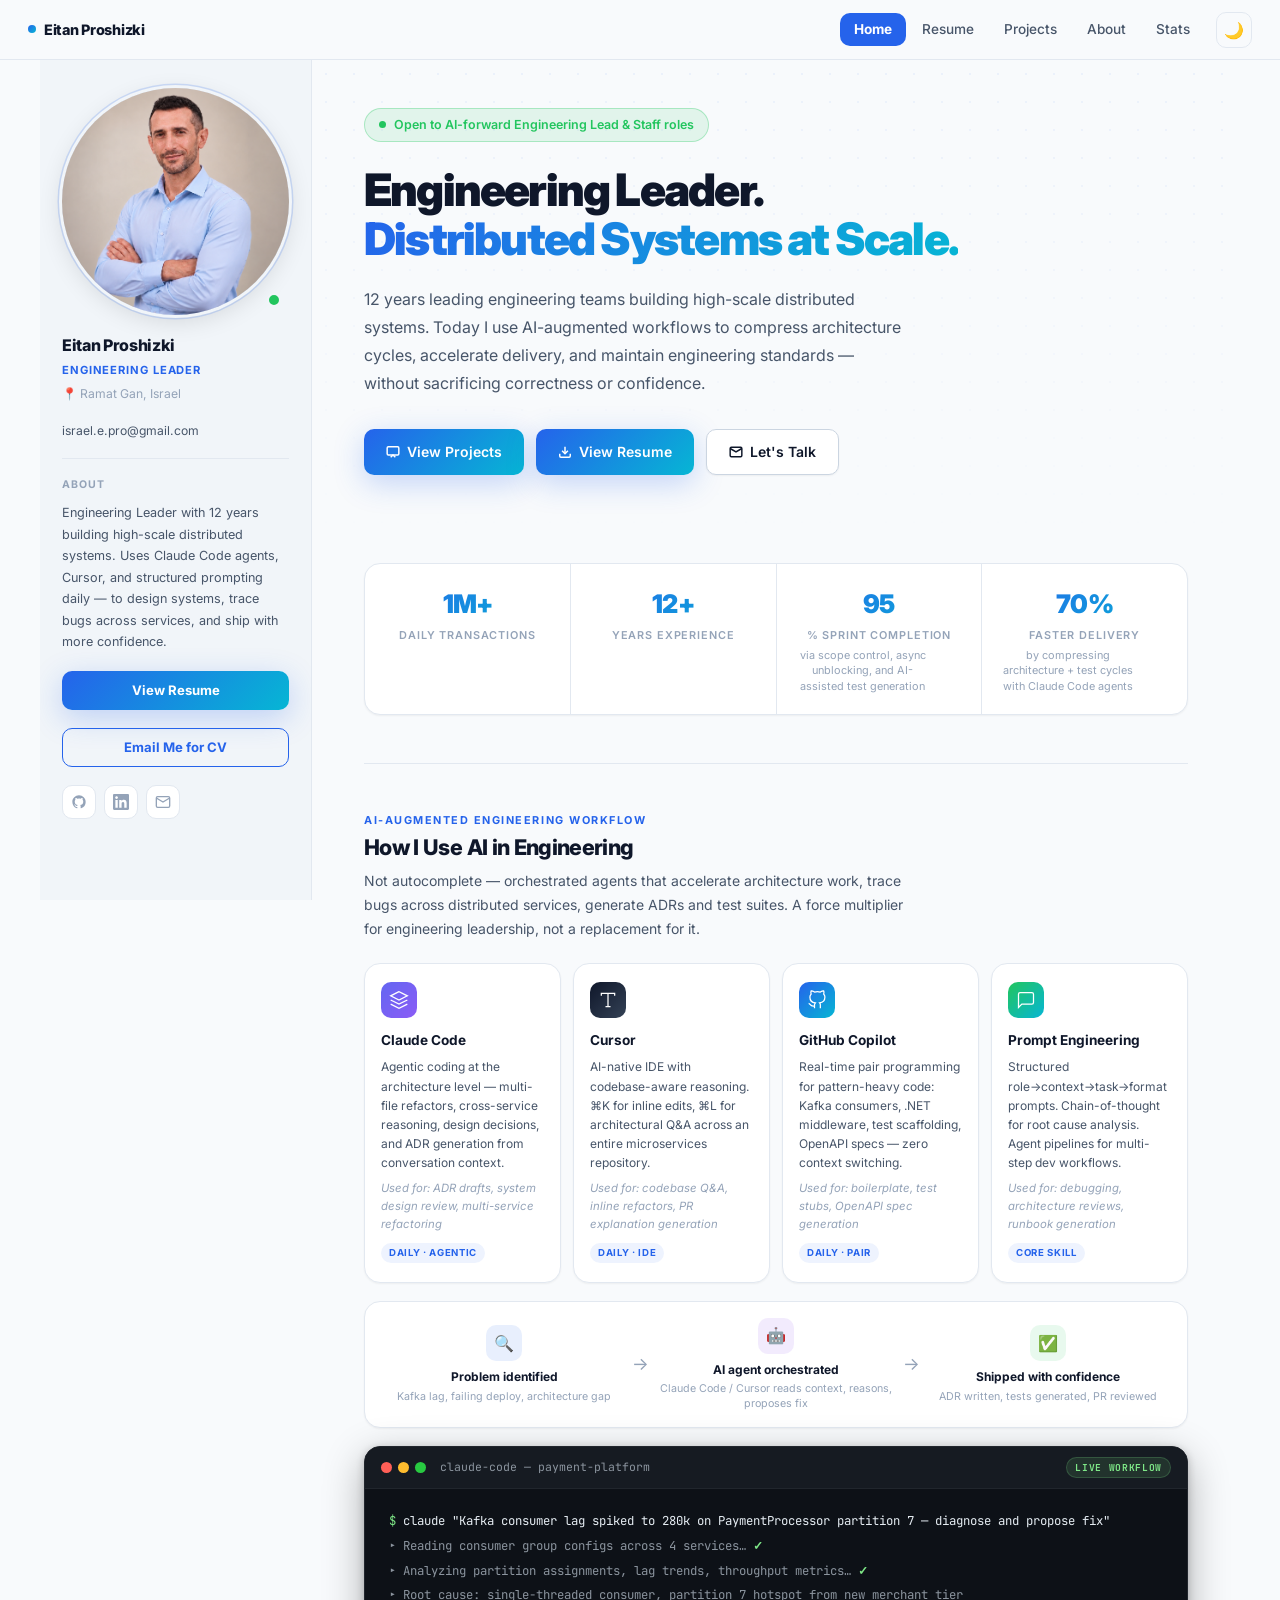
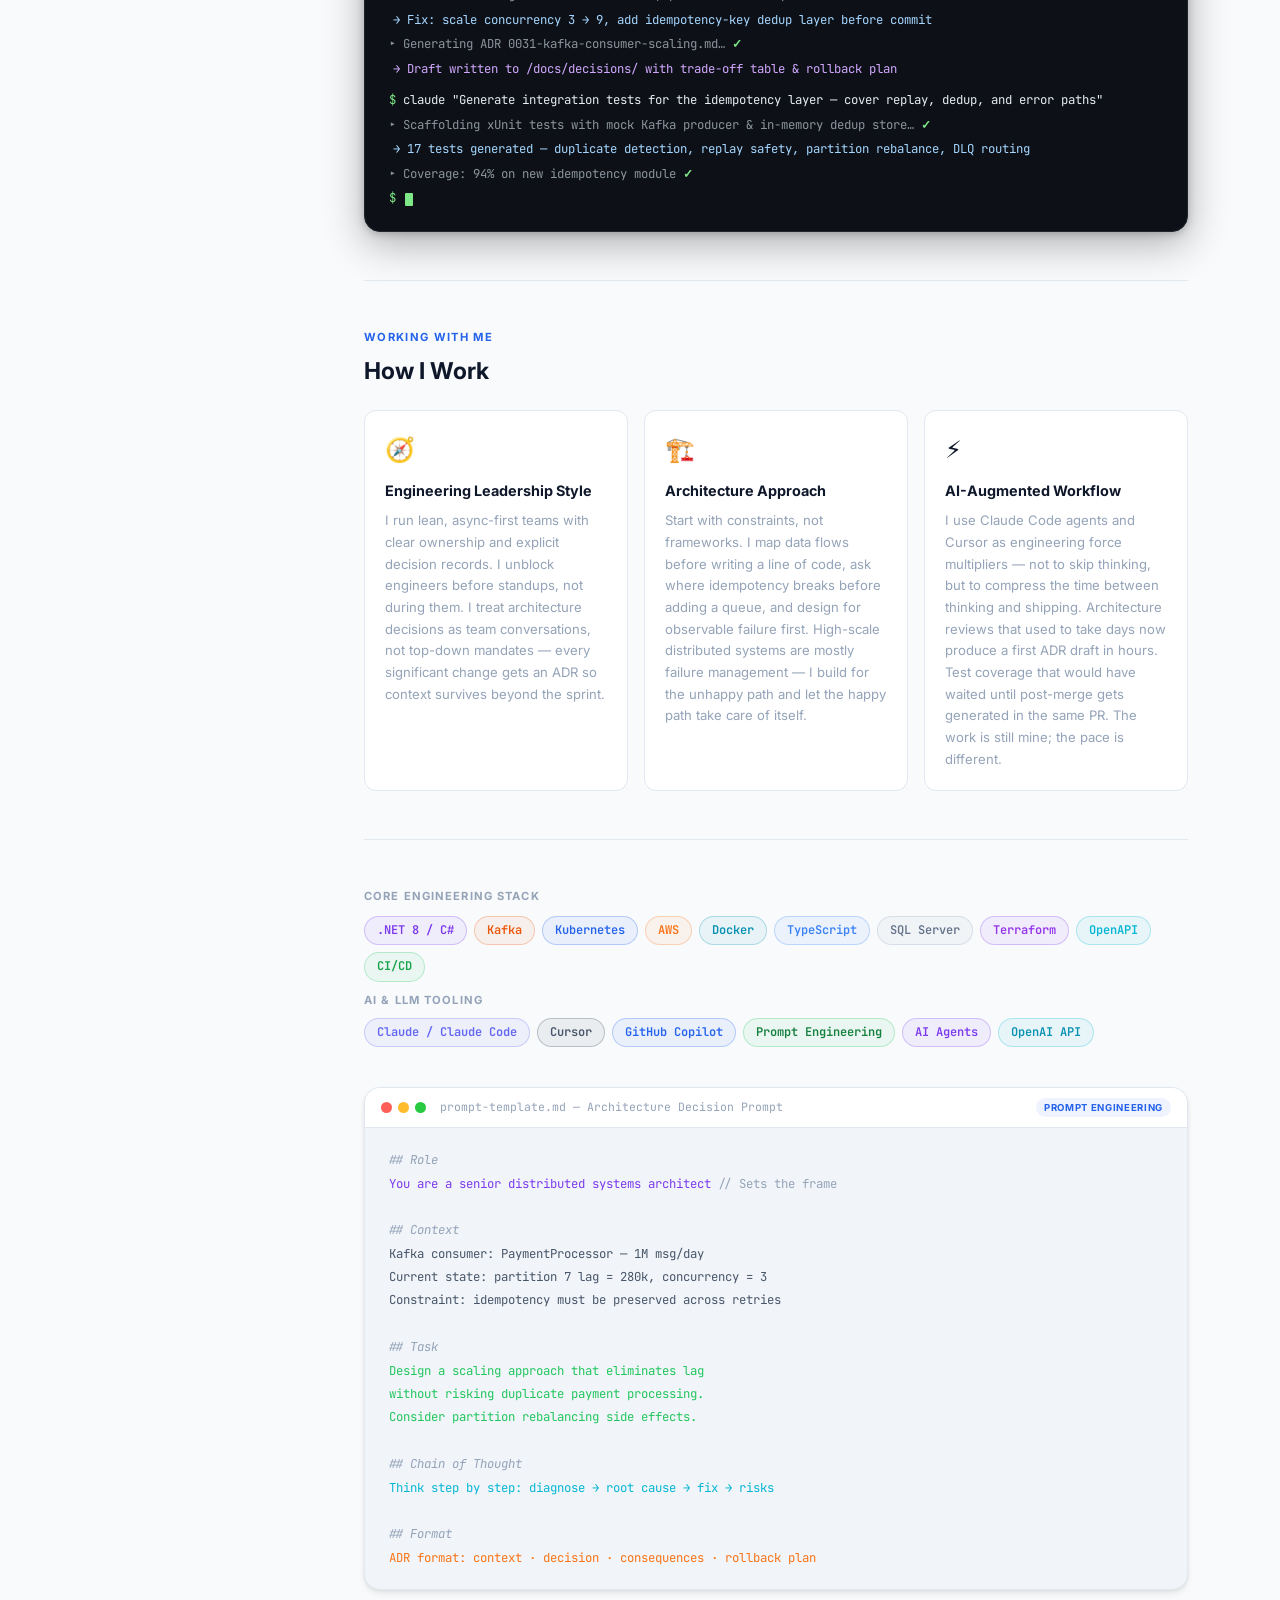
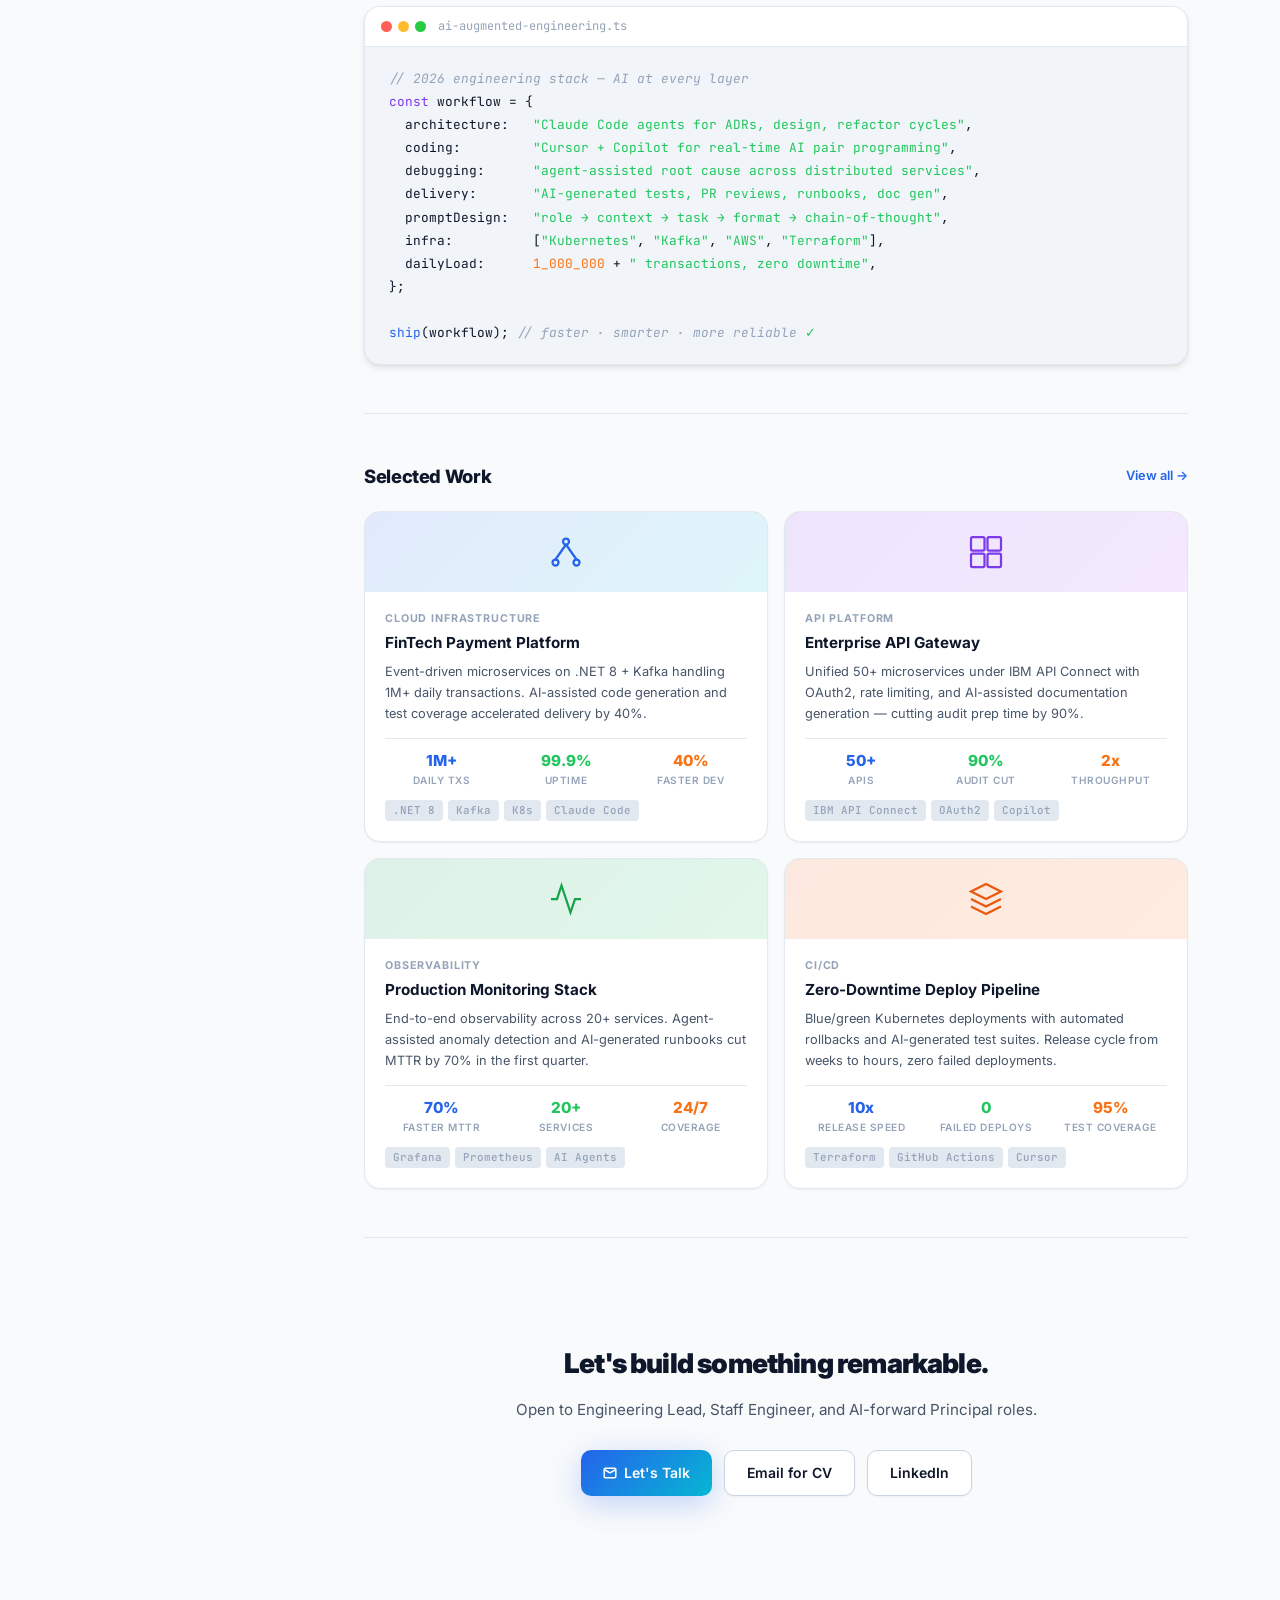
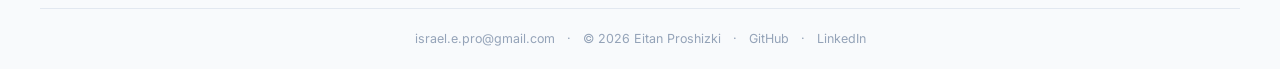
<file: index.html>
<!DOCTYPE html>
<html lang="en" data-theme="light">
<head>
  <meta charset="UTF-8" />
  <meta name="viewport" content="width=device-width, initial-scale=1.0" />
  <title>Eitan Proshizki – Engineering Leader</title>
  <meta name="description" content="Engineering Leader with 12 years building distributed systems at scale. AI-augmented engineering workflows using Claude Code, Cursor, and modern LLM tooling." />
  <meta property="og:title" content="Eitan Proshizki – Engineering Leader" />
  <meta property="og:description" content="12 years of distributed systems at scale. AI-augmented engineering. .NET · Kafka · AWS · Kubernetes." />
  <meta property="og:image" content="https://IsraelEitan.github.io/avatar.png" />
  <meta property="og:url" content="https://IsraelEitan.github.io" />
  <meta property="og:type" content="website" />
  <meta name="twitter:card" content="summary_large_image" />
  <link rel="icon" type="image/svg+xml" href="favicon.svg" />
  <link rel="stylesheet" href="style.css" />
  <script src="main.js" defer></script>
</head>
<body>

<div class="scroll-progress"></div>

<nav class="top-nav">
  <a href="index.html" class="nav-brand">
    <span class="nav-brand-dot"></span>
    Eitan Proshizki
  </a>
  <ul class="nav-links">
    <li><a href="index.html">Home</a></li>
    <li><a href="resume.html">Resume</a></li>
    <li><a href="projects.html">Projects</a></li>
    <li><a href="about.html">About</a></li>
    <li><a href="stats.html">Stats</a></li>
  </ul>
  <button class="theme-toggle" id="theme-toggle" aria-label="Toggle dark mode">🌙</button>
  <button class="mobile-menu-btn" id="mobile-menu-btn" aria-label="Open menu" aria-expanded="false">
    <span></span><span></span><span></span>
  </button>
</nav>
<nav class="mobile-nav" id="mobile-nav">
  <a href="index.html">Home</a>
  <a href="resume.html">Resume</a>
  <a href="projects.html">Projects</a>
  <a href="about.html">About</a>
  <a href="stats.html">Stats</a>
</nav>

<div class="layout">

  <aside class="sidebar">
    <div class="sidebar-avatar-wrap">
      <div class="sidebar-avatar">
        <img src="avatar.png" alt="Eitan Proshizki" />
      </div>
      <div class="sidebar-status" title="Open to opportunities"></div>
    </div>
    <div>
      <div class="sidebar-name">Eitan Proshizki</div>
      <div class="sidebar-role">Engineering Leader</div>
      <div class="sidebar-location">📍 Ramat Gan, Israel</div>
    </div>
    <a href="mailto:israel.e.pro@gmail.com" class="sidebar-email">israel.e.pro@gmail.com</a>
    <div class="sidebar-divider"></div>
    <div>
      <div class="sidebar-label">About</div>
      <p class="sidebar-bio">Engineering Leader with 12 years building high-scale distributed systems. Uses Claude Code agents, Cursor, and structured prompting daily — to design systems, trace bugs across services, and ship with more confidence.</p>
    </div>
    <a href="resume.html" class="sidebar-cta">View Resume</a>
    <a href="mailto:israel.e.pro@gmail.com?subject=CV%20Request" class="sidebar-cta-ghost">Email Me for CV</a>
    <div class="social-links">
      <a href="https://github.com/IsraelEitan" target="_blank" rel="noopener" class="social-link" title="GitHub">
        <svg viewBox="0 0 24 24" fill="currentColor"><path d="M12 2C6.477 2 2 6.484 2 12.017c0 4.425 2.865 8.18 6.839 9.504.5.092.682-.217.682-.483 0-.237-.008-.868-.013-1.703-2.782.605-3.369-1.343-3.369-1.343-.454-1.158-1.11-1.466-1.11-1.466-.908-.62.069-.608.069-.608 1.003.07 1.531 1.032 1.531 1.032.892 1.53 2.341 1.088 2.91.832.092-.647.35-1.088.636-1.338-2.22-.253-4.555-1.113-4.555-4.951 0-1.093.39-1.988 1.029-2.688-.103-.253-.446-1.272.098-2.65 0 0 .84-.27 2.75 1.026A9.564 9.564 0 0112 6.844c.85.004 1.705.115 2.504.337 1.909-1.296 2.747-1.027 2.747-1.027.546 1.379.202 2.398.1 2.651.64.7 1.028 1.595 1.028 2.688 0 3.848-2.339 4.695-4.566 4.943.359.309.678.92.678 1.855 0 1.338-.012 2.419-.012 2.747 0 .268.18.58.688.482A10.019 10.019 0 0022 12.017C22 6.484 17.522 2 12 2z"/></svg>
      </a>
      <a href="https://linkedin.com/in/eitan-pro" target="_blank" rel="noopener" class="social-link" title="LinkedIn">
        <svg viewBox="0 0 24 24" fill="currentColor"><path d="M20.447 20.452h-3.554v-5.569c0-1.328-.027-3.037-1.852-3.037-1.853 0-2.136 1.445-2.136 2.939v5.667H9.351V9h3.414v1.561h.046c.477-.9 1.637-1.85 3.37-1.85 3.601 0 4.267 2.37 4.267 5.455v6.286zM5.337 7.433c-1.144 0-2.063-.926-2.063-2.065 0-1.138.92-2.063 2.063-2.063 1.14 0 2.064.925 2.064 2.063 0 1.139-.925 2.065-2.064 2.065zm1.782 13.019H3.555V9h3.564v11.452zM22.225 0H1.771C.792 0 0 .774 0 1.729v20.542C0 23.227.792 24 1.771 24h20.451C23.2 24 24 23.227 24 22.271V1.729C24 .774 23.2 0 22.222 0h.003z"/></svg>
      </a>
      <a href="mailto:israel.e.pro@gmail.com" class="social-link" title="Email">
        <svg viewBox="0 0 24 24" fill="none" stroke="currentColor" stroke-width="2"><path d="M4 4h16c1.1 0 2 .9 2 2v12c0 1.1-.9 2-2 2H4c-1.1 0-2-.9-2-2V6c0-1.1.9-2 2-2z"/><polyline points="22,6 12,12 2,6"/></svg>
      </a>
    </div>
  </aside>

  <main class="content">

    <section class="hero">
      <div class="hero-bg"></div>
      <div class="hero-inner">

        <div class="available-badge">
          <span class="available-dot"></span>
          Open to AI-forward Engineering Lead &amp; Staff roles
        </div>

        <h1 class="hero-headline">
          Engineering Leader.<br/>
          <span class="gradient-text">Distributed Systems at Scale.</span>
        </h1>

        <p class="hero-sub">
          12 years leading engineering teams building high-scale distributed systems. Today I use
          AI-augmented workflows to compress architecture cycles, accelerate delivery, and maintain
          engineering standards — without sacrificing correctness or confidence.
        </p>

        <div class="hero-ctas">
          <a href="projects.html" class="btn btn-primary">
            <svg width="14" height="14" viewBox="0 0 24 24" fill="none" stroke="currentColor" stroke-width="2.5"><rect x="2" y="3" width="20" height="14" rx="2"/><polyline points="8,21 12,17 16,21"/></svg>
            View Projects
          </a>
          <a href="resume.html" class="btn btn-primary">
            <svg width="14" height="14" viewBox="0 0 24 24" fill="none" stroke="currentColor" stroke-width="2.5"><path d="M21 15v4a2 2 0 0 1-2 2H5a2 2 0 0 1-2-2v-4"/><polyline points="7 10 12 15 17 10"/><line x1="12" y1="15" x2="12" y2="3"/></svg>
            View Resume
          </a>
          <a href="mailto:israel.e.pro@gmail.com" class="btn btn-secondary">
            <svg width="14" height="14" viewBox="0 0 24 24" fill="none" stroke="currentColor" stroke-width="2.5"><path d="M4 4h16c1.1 0 2 .9 2 2v12c0 1.1-.9 2-2 2H4c-1.1 0-2-.9-2-2V6c0-1.1.9-2 2-2z"/><polyline points="22,6 12,12 2,6"/></svg>
            Let's Talk
          </a>
        </div>

      </div>
    </section>

    <div class="stats-row">
      <div class="stat-item">
        <span class="stat-value count-up" data-target="1M+">1M+</span>
        <span class="stat-label">Daily Transactions</span>
      </div>
      <div class="stat-item">
        <span class="stat-value count-up" data-target="12+">12+</span>
        <span class="stat-label">Years Experience</span>
      </div>
      <div class="stat-item">
        <span class="stat-value count-up" data-target="95">95</span>
        <span class="stat-label">% Sprint Completion</span>
        <span class="stat-detail">via scope control, async unblocking, and AI-assisted test generation</span>
      </div>
      <div class="stat-item">
        <span class="stat-value count-up" data-target="70%">70%</span>
        <span class="stat-label">Faster Delivery</span>
        <span class="stat-detail">by compressing architecture + test cycles with Claude Code agents</span>
      </div>
    </div>

    <div class="section-divider"></div>

    <!-- AI Tools Section — Enhanced -->
    <div class="ai-tools-section">
      <div class="ai-tools-eyebrow">AI-augmented engineering workflow</div>
      <div class="ai-tools-title">How I Use AI in Engineering</div>
      <div class="ai-tools-subtitle">Not autocomplete — orchestrated agents that accelerate architecture work, trace bugs across distributed services, generate ADRs and test suites. A force multiplier for engineering leadership, not a replacement for it.</div>

      <div class="ai-tools-grid">
        <div class="ai-tool-card">
          <div class="ai-tool-icon ai-icon-claude">
            <svg viewBox="0 0 24 24" fill="none" stroke="currentColor" stroke-width="1.5" width="20" height="20"><path d="M12 2L2 7l10 5 10-5-10-5z"/><path d="M2 17l10 5 10-5"/><path d="M2 12l10 5 10-5"/></svg>
          </div>
          <div class="ai-tool-name">Claude Code</div>
          <div class="ai-tool-desc">Agentic coding at the architecture level — multi-file refactors, cross-service reasoning, design decisions, and ADR generation from conversation context.</div>
          <div class="ai-tool-use">Used for: ADR drafts, system design review, multi-service refactoring</div>
          <span class="ai-tool-badge">Daily · Agentic</span>
        </div>
        <div class="ai-tool-card">
          <div class="ai-tool-icon ai-icon-cursor">
            <svg viewBox="0 0 24 24" fill="none" stroke="currentColor" stroke-width="1.5" width="20" height="20"><polyline points="4 7 4 4 20 4 20 7"/><line x1="9" y1="20" x2="15" y2="20"/><line x1="12" y1="4" x2="12" y2="20"/></svg>
          </div>
          <div class="ai-tool-name">Cursor</div>
          <div class="ai-tool-desc">AI-native IDE with codebase-aware reasoning. ⌘K for inline edits, ⌘L for architectural Q&amp;A across an entire microservices repository.</div>
          <div class="ai-tool-use">Used for: codebase Q&amp;A, inline refactors, PR explanation generation</div>
          <span class="ai-tool-badge">Daily · IDE</span>
        </div>
        <div class="ai-tool-card">
          <div class="ai-tool-icon ai-icon-copilot">
            <svg viewBox="0 0 24 24" fill="none" stroke="currentColor" stroke-width="1.5" width="20" height="20"><path d="M9 19c-5 1.5-5-2.5-7-3m14 6v-3.87a3.37 3.37 0 0 0-.94-2.61c3.14-.35 6.44-1.54 6.44-7A5.44 5.44 0 0 0 20 4.77 5.07 5.07 0 0 0 19.91 1S18.73.65 16 2.48a13.38 13.38 0 0 0-7 0C6.27.65 5.09 1 5.09 1A5.07 5.07 0 0 0 5 4.77a5.44 5.44 0 0 0-1.5 3.78c0 5.42 3.3 6.61 6.44 7A3.37 3.37 0 0 0 9 18.13V22"/></svg>
          </div>
          <div class="ai-tool-name">GitHub Copilot</div>
          <div class="ai-tool-desc">Real-time pair programming for pattern-heavy code: Kafka consumers, .NET middleware, test scaffolding, OpenAPI specs — zero context switching.</div>
          <div class="ai-tool-use">Used for: boilerplate, test stubs, OpenAPI spec generation</div>
          <span class="ai-tool-badge">Daily · Pair</span>
        </div>
        <div class="ai-tool-card">
          <div class="ai-tool-icon ai-icon-prompt">
            <svg viewBox="0 0 24 24" fill="none" stroke="currentColor" stroke-width="1.5" width="20" height="20"><path d="M21 15a2 2 0 0 1-2 2H7l-4 4V5a2 2 0 0 1 2-2h14a2 2 0 0 1 2 2z"/></svg>
          </div>
          <div class="ai-tool-name">Prompt Engineering</div>
          <div class="ai-tool-desc">Structured role→context→task→format prompts. Chain-of-thought for root cause analysis. Agent pipelines for multi-step dev workflows.</div>
          <div class="ai-tool-use">Used for: debugging, architecture reviews, runbook generation</div>
          <span class="ai-tool-badge">Core skill</span>
        </div>
      </div>

      <!-- AI Workflow: Problem → AI → Result -->
      <div class="ai-workflow-row">
        <div class="ai-workflow-step">
          <div class="ai-workflow-step-icon ai-workflow-step-icon-blue">🔍</div>
          <div class="ai-workflow-step-name">Problem identified</div>
          <div class="ai-workflow-step-desc">Kafka lag, failing deploy, architecture gap</div>
        </div>
        <div class="ai-workflow-arrow">→</div>
        <div class="ai-workflow-step">
          <div class="ai-workflow-step-icon ai-workflow-step-icon-purple">🤖</div>
          <div class="ai-workflow-step-name">AI agent orchestrated</div>
          <div class="ai-workflow-step-desc">Claude Code / Cursor reads context, reasons, proposes fix</div>
        </div>
        <div class="ai-workflow-arrow">→</div>
        <div class="ai-workflow-step">
          <div class="ai-workflow-step-icon ai-workflow-step-icon-green">✅</div>
          <div class="ai-workflow-step-name">Shipped with confidence</div>
          <div class="ai-workflow-step-desc">ADR written, tests generated, PR reviewed</div>
        </div>
      </div>

      <!-- Animated Claude Code Terminal -->
      <div class="ai-terminal">
        <div class="ai-terminal-bar">
          <span class="ai-terminal-dot ai-terminal-dot-r"></span>
          <span class="ai-terminal-dot ai-terminal-dot-y"></span>
          <span class="ai-terminal-dot ai-terminal-dot-g"></span>
          <span class="ai-terminal-title">claude-code — payment-platform</span>
          <span class="ai-terminal-badge">Live workflow</span>
        </div>
        <div class="ai-terminal-body">
          <div><span class="ai-t-prompt">$</span> <span class="ai-t-cmd">claude "Kafka consumer lag spiked to 280k on PaymentProcessor partition 7 — diagnose and propose fix"</span></div>
          <div><span class="ai-t-step">▸ Reading consumer group configs across 4 services…</span> <span class="ai-t-ok">✓</span></div>
          <div><span class="ai-t-step">▸ Analyzing partition assignments, lag trends, throughput metrics…</span> <span class="ai-t-ok">✓</span></div>
          <div><span class="ai-t-step">▸ Root cause: single-threaded consumer, partition 7 hotspot from new merchant tier</span></div>
          <div><span class="ai-t-result">→ Fix: scale concurrency 3 → 9, add idempotency-key dedup layer before commit</span></div>
          <div><span class="ai-t-step">▸ Generating ADR 0031-kafka-consumer-scaling.md…</span> <span class="ai-t-ok">✓</span></div>
          <div><span class="ai-t-accent">→ Draft written to /docs/decisions/ with trade-off table &amp; rollback plan</span></div>
          <div class="ai-t-blank"></div>
          <div><span class="ai-t-prompt">$</span> <span class="ai-t-cmd">claude "Generate integration tests for the idempotency layer — cover replay, dedup, and error paths"</span></div>
          <div><span class="ai-t-step">▸ Scaffolding xUnit tests with mock Kafka producer &amp; in-memory dedup store…</span> <span class="ai-t-ok">✓</span></div>
          <div><span class="ai-t-result">→ 17 tests generated — duplicate detection, replay safety, partition rebalance, DLQ routing</span></div>
          <div><span class="ai-t-step">▸ Coverage: 94% on new idempotency module</span> <span class="ai-t-ok">✓</span></div>
          <div><span class="ai-t-prompt">$</span> <span class="ai-t-cursor"></span></div>
        </div>
      </div>

    </div>

    <div class="section-divider"></div>

    <div class="how-i-work-section">
      <div class="how-i-work-eyebrow">Working with me</div>
      <div class="how-i-work-title">How I Work</div>
      <div class="how-i-work-grid">

        <div class="how-i-work-card">
          <div class="how-i-work-icon">🧭</div>
          <div class="how-i-work-card-title">Engineering Leadership Style</div>
          <div class="how-i-work-card-body">I run lean, async-first teams with clear ownership and explicit decision records. I unblock engineers before standups, not during them. I treat architecture decisions as team conversations, not top-down mandates — every significant change gets an ADR so context survives beyond the sprint.</div>
        </div>

        <div class="how-i-work-card">
          <div class="how-i-work-icon">🏗️</div>
          <div class="how-i-work-card-title">Architecture Approach</div>
          <div class="how-i-work-card-body">Start with constraints, not frameworks. I map data flows before writing a line of code, ask where idempotency breaks before adding a queue, and design for observable failure first. High-scale distributed systems are mostly failure management — I build for the unhappy path and let the happy path take care of itself.</div>
        </div>

        <div class="how-i-work-card">
          <div class="how-i-work-icon">⚡</div>
          <div class="how-i-work-card-title">AI-Augmented Workflow</div>
          <div class="how-i-work-card-body">I use Claude Code agents and Cursor as engineering force multipliers — not to skip thinking, but to compress the time between thinking and shipping. Architecture reviews that used to take days now produce a first ADR draft in hours. Test coverage that would have waited until post-merge gets generated in the same PR. The work is still mine; the pace is different.</div>
        </div>

      </div>
    </div>

    <div class="section-divider"></div>

    <div class="tech-section">
      <div class="tech-section-label">Core engineering stack</div>
      <div class="tech-pills">
        <span class="tech-pill pill-dotnet">.NET 8 / C#</span>
        <span class="tech-pill pill-kafka">Kafka</span>
        <span class="tech-pill pill-k8s">Kubernetes</span>
        <span class="tech-pill pill-aws">AWS</span>
        <span class="tech-pill pill-docker">Docker</span>
        <span class="tech-pill pill-ts">TypeScript</span>
        <span class="tech-pill pill-sql">SQL Server</span>
        <span class="tech-pill pill-tf">Terraform</span>
        <span class="tech-pill pill-api">OpenAPI</span>
        <span class="tech-pill pill-ci">CI/CD</span>
      </div>
      <div style="margin-top:10px;">
        <div class="tech-section-label" style="margin-bottom:8px;">AI &amp; LLM tooling</div>
        <div class="tech-pills">
          <span class="tech-pill pill-ai-claude">Claude / Claude Code</span>
          <span class="tech-pill pill-ai-cursor">Cursor</span>
          <span class="tech-pill pill-ai-copilot">GitHub Copilot</span>
          <span class="tech-pill pill-ai-prompt">Prompt Engineering</span>
          <span class="tech-pill pill-ai-agents">AI Agents</span>
          <span class="tech-pill pill-ai-openai">OpenAI API</span>
        </div>
      </div>
    </div>

    <!-- Prompt Engineering Showcase -->
    <div class="prompt-showcase">
      <div class="prompt-showcase-bar">
        <span class="code-dot code-dot-r"></span>
        <span class="code-dot code-dot-y"></span>
        <span class="code-dot code-dot-g"></span>
        <span class="prompt-showcase-title">prompt-template.md — Architecture Decision Prompt</span>
        <span class="prompt-showcase-tag">Prompt Engineering</span>
      </div>
      <div class="prompt-showcase-body">
        <div><span class="ps-label">## Role</span></div>
        <div><span class="ps-role">You are a senior distributed systems architect</span> <span class="ps-comment">// Sets the frame</span></div>
        <div>&nbsp;</div>
        <div><span class="ps-label">## Context</span></div>
        <div><span class="ps-ctx">Kafka consumer: PaymentProcessor — 1M msg/day</span></div>
        <div><span class="ps-ctx">Current state: partition 7 lag = 280k, concurrency = 3</span></div>
        <div><span class="ps-ctx">Constraint: idempotency must be preserved across retries</span></div>
        <div>&nbsp;</div>
        <div><span class="ps-label">## Task</span></div>
        <div><span class="ps-task">Design a scaling approach that eliminates lag</span></div>
        <div><span class="ps-task">without risking duplicate payment processing.</span></div>
        <div><span class="ps-task">Consider partition rebalancing side effects.</span></div>
        <div>&nbsp;</div>
        <div><span class="ps-label">## Chain of Thought</span></div>
        <div><span class="ps-cot">Think step by step: diagnose → root cause → fix → risks</span></div>
        <div>&nbsp;</div>
        <div><span class="ps-label">## Format</span></div>
        <div><span class="ps-format">ADR format: context · decision · consequences · rollback plan</span></div>
      </div>
    </div>

    <!-- AI-aware code card -->
    <div class="code-card" style="margin-top:16px;">
      <div class="code-card-header">
        <span class="code-dot code-dot-r"></span>
        <span class="code-dot code-dot-y"></span>
        <span class="code-dot code-dot-g"></span>
        <span class="code-filename">ai-augmented-engineering.ts</span>
      </div>
      <pre><span class="code-comment">// 2026 engineering stack — AI at every layer</span>
<span class="code-key">const</span> workflow = {
  architecture:   <span class="code-str">"Claude Code agents for ADRs, design, refactor cycles"</span>,
  coding:         <span class="code-str">"Cursor + Copilot for real-time AI pair programming"</span>,
  debugging:      <span class="code-str">"agent-assisted root cause across distributed services"</span>,
  delivery:       <span class="code-str">"AI-generated tests, PR reviews, runbooks, doc gen"</span>,
  promptDesign:   <span class="code-str">"role → context → task → format → chain-of-thought"</span>,
  infra:          [<span class="code-str">"Kubernetes"</span>, <span class="code-str">"Kafka"</span>, <span class="code-str">"AWS"</span>, <span class="code-str">"Terraform"</span>],
  dailyLoad:      <span class="code-num">1_000_000</span> + <span class="code-str">" transactions, zero downtime"</span>,
};

<span class="code-fn">ship</span>(workflow); <span class="code-comment">// faster · smarter · more reliable</span> <span class="code-ok">✓</span></pre>
    </div>

    <div class="section-divider"></div>

    <div>
      <div class="section-header">
        <h2 class="section-title">Selected Work</h2>
        <a href="projects.html" class="section-link">View all →</a>
      </div>
      <div class="projects-grid">

        <div class="project-card">
          <div class="project-card-top project-top-blue">
            <svg viewBox="0 0 24 24" fill="none" stroke="#2563EB" stroke-width="1.5" style="width:36px;height:36px"><circle cx="12" cy="5" r="2"/><circle cx="5" cy="19" r="2"/><circle cx="19" cy="19" r="2"/><line x1="12" y1="7" x2="5" y2="17"/><line x1="12" y1="7" x2="19" y2="17"/></svg>
          </div>
          <div class="project-card-body">
            <div class="project-tag">Cloud Infrastructure</div>
            <div class="project-name">FinTech Payment Platform</div>
            <div class="project-desc">Event-driven microservices on .NET 8 + Kafka handling 1M+ daily transactions. AI-assisted code generation and test coverage accelerated delivery by 40%.</div>
            <div class="project-metrics">
              <div class="metric metric-blue"><span class="metric-value">1M+</span><span class="metric-label">Daily TXs</span></div>
              <div class="metric metric-green"><span class="metric-value">99.9%</span><span class="metric-label">Uptime</span></div>
              <div class="metric metric-orange"><span class="metric-value">40%</span><span class="metric-label">Faster Dev</span></div>
            </div>
            <div class="project-tech-tags">
              <span class="project-tech-tag">.NET 8</span><span class="project-tech-tag">Kafka</span><span class="project-tech-tag">K8s</span><span class="project-tech-tag">Claude Code</span>
            </div>
          </div>
        </div>

        <div class="project-card">
          <div class="project-card-top project-top-purple">
            <svg viewBox="0 0 24 24" fill="none" stroke="#7C3AED" stroke-width="1.5" style="width:36px;height:36px"><rect x="2" y="2" width="9" height="9" rx="1"/><rect x="13" y="2" width="9" height="9" rx="1"/><rect x="2" y="13" width="9" height="9" rx="1"/><rect x="13" y="13" width="9" height="9" rx="1"/></svg>
          </div>
          <div class="project-card-body">
            <div class="project-tag">API Platform</div>
            <div class="project-name">Enterprise API Gateway</div>
            <div class="project-desc">Unified 50+ microservices under IBM API Connect with OAuth2, rate limiting, and AI-assisted documentation generation — cutting audit prep time by 90%.</div>
            <div class="project-metrics">
              <div class="metric metric-blue"><span class="metric-value">50+</span><span class="metric-label">APIs</span></div>
              <div class="metric metric-green"><span class="metric-value">90%</span><span class="metric-label">Audit Cut</span></div>
              <div class="metric metric-orange"><span class="metric-value">2x</span><span class="metric-label">Throughput</span></div>
            </div>
            <div class="project-tech-tags">
              <span class="project-tech-tag">IBM API Connect</span><span class="project-tech-tag">OAuth2</span><span class="project-tech-tag">Copilot</span>
            </div>
          </div>
        </div>

        <div class="project-card">
          <div class="project-card-top project-top-green">
            <svg viewBox="0 0 24 24" fill="none" stroke="#16A34A" stroke-width="1.5" style="width:36px;height:36px"><polyline points="22 12 18 12 15 21 9 3 6 12 2 12"/></svg>
          </div>
          <div class="project-card-body">
            <div class="project-tag">Observability</div>
            <div class="project-name">Production Monitoring Stack</div>
            <div class="project-desc">End-to-end observability across 20+ services. Agent-assisted anomaly detection and AI-generated runbooks cut MTTR by 70% in the first quarter.</div>
            <div class="project-metrics">
              <div class="metric metric-blue"><span class="metric-value">70%</span><span class="metric-label">Faster MTTR</span></div>
              <div class="metric metric-green"><span class="metric-value">20+</span><span class="metric-label">Services</span></div>
              <div class="metric metric-orange"><span class="metric-value">24/7</span><span class="metric-label">Coverage</span></div>
            </div>
            <div class="project-tech-tags">
              <span class="project-tech-tag">Grafana</span><span class="project-tech-tag">Prometheus</span><span class="project-tech-tag">AI Agents</span>
            </div>
          </div>
        </div>

        <div class="project-card">
          <div class="project-card-top project-top-orange">
            <svg viewBox="0 0 24 24" fill="none" stroke="#EA580C" stroke-width="1.5" style="width:36px;height:36px"><path d="M12 2L2 7l10 5 10-5-10-5z"/><path d="M2 17l10 5 10-5"/><path d="M2 12l10 5 10-5"/></svg>
          </div>
          <div class="project-card-body">
            <div class="project-tag">CI/CD</div>
            <div class="project-name">Zero-Downtime Deploy Pipeline</div>
            <div class="project-desc">Blue/green Kubernetes deployments with automated rollbacks and AI-generated test suites. Release cycle from weeks to hours, zero failed deployments.</div>
            <div class="project-metrics">
              <div class="metric metric-blue"><span class="metric-value">10x</span><span class="metric-label">Release Speed</span></div>
              <div class="metric metric-green"><span class="metric-value">0</span><span class="metric-label">Failed Deploys</span></div>
              <div class="metric metric-orange"><span class="metric-value">95%</span><span class="metric-label">Test Coverage</span></div>
            </div>
            <div class="project-tech-tags">
              <span class="project-tech-tag">Terraform</span><span class="project-tech-tag">GitHub Actions</span><span class="project-tech-tag">Cursor</span>
            </div>
          </div>
        </div>

      </div>
    </div>

    <div class="section-divider"></div>

    <div class="home-cta-block">
      <h2 class="home-cta-title">Let's build something remarkable.</h2>
      <p class="home-cta-sub">Open to Engineering Lead, Staff Engineer, and AI-forward Principal roles.</p>
      <div class="home-cta-btns">
        <a href="mailto:israel.e.pro@gmail.com" class="btn btn-primary">
          <svg width="14" height="14" viewBox="0 0 24 24" fill="none" stroke="currentColor" stroke-width="2.5"><path d="M4 4h16c1.1 0 2 .9 2 2v12c0 1.1-.9 2-2 2H4c-1.1 0-2-.9-2-2V6c0-1.1.9-2 2-2z"/><polyline points="22,6 12,12 2,6"/></svg>
          Let's Talk
        </a>
        <a href="mailto:israel.e.pro@gmail.com?subject=CV%20Request" class="btn btn-secondary">Email for CV</a>
        <a href="https://linkedin.com/in/eitan-pro" target="_blank" rel="noopener" class="btn btn-secondary">LinkedIn</a>
      </div>
    </div>

  </main>
</div>

<footer class="site-footer">
  <span>israel.e.pro@gmail.com</span>
  <span>·</span>
  <span>© <span class="current-year">2026</span> Eitan Proshizki</span>
  <span>·</span>
  <a href="https://github.com/IsraelEitan" target="_blank" rel="noopener">GitHub</a>
  <span>·</span>
  <a href="https://linkedin.com/in/eitan-pro" target="_blank" rel="noopener">LinkedIn</a>
</footer>

</body>
</html>
</file>
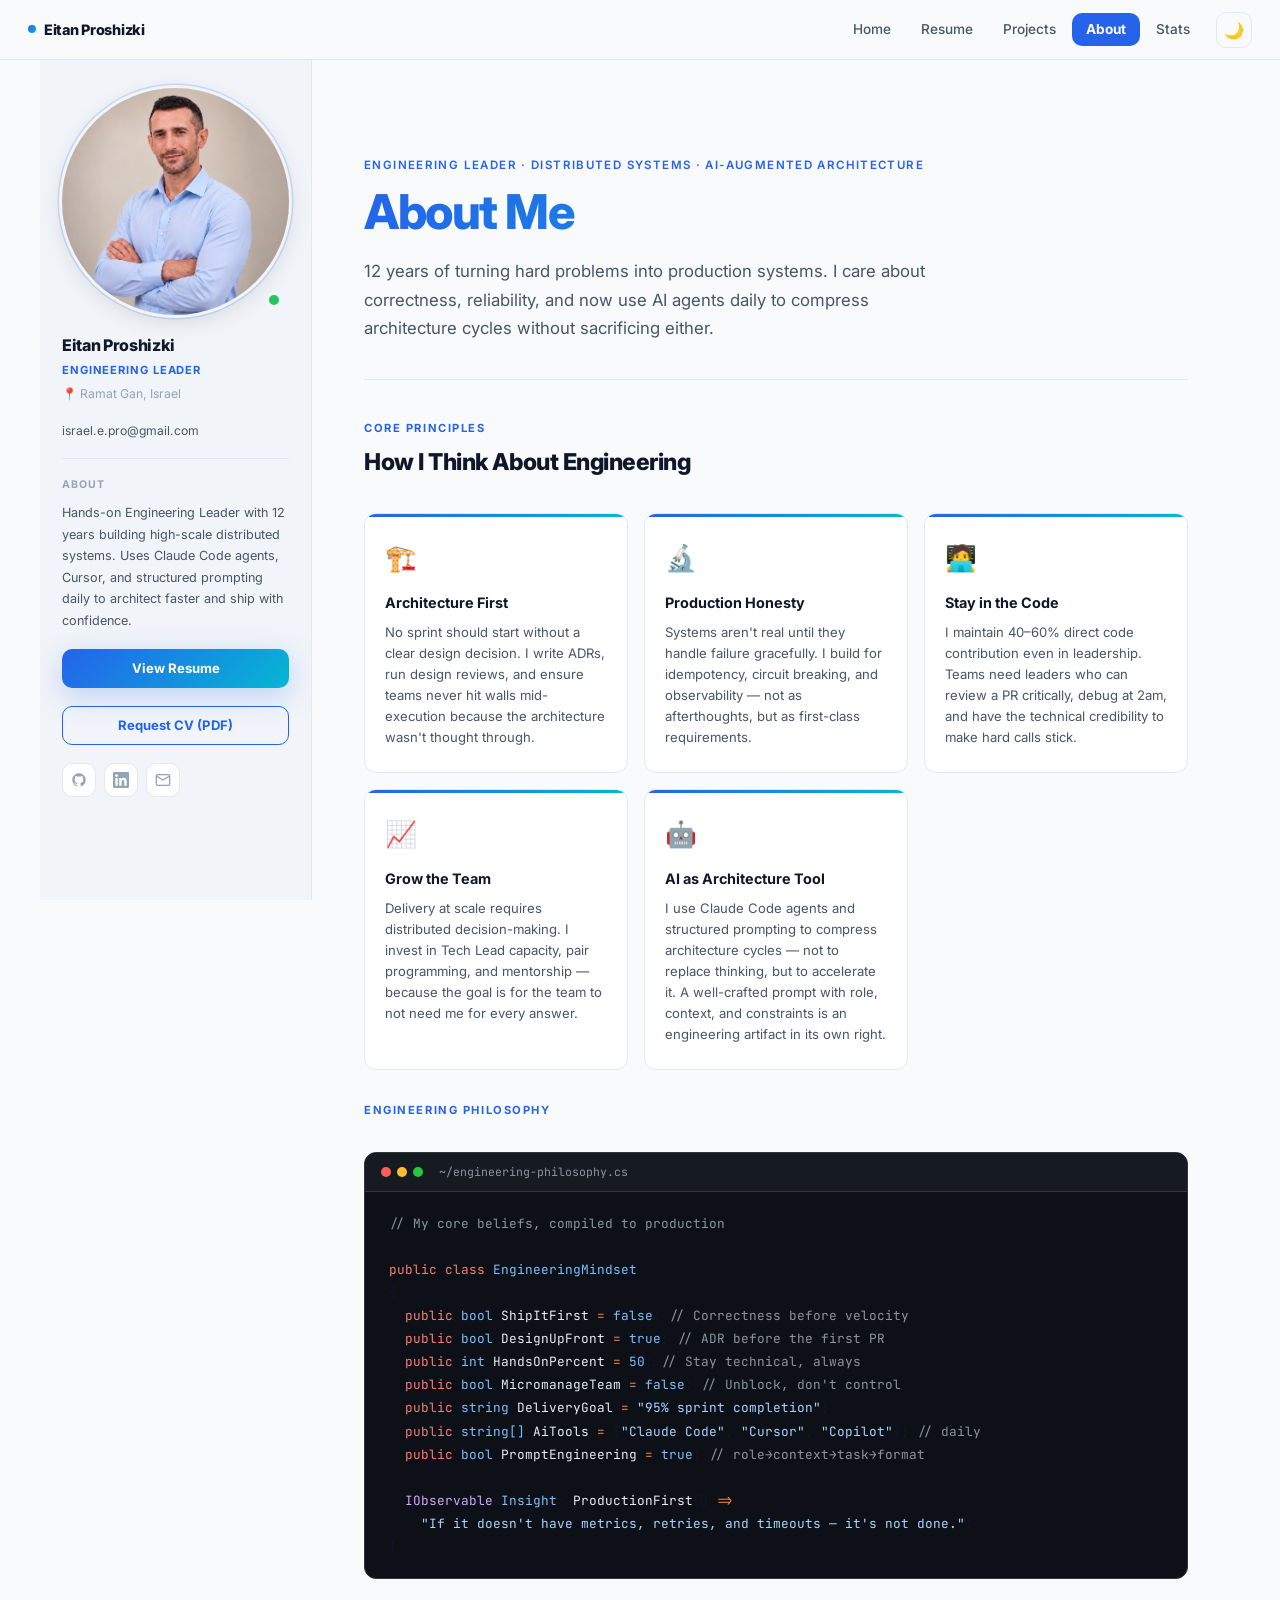
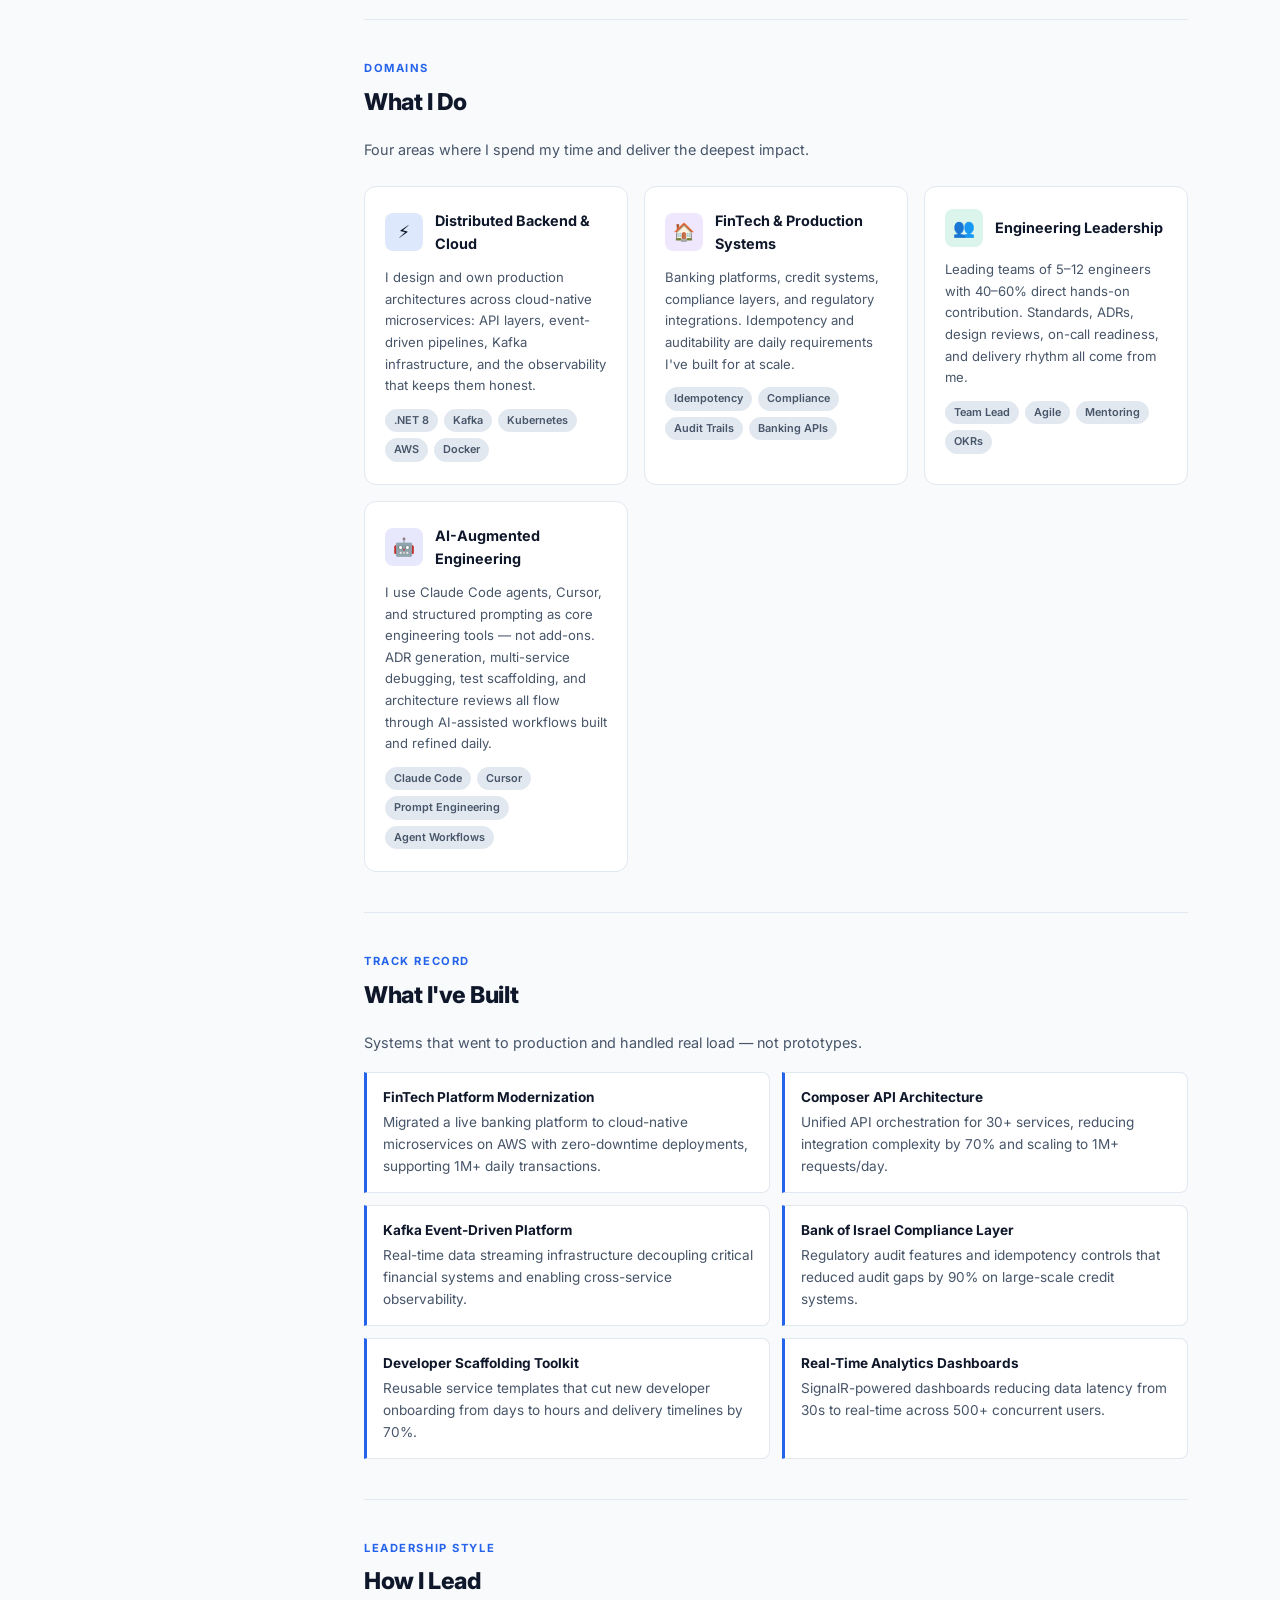
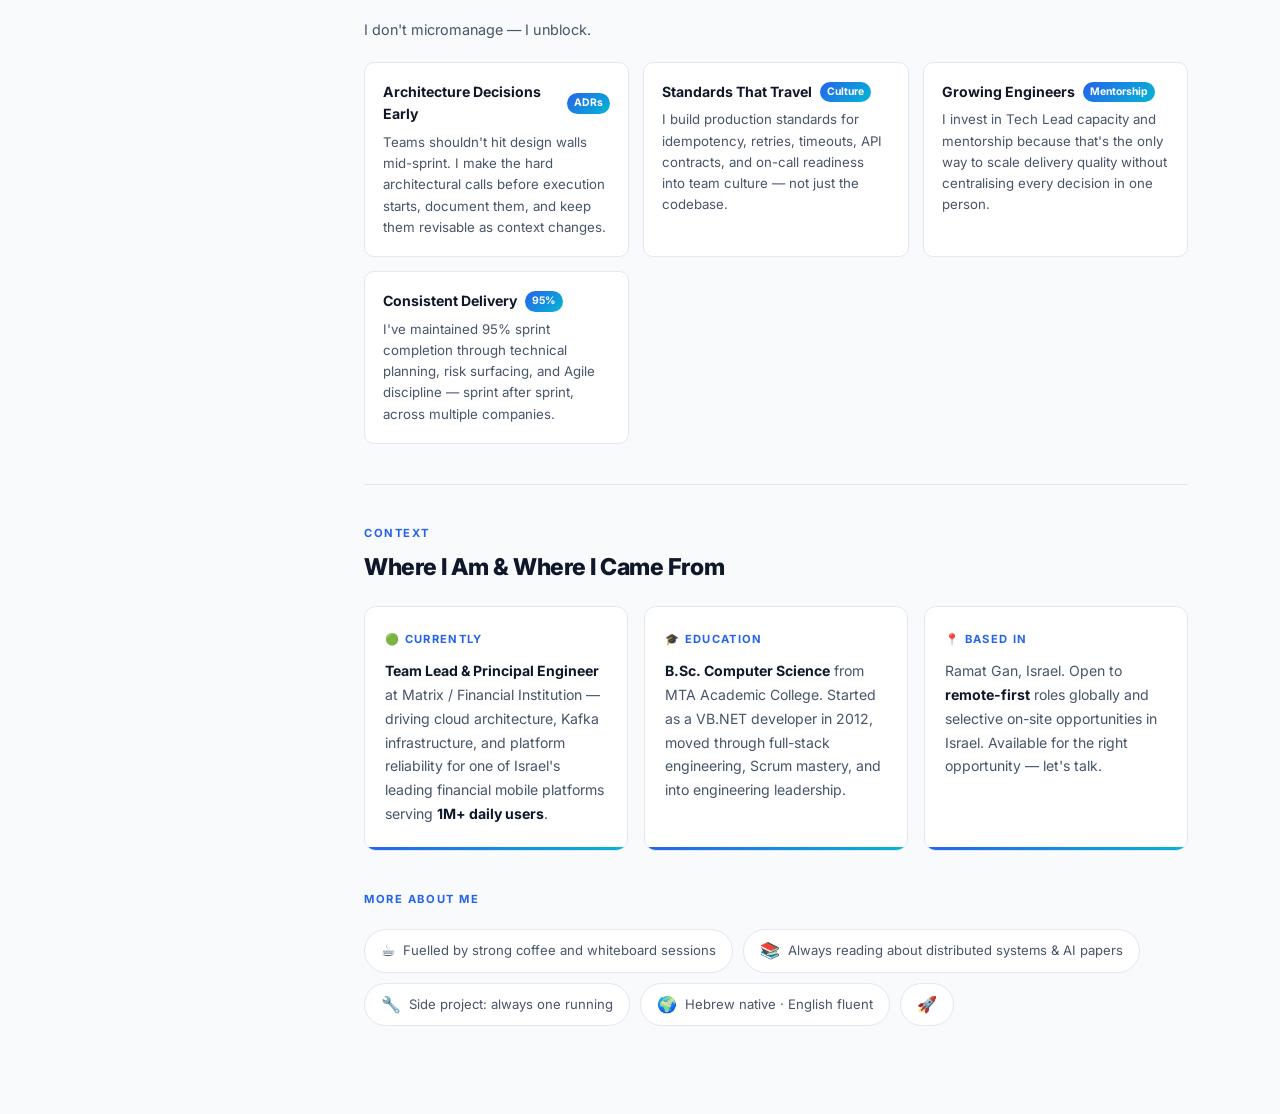
<file: about.html>
<!DOCTYPE html>
<html lang="en" data-theme="light">
<head>
  <meta charset="UTF-8" />
  <meta name="viewport" content="width=device-width, initial-scale=1.0" />
  <title>About – Eitan Proshizki</title>
  <meta name="description" content="About Eitan Proshizki — Engineering Leader, hands-on builder, AI-augmented architect." />
  <meta property="og:title" content="About – Eitan Proshizki" />
  <meta property="og:description" content="About Eitan Proshizki — Engineering Leader, hands-on builder, AI-augmented architect." />
  <meta property="og:image" content="https://IsraelEitan.github.io/avatar.png" />
  <meta property="og:url" content="https://IsraelEitan.github.io/about.html" />
  <meta property="og:type" content="website" />
  <meta name="twitter:card" content="summary_large_image" />
  <link rel="icon" type="image/svg+xml" href="favicon.svg" />
  <link rel="stylesheet" href="style.css" />
  <script src="main.js" defer></script>
  <style>
    .about-hero{padding:48px 0 36px;border-bottom:1px solid var(--border);margin-bottom:40px}
    .about-hero-label{font-size:.72rem;font-weight:600;letter-spacing:.12em;text-transform:uppercase;color:var(--accent);margin-bottom:12px}
    .about-hero-title{font-size:clamp(2rem,4vw,3rem);font-weight:800;line-height:1.1;margin-bottom:18px;letter-spacing:-.03em}
    .about-hero-subtitle{font-size:1.05rem;color:var(--text-secondary);max-width:580px;line-height:1.7}
    .principles-grid{display:grid;grid-template-columns:repeat(auto-fit,minmax(220px,1fr));gap:16px;margin:32px 0}
    .principle-card{background:var(--bg-card);border:1px solid var(--border);border-radius:12px;padding:24px 20px;position:relative;overflow:hidden;transition:transform .2s,box-shadow .2s}
    .principle-card::before{content:'';position:absolute;top:0;left:0;right:0;height:3px;background:var(--gradient)}
    .principle-card:hover{transform:translateY(-3px);box-shadow:0 12px 32px rgba(37,99,235,.12)}
    .principle-icon{font-size:1.6rem;margin-bottom:12px;display:block}
    .principle-title{font-size:.9rem;font-weight:700;color:var(--text-primary);margin-bottom:8px}
    .principle-text{font-size:.82rem;color:var(--text-secondary);line-height:1.6}
    .philosophy-card{background:#0D1117;border:1px solid #30363D;border-radius:12px;overflow:hidden;margin:32px 0;font-family:'JetBrains Mono','Fira Code',monospace;font-size:.8rem}
    .philosophy-card-bar{background:#161B22;border-bottom:1px solid #30363D;padding:10px 16px;display:flex;align-items:center;gap:8px}
    .philosophy-dots{display:flex;gap:6px}
    .philosophy-dots span{width:10px;height:10px;border-radius:50%}
    .philosophy-dots .d1{background:#FF5F57}
    .philosophy-dots .d2{background:#FFBD2E}
    .philosophy-dots .d3{background:#28C840}
    .philosophy-file{font-size:.72rem;color:#8B949E;margin-left:8px}
    .philosophy-body{padding:20px 24px;line-height:1.8}
    .syn-comment{color:#8B949E}.syn-keyword{color:#FF7B72}.syn-type{color:#79C0FF}
    .syn-string{color:#A5D6FF}.syn-fn{color:#D2A8FF}.syn-val{color:#79C0FF}
    .syn-op{color:#F0883E}.syn-plain{color:#E6EDF3}
    .about-section-label{font-size:.7rem;font-weight:700;letter-spacing:.14em;text-transform:uppercase;color:var(--accent);margin-bottom:6px}
    .about-section-h2{font-size:1.45rem;font-weight:800;color:var(--text-primary);margin-bottom:16px;letter-spacing:-.02em}
    .about-section-text{font-size:.9rem;color:var(--text-secondary);line-height:1.75;margin-bottom:12px}
    .domain-grid{display:grid;grid-template-columns:repeat(auto-fit,minmax(260px,1fr));gap:16px;margin:24px 0 40px}
    .domain-card{background:var(--bg-card);border:1px solid var(--border);border-radius:12px;padding:22px 20px;transition:transform .2s,box-shadow .2s}
    .domain-card:hover{transform:translateY(-3px);box-shadow:0 10px 28px rgba(37,99,235,.1)}
    .domain-card-head{display:flex;align-items:center;gap:12px;margin-bottom:12px}
    .domain-icon-wrap{width:38px;height:38px;border-radius:8px;display:flex;align-items:center;justify-content:center;font-size:1.1rem;flex-shrink:0}
    .domain-icon-blue{background:rgba(37,99,235,.15)}.domain-icon-purple{background:rgba(139,92,246,.15)}.domain-icon-green{background:rgba(16,185,129,.15)}
    .domain-card-title{font-size:.9rem;font-weight:700;color:var(--text-primary)}
    .domain-card-text{font-size:.82rem;color:var(--text-secondary);line-height:1.65}
    .domain-pills{display:flex;flex-wrap:wrap;gap:6px;margin-top:12px}
    .domain-pill{font-size:.68rem;font-weight:600;padding:2px 8px;border-radius:20px;background:var(--bg-hover);color:var(--text-secondary);border:1px solid var(--border)}
    .impact-list{list-style:none;margin:16px 0 40px;display:grid;grid-template-columns:repeat(auto-fit,minmax(280px,1fr));gap:12px}
    .impact-list li{background:var(--bg-card);border:1px solid var(--border);border-left:3px solid var(--accent);border-radius:0 8px 8px 0;padding:14px 16px;font-size:.85rem;color:var(--text-secondary);line-height:1.6}
    .impact-list li strong{display:block;color:var(--text-primary);font-weight:700;margin-bottom:4px}
    .lead-grid{display:grid;grid-template-columns:repeat(auto-fit,minmax(260px,1fr));gap:14px;margin:20px 0 40px}
    .lead-card{background:var(--bg-card);border:1px solid var(--border);border-radius:10px;padding:18px;font-size:.83rem;color:var(--text-secondary);line-height:1.6}
    .lead-card-head{font-size:.88rem;font-weight:700;color:var(--text-primary);margin-bottom:6px;display:flex;align-items:center;gap:8px}
    .lead-badge{font-size:.65rem;font-weight:700;padding:2px 7px;border-radius:20px;background:var(--gradient);color:#fff}
    .currently-grid{display:grid;grid-template-columns:repeat(auto-fit,minmax(240px,1fr));gap:16px;margin:20px 0 40px}
    .currently-block{background:var(--bg-card);border:1px solid var(--border);border-radius:12px;padding:24px 20px;position:relative;overflow:hidden}
    .currently-block::after{content:'';position:absolute;bottom:0;left:0;right:0;height:3px;background:var(--gradient)}
    .currently-block-label{font-size:.7rem;font-weight:700;letter-spacing:.12em;text-transform:uppercase;color:var(--accent);margin-bottom:10px}
    .currently-block-text{font-size:.88rem;color:var(--text-secondary);line-height:1.7}
    .currently-block-text strong{color:var(--text-primary)}
    .fun-facts{display:flex;flex-wrap:wrap;gap:10px;margin:20px 0 40px}
    .fun-fact-chip{display:flex;align-items:center;gap:8px;background:var(--bg-card);border:1px solid var(--border);border-radius:30px;padding:8px 16px;font-size:.82rem;color:var(--text-secondary)}
    .fun-fact-chip span:first-child{font-size:1rem}
    .section-divider{height:1px;background:var(--border);margin:40px 0}
  </style>
</head>
<body>

<div class="scroll-progress"></div>

<nav class="top-nav">
  <a href="index.html" class="nav-brand"><span class="nav-brand-dot"></span>Eitan Proshizki</a>
  <ul class="nav-links">
    <li><a href="index.html">Home</a></li>
    <li><a href="resume.html">Resume</a></li>
    <li><a href="projects.html">Projects</a></li>
    <li><a href="about.html">About</a></li>
    <li><a href="stats.html">Stats</a></li>
  </ul>
  <button class="theme-toggle" id="theme-toggle" aria-label="Toggle dark mode">🌙</button>
  <button class="mobile-menu-btn" id="mobile-menu-btn" aria-label="Open menu" aria-expanded="false">
    <span></span><span></span><span></span>
  </button>
</nav>
<nav class="mobile-nav" id="mobile-nav">
  <a href="index.html">Home</a>
  <a href="resume.html">Resume</a>
  <a href="projects.html">Projects</a>
  <a href="about.html">About</a>
  <a href="stats.html">Stats</a>
</nav>

<div class="layout">
  <aside class="sidebar">
    <div class="sidebar-avatar-wrap">
      <div class="sidebar-avatar">
        <img src="avatar.png" alt="Eitan Proshizki" />
      </div>
      <div class="sidebar-status" title="Available for opportunities"></div>
    </div>
    <div>
      <div class="sidebar-name">Eitan Proshizki</div>
      <div class="sidebar-role">Engineering Leader</div>
      <div class="sidebar-location">&#128205; Ramat Gan, Israel</div>
    </div>
    <a href="mailto:israel.e.pro@gmail.com" class="sidebar-email">israel.e.pro@gmail.com</a>
    <div class="sidebar-divider"></div>
    <div>
      <div class="sidebar-label">About</div>
      <p class="sidebar-bio">Hands-on Engineering Leader with 12 years building high-scale distributed systems. Uses Claude Code agents, Cursor, and structured prompting daily to architect faster and ship with confidence.</p>
    </div>
    <a href="resume.html" class="sidebar-cta">View Resume</a>
    <a href="mailto:israel.e.pro@gmail.com?subject=CV%20Request" class="sidebar-cta-ghost">Request CV (PDF)</a>
    <div class="social-links">
      <a href="https://github.com/IsraelEitan" target="_blank" rel="noopener" class="social-link" title="GitHub">
        <svg viewBox="0 0 24 24" fill="currentColor"><path d="M12 2C6.477 2 2 6.484 2 12.017c0 4.425 2.865 8.18 6.839 9.504.5.092.682-.217.682-.483 0-.237-.008-.868-.013-1.703-2.782.605-3.369-1.343-3.369-1.343-.454-1.158-1.11-1.466-1.11-1.466-.908-.62.069-.608.069-.608 1.003.07 1.531 1.032 1.531 1.032.892 1.53 2.341 1.088 2.91.832.092-.647.35-1.088.636-1.338-2.22-.253-4.555-1.113-4.555-4.951 0-1.093.39-1.988 1.029-2.688-.103-.253-.446-1.272.098-2.65 0 0 .84-.27 2.75 1.026A9.564 9.564 0 0112 6.844c.85.004 1.705.115 2.504.337 1.909-1.296 2.747-1.027 2.747-1.027.546 1.379.202 2.398.1 2.651.64.7 1.028 1.595 1.028 2.688 0 3.848-2.339 4.695-4.566 4.943.359.309.678.92.678 1.855 0 1.338-.012 2.419-.012 2.747 0 .268.18.58.688.482A10.019 10.019 0 0022 12.017C22 6.484 17.522 2 12 2z"/></svg>
      </a>
      <a href="https://linkedin.com/in/eitan-pro" target="_blank" rel="noopener" class="social-link" title="LinkedIn">
        <svg viewBox="0 0 24 24" fill="currentColor"><path d="M20.447 20.452h-3.554v-5.569c0-1.328-.027-3.037-1.852-3.037-1.853 0-2.136 1.445-2.136 2.939v5.667H9.351V9h3.414v1.561h.046c.477-.9 1.637-1.85 3.37-1.85 3.601 0 4.267 2.37 4.267 5.455v6.286zM5.337 7.433c-1.144 0-2.063-.926-2.063-2.065 0-1.138.92-2.063 2.063-2.063 1.14 0 2.064.925 2.064 2.063 0 1.139-.925 2.065-2.064 2.065zm1.782 13.019H3.555V9h3.564v11.452zM22.225 0H1.771C.792 0 0 .774 0 1.729v20.542C0 23.227.792 24 1.771 24h20.451C23.2 24 24 23.227 24 22.271V1.729C24 .774 23.2 0 22.222 0h.003z"/></svg>
      </a>
      <a href="mailto:israel.e.pro@gmail.com" class="social-link" title="Email">
        <svg viewBox="0 0 24 24" fill="none" stroke="currentColor" stroke-width="2"><path d="M4 4h16c1.1 0 2 .9 2 2v12c0 1.1-.9 2-2 2H4c-1.1 0-2-.9-2-2V6c0-1.1.9-2 2-2z"/><polyline points="22,6 12,12 2,6"/></svg>
      </a>
    </div>
  </aside>

  <main class="content">

    <div class="about-hero reveal">
      <div class="about-hero-label">Engineering Leader &middot; Distributed Systems &middot; AI-Augmented Architecture</div>
      <h1 class="about-hero-title gradient-text">About Me</h1>
      <p class="about-hero-subtitle">12 years of turning hard problems into production systems. I care about correctness, reliability, and now use AI agents daily to compress architecture cycles without sacrificing either.</p>
    </div>

    <div class="reveal">
      <div class="about-section-label">Core Principles</div>
      <div class="about-section-h2">How I Think About Engineering</div>
    </div>

    <div class="principles-grid reveal">
      <div class="principle-card">
        <span class="principle-icon">&#127959;&#65039;</span>
        <div class="principle-title">Architecture First</div>
        <div class="principle-text">No sprint should start without a clear design decision. I write ADRs, run design reviews, and ensure teams never hit walls mid-execution because the architecture wasn't thought through.</div>
      </div>
      <div class="principle-card">
        <span class="principle-icon">&#128300;</span>
        <div class="principle-title">Production Honesty</div>
        <div class="principle-text">Systems aren't real until they handle failure gracefully. I build for idempotency, circuit breaking, and observability — not as afterthoughts, but as first-class requirements.</div>
      </div>
      <div class="principle-card">
        <span class="principle-icon">&#129489;&#8205;&#128187;</span>
        <div class="principle-title">Stay in the Code</div>
        <div class="principle-text">I maintain 40&#8211;60% direct code contribution even in leadership. Teams need leaders who can review a PR critically, debug at 2am, and have the technical credibility to make hard calls stick.</div>
      </div>
      <div class="principle-card">
        <span class="principle-icon">&#128200;</span>
        <div class="principle-title">Grow the Team</div>
        <div class="principle-text">Delivery at scale requires distributed decision-making. I invest in Tech Lead capacity, pair programming, and mentorship — because the goal is for the team to not need me for every answer.</div>
      </div>
      <div class="principle-card">
        <span class="principle-icon">🤖</span>
        <div class="principle-title">AI as Architecture Tool</div>
        <div class="principle-text">I use Claude Code agents and structured prompting to compress architecture cycles — not to replace thinking, but to accelerate it. A well-crafted prompt with role, context, and constraints is an engineering artifact in its own right.</div>
      </div>
    </div>

    <div class="reveal">
      <div class="about-section-label">Engineering Philosophy</div>
      <div class="philosophy-card">
        <div class="philosophy-card-bar">
          <div class="philosophy-dots"><span class="d1"></span><span class="d2"></span><span class="d3"></span></div>
          <span class="philosophy-file">~/engineering-philosophy.cs</span>
        </div>
        <div class="philosophy-body">
          <div><span class="syn-comment">// My core beliefs, compiled to production</span></div>
          <div>&nbsp;</div>
          <div><span class="syn-keyword">public class</span> <span class="syn-type">EngineeringMindset</span></div>
          <div>{</div>
          <div>&nbsp;&nbsp;<span class="syn-keyword">public</span> <span class="syn-type">bool</span>  <span class="syn-plain">ShipItFirst</span>      <span class="syn-op">=</span> <span class="syn-val">false</span>;  <span class="syn-comment">// Correctness before velocity</span></div>
          <div>&nbsp;&nbsp;<span class="syn-keyword">public</span> <span class="syn-type">bool</span>  <span class="syn-plain">DesignUpFront</span>    <span class="syn-op">=</span> <span class="syn-val">true</span>;   <span class="syn-comment">// ADR before the first PR</span></div>
          <div>&nbsp;&nbsp;<span class="syn-keyword">public</span> <span class="syn-type">int</span>   <span class="syn-plain">HandsOnPercent</span>   <span class="syn-op">=</span> <span class="syn-val">50</span>;     <span class="syn-comment">// Stay technical, always</span></div>
          <div>&nbsp;&nbsp;<span class="syn-keyword">public</span> <span class="syn-type">bool</span>  <span class="syn-plain">MicromanageTeam</span>  <span class="syn-op">=</span> <span class="syn-val">false</span>;  <span class="syn-comment">// Unblock, don't control</span></div>
          <div>&nbsp;&nbsp;<span class="syn-keyword">public</span> <span class="syn-type">string</span> <span class="syn-plain">DeliveryGoal</span>     <span class="syn-op">=</span> <span class="syn-string">"95% sprint completion"</span>;</div>
          <div>&nbsp;&nbsp;<span class="syn-keyword">public</span> <span class="syn-type">string[]</span> <span class="syn-plain">AiTools</span>        <span class="syn-op">=</span> [<span class="syn-string">"Claude Code"</span>, <span class="syn-string">"Cursor"</span>, <span class="syn-string">"Copilot"</span>]; <span class="syn-comment">// daily</span></div>
          <div>&nbsp;&nbsp;<span class="syn-keyword">public</span> <span class="syn-type">bool</span>  <span class="syn-plain">PromptEngineering</span> <span class="syn-op">=</span> <span class="syn-val">true</span>;  <span class="syn-comment">// role&#8594;context&#8594;task&#8594;format</span></div>
          <div>&nbsp;</div>
          <div>&nbsp;&nbsp;<span class="syn-fn">IObservable</span>&lt;<span class="syn-type">Insight</span>&gt; <span class="syn-plain">ProductionFirst</span>() <span class="syn-op">=&gt;</span></div>
          <div>&nbsp;&nbsp;&nbsp;&nbsp;<span class="syn-string">"If it doesn't have metrics, retries, and timeouts — it's not done."</span>;</div>
          <div>}</div>
        </div>
      </div>
    </div>

    <div class="section-divider"></div>

    <div class="reveal">
      <div class="about-section-label">Domains</div>
      <div class="about-section-h2">What I Do</div>
      <p class="about-section-text">Four areas where I spend my time and deliver the deepest impact.</p>
    </div>

    <div class="domain-grid reveal">
      <div class="domain-card">
        <div class="domain-card-head">
          <div class="domain-icon-wrap domain-icon-blue">&#9889;</div>
          <div class="domain-card-title">Distributed Backend &amp; Cloud</div>
        </div>
        <div class="domain-card-text">I design and own production architectures across cloud-native microservices: API layers, event-driven pipelines, Kafka infrastructure, and the observability that keeps them honest.</div>
        <div class="domain-pills">
          <span class="domain-pill">.NET 8</span><span class="domain-pill">Kafka</span><span class="domain-pill">Kubernetes</span><span class="domain-pill">AWS</span><span class="domain-pill">Docker</span>
        </div>
      </div>
      <div class="domain-card">
        <div class="domain-card-head">
          <div class="domain-icon-wrap domain-icon-purple">&#127968;</div>
          <div class="domain-card-title">FinTech &amp; Production Systems</div>
        </div>
        <div class="domain-card-text">Banking platforms, credit systems, compliance layers, and regulatory integrations. Idempotency and auditability are daily requirements I've built for at scale.</div>
        <div class="domain-pills">
          <span class="domain-pill">Idempotency</span><span class="domain-pill">Compliance</span><span class="domain-pill">Audit Trails</span><span class="domain-pill">Banking APIs</span>
        </div>
      </div>
      <div class="domain-card">
        <div class="domain-card-head">
          <div class="domain-icon-wrap domain-icon-green">&#128101;</div>
          <div class="domain-card-title">Engineering Leadership</div>
        </div>
        <div class="domain-card-text">Leading teams of 5&#8211;12 engineers with 40&#8211;60% direct hands-on contribution. Standards, ADRs, design reviews, on-call readiness, and delivery rhythm all come from me.</div>
        <div class="domain-pills">
          <span class="domain-pill">Team Lead</span><span class="domain-pill">Agile</span><span class="domain-pill">Mentoring</span><span class="domain-pill">OKRs</span>
        </div>
      </div>
      <div class="domain-card">
        <div class="domain-card-head">
          <div class="domain-icon-wrap" style="background:rgba(99,102,241,0.15);">🤖</div>
          <div class="domain-card-title">AI-Augmented Engineering</div>
        </div>
        <div class="domain-card-text">I use Claude Code agents, Cursor, and structured prompting as core engineering tools — not add-ons. ADR generation, multi-service debugging, test scaffolding, and architecture reviews all flow through AI-assisted workflows built and refined daily.</div>
        <div class="domain-pills">
          <span class="domain-pill">Claude Code</span><span class="domain-pill">Cursor</span><span class="domain-pill">Prompt Engineering</span><span class="domain-pill">Agent Workflows</span>
        </div>
      </div>
    </div>

    <div class="section-divider"></div>

    <div class="reveal">
      <div class="about-section-label">Track Record</div>
      <div class="about-section-h2">What I've Built</div>
      <p class="about-section-text">Systems that went to production and handled real load — not prototypes.</p>
    </div>

    <ul class="impact-list reveal">
      <li><strong>FinTech Platform Modernization</strong>Migrated a live banking platform to cloud-native microservices on AWS with zero-downtime deployments, supporting 1M+ daily transactions.</li>
      <li><strong>Composer API Architecture</strong>Unified API orchestration for 30+ services, reducing integration complexity by 70% and scaling to 1M+ requests/day.</li>
      <li><strong>Kafka Event-Driven Platform</strong>Real-time data streaming infrastructure decoupling critical financial systems and enabling cross-service observability.</li>
      <li><strong>Bank of Israel Compliance Layer</strong>Regulatory audit features and idempotency controls that reduced audit gaps by 90% on large-scale credit systems.</li>
      <li><strong>Developer Scaffolding Toolkit</strong>Reusable service templates that cut new developer onboarding from days to hours and delivery timelines by 70%.</li>
      <li><strong>Real-Time Analytics Dashboards</strong>SignalR-powered dashboards reducing data latency from 30s to real-time across 500+ concurrent users.</li>
    </ul>

    <div class="section-divider"></div>

    <div class="reveal">
      <div class="about-section-label">Leadership Style</div>
      <div class="about-section-h2">How I Lead</div>
      <p class="about-section-text">I don't micromanage — I unblock.</p>
    </div>

    <div class="lead-grid reveal">
      <div class="lead-card">
        <div class="lead-card-head">Architecture Decisions Early <span class="lead-badge">ADRs</span></div>
        Teams shouldn't hit design walls mid-sprint. I make the hard architectural calls before execution starts, document them, and keep them revisable as context changes.
      </div>
      <div class="lead-card">
        <div class="lead-card-head">Standards That Travel <span class="lead-badge">Culture</span></div>
        I build production standards for idempotency, retries, timeouts, API contracts, and on-call readiness into team culture — not just the codebase.
      </div>
      <div class="lead-card">
        <div class="lead-card-head">Growing Engineers <span class="lead-badge">Mentorship</span></div>
        I invest in Tech Lead capacity and mentorship because that's the only way to scale delivery quality without centralising every decision in one person.
      </div>
      <div class="lead-card">
        <div class="lead-card-head">Consistent Delivery <span class="lead-badge">95%</span></div>
        I've maintained 95% sprint completion through technical planning, risk surfacing, and Agile discipline — sprint after sprint, across multiple companies.
      </div>
    </div>

    <div class="section-divider"></div>

    <div class="reveal">
      <div class="about-section-label">Context</div>
      <div class="about-section-h2">Where I Am &amp; Where I Came From</div>
    </div>

    <div class="currently-grid reveal">
      <div class="currently-block">
        <div class="currently-block-label">&#128994; Currently</div>
        <div class="currently-block-text"><strong>Team Lead &amp; Principal Engineer</strong> at Matrix / Financial Institution — driving cloud architecture, Kafka infrastructure, and platform reliability for one of Israel's leading financial mobile platforms serving <strong>1M+ daily users</strong>.</div>
      </div>
      <div class="currently-block">
        <div class="currently-block-label">&#127891; Education</div>
        <div class="currently-block-text"><strong>B.Sc. Computer Science</strong> from MTA Academic College. Started as a VB.NET developer in 2012, moved through full-stack engineering, Scrum mastery, and into engineering leadership.</div>
      </div>
      <div class="currently-block">
        <div class="currently-block-label">&#128205; Based In</div>
        <div class="currently-block-text">Ramat Gan, Israel. Open to <strong>remote-first</strong> roles globally and selective on-site opportunities in Israel. Available for the right opportunity — let's talk.</div>
      </div>
    </div>

    <div class="reveal">
      <div class="about-section-label">More About Me</div>
    </div>
    <div class="fun-facts reveal">
      <div class="fun-fact-chip"><span>&#9749;</span><span>Fuelled by strong coffee and whiteboard sessions</span></div>
      <div class="fun-fact-chip"><span>&#128218;</span><span>Always reading about distributed systems &amp; AI papers</span></div>
      <div class="fun-fact-chip"><span>&#128295;</span><span>Side project: always one running</span></div>
      <div class="fun-fact-chip"><span>&#127757;</span><span>Hebrew native &middot; English fluent</span></div>
      <div class="fun-fact-chip"><span>&#128640;</span><span
</file>
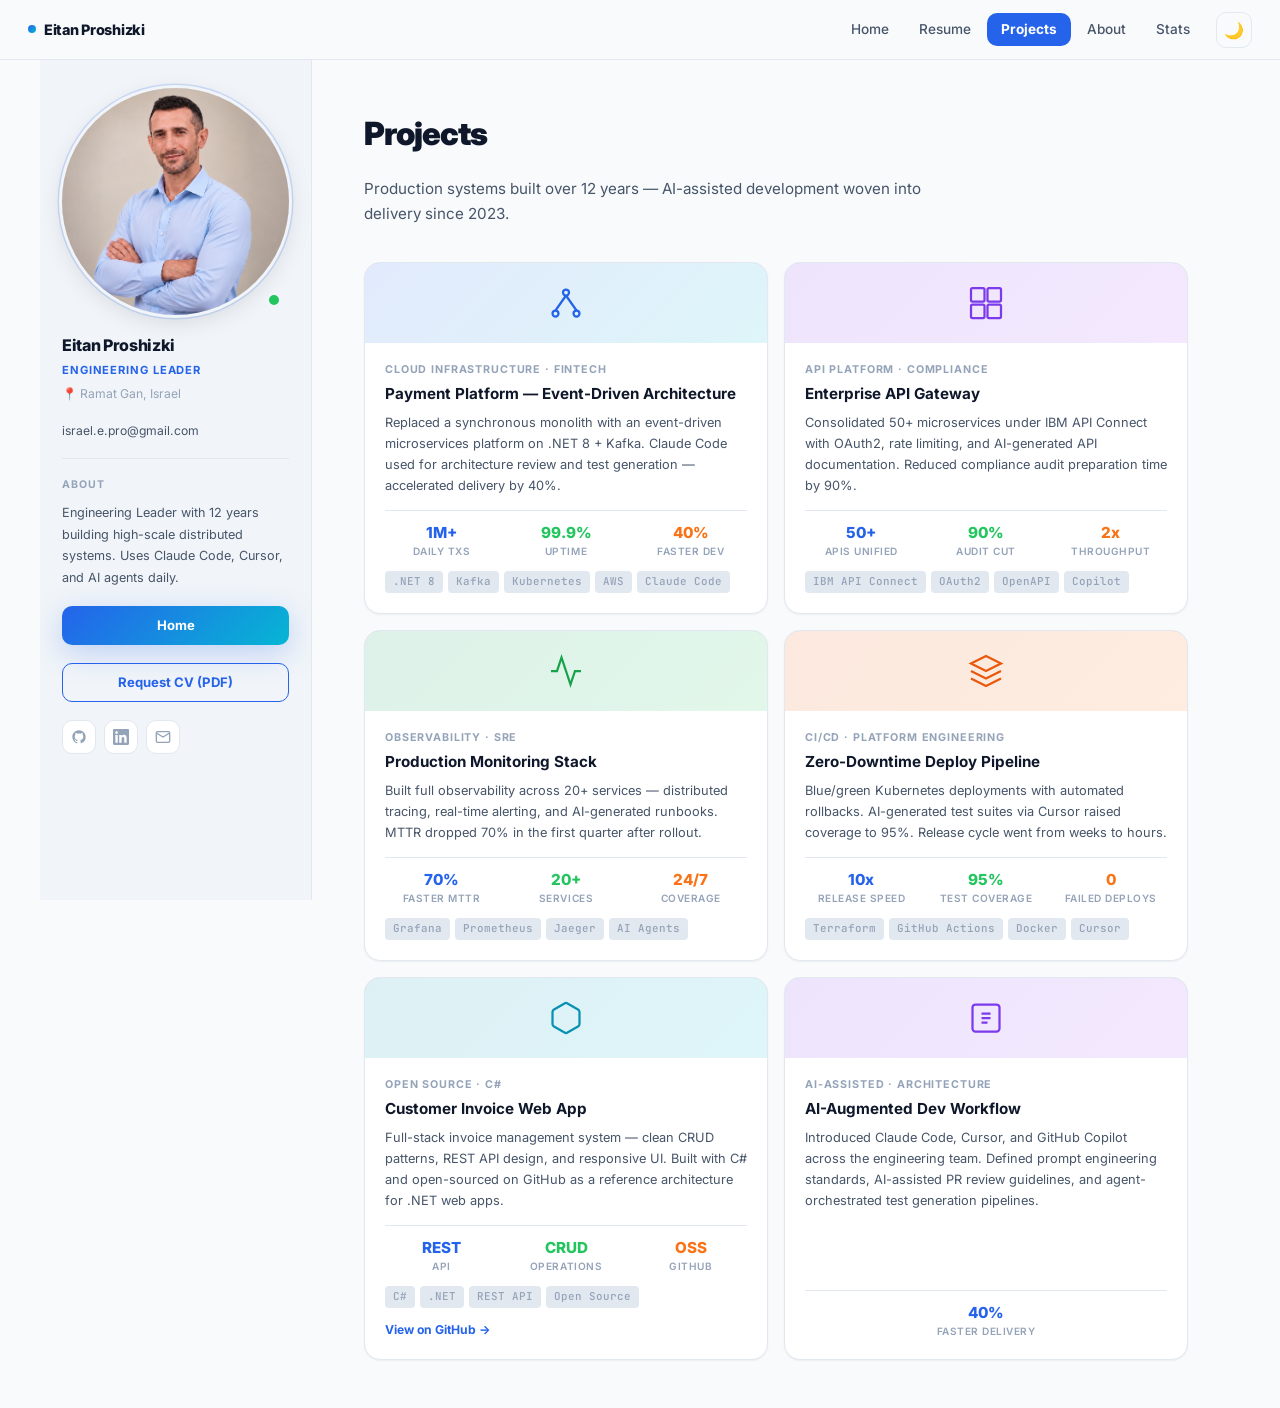
<file: projects.html>
<!DOCTYPE html>
<html lang="en" data-theme="light">
<head>
  <meta charset="UTF-8" />
  <meta name="viewport" content="width=device-width, initial-scale=1.0" />
  <title>Projects – Eitan Proshizki</title>
  <meta name="description" content="Selected engineering projects by Eitan Proshizki across distributed systems, cloud infrastructure, observability, CI/CD, and AI-augmented workflows." />
  <meta property="og:title" content="Projects – Eitan Proshizki" />
  <meta property="og:description" content="Selected work across FinTech platforms, API gateways, observability, CI/CD, and AI-augmented engineering." />
  <meta property="og:image" content="https://IsraelEitan.github.io/avatar.png" />
  <meta property="og:url" content="https://IsraelEitan.github.io/projects.html" />
  <meta property="og:type" content="website" />
  <meta name="twitter:card" content="summary_large_image" />
  <link rel="icon" type="image/svg+xml" href="favicon.svg" />
  <link rel="stylesheet" href="style.css" />
  <script src="main.js" defer></script>
</head>
<body>
<div class="scroll-progress"></div>
<nav class="top-nav">
  <a href="index.html" class="nav-brand"><span class="nav-brand-dot"></span>Eitan Proshizki</a>
  <ul class="nav-links">
    <li><a href="index.html">Home</a></li><li><a href="resume.html">Resume</a></li>
    <li><a href="projects.html">Projects</a></li><li><a href="about.html">About</a></li>
    <li><a href="stats.html">Stats</a></li>
  </ul>
  <button class="theme-toggle" id="theme-toggle" aria-label="Toggle dark mode">🌙</button>
  <button class="mobile-menu-btn" id="mobile-menu-btn" aria-label="Open menu" aria-expanded="false"><span></span><span></span><span></span></button>
</nav>
<nav class="mobile-nav" id="mobile-nav">
  <a href="index.html">Home</a><a href="resume.html">Resume</a>
  <a href="projects.html">Projects</a><a href="about.html">About</a><a href="stats.html">Stats</a>
</nav>
<div class="layout">
  <aside class="sidebar">
    <div class="sidebar-avatar-wrap">
      <div class="sidebar-avatar"><img src="avatar.png" alt="Eitan Proshizki" /></div>
      <div class="sidebar-status"></div>
    </div>
    <div><div class="sidebar-name">Eitan Proshizki</div><div class="sidebar-role">Engineering Leader</div><div class="sidebar-location">📍 Ramat Gan, Israel</div></div>
    <a href="mailto:israel.e.pro@gmail.com" class="sidebar-email">israel.e.pro@gmail.com</a>
    <div class="sidebar-divider"></div>
    <div><div class="sidebar-label">About</div><p class="sidebar-bio">Engineering Leader with 12 years building high-scale distributed systems. Uses Claude Code, Cursor, and AI agents daily.</p></div>
    <a href="index.html" class="sidebar-cta">Home</a>
    <a href="mailto:israel.e.pro@gmail.com?subject=CV%20Request" class="sidebar-cta-ghost">Request CV (PDF)</a>
    <div class="social-links">
      <a href="https://github.com/IsraelEitan" target="_blank" rel="noopener" class="social-link"><svg viewBox="0 0 24 24" fill="currentColor"><path d="M12 2C6.477 2 2 6.484 2 12.017c0 4.425 2.865 8.18 6.839 9.504.5.092.682-.217.682-.483 0-.237-.008-.868-.013-1.703-2.782.605-3.369-1.343-3.369-1.343-.454-1.158-1.11-1.466-1.11-1.466-.908-.62.069-.608.069-.608 1.003.07 1.531 1.032 1.531 1.032.892 1.53 2.341 1.088 2.91.832.092-.647.35-1.088.636-1.338-2.22-.253-4.555-1.113-4.555-4.951 0-1.093.39-1.988 1.029-2.688-.103-.253-.446-1.272.098-2.65 0 0 .84-.27 2.75 1.026A9.564 9.564 0 0112 6.844c.85.004 1.705.115 2.504.337 1.909-1.296 2.747-1.027 2.747-1.027.546 1.379.202 2.398.1 2.651.64.7 1.028 1.595 1.028 2.688 0 3.848-2.339 4.695-4.566 4.943.359.309.678.92.678 1.855 0 1.338-.012 2.419-.012 2.747 0 .268.18.58.688.482A10.019 10.019 0 0022 12.017C22 6.484 17.522 2 12 2z"/></svg></a>
      <a href="https://linkedin.com/in/eitan-pro" target="_blank" rel="noopener" class="social-link"><svg viewBox="0 0 24 24" fill="currentColor"><path d="M20.447 20.452h-3.554v-5.569c0-1.328-.027-3.037-1.852-3.037-1.853 0-2.136 1.445-2.136 2.939v5.667H9.351V9h3.414v1.561h.046c.477-.9 1.637-1.85 3.37-1.85 3.601 0 4.267 2.37 4.267 5.455v6.286zM5.337 7.433c-1.144 0-2.063-.926-2.063-2.065 0-1.138.92-2.063 2.063-2.063 1.14 0 2.064.925 2.064 2.063 0 1.139-.925 2.065-2.064 2.065zm1.782 13.019H3.555V9h3.564v11.452zM22.225 0H1.771C.792 0 0 .774 0 1.729v20.542C0 23.227.792 24 1.771 24h20.451C23.2 24 24 23.227 24 22.271V1.729C24 .774 23.2 0 22.222 0h.003z"/></svg></a>
      <a href="mailto:israel.e.pro@gmail.com" class="social-link"><svg viewBox="0 0 24 24" fill="none" stroke="currentColor" stroke-width="2"><path d="M4 4h16c1.1 0 2 .9 2 2v12c0 1.1-.9 2-2 2H4c-1.1 0-2-.9-2-2V6c0-1.1.9-2 2-2z"/><polyline points="22,6 12,12 2,6"/></svg></a>
    </div>
  </aside>
  <main class="content">
    <h1 class="page-title">Projects</h1>
    <p style="color:var(--text-secondary);margin-bottom:36px;font-size:0.95rem;max-width:560px;">
      Production systems built over 12 years — AI-assisted development woven into delivery since 2023.
    </p>

    <div class="projects-grid">

      <div class="project-card">
        <div class="project-card-top project-top-blue">
          <svg viewBox="0 0 24 24" fill="none" stroke="#2563EB" stroke-width="1.5" style="width:36px;height:36px"><circle cx="12" cy="5" r="2"/><circle cx="5" cy="19" r="2"/><circle cx="19" cy="19" r="2"/><line x1="12" y1="7" x2="5" y2="17"/><line x1="12" y1="7" x2="19" y2="17"/></svg>
        </div>
        <div class="project-card-body">
          <div class="project-tag">Cloud Infrastructure · FinTech</div>
          <div class="project-name">Payment Platform — Event-Driven Architecture</div>
          <div class="project-desc">Replaced a synchronous monolith with an event-driven microservices platform on .NET 8 + Kafka. Claude Code used for architecture review and test generation — accelerated delivery by 40%.</div>
          <div class="project-metrics">
            <div class="metric metric-blue"><span class="metric-value">1M+</span><span class="metric-label">Daily TXs</span></div>
            <div class="metric metric-green"><span class="metric-value">99.9%</span><span class="metric-label">Uptime</span></div>
            <div class="metric metric-orange"><span class="metric-value">40%</span><span class="metric-label">Faster Dev</span></div>
          </div>
          <div class="project-tech-tags">
            <span class="project-tech-tag">.NET 8</span><span class="project-tech-tag">Kafka</span><span class="project-tech-tag">Kubernetes</span><span class="project-tech-tag">AWS</span><span class="project-tech-tag">Claude Code</span>
          </div>
        </div>
      </div>

      <div class="project-card">
        <div class="project-card-top project-top-purple">
          <svg viewBox="0 0 24 24" fill="none" stroke="#7C3AED" stroke-width="1.5" style="width:36px;height:36px"><rect x="2" y="2" width="9" height="9" rx="1"/><rect x="13" y="2" width="9" height="9" rx="1"/><rect x="2" y="13" width="9" height="9" rx="1"/><rect x="13" y="13" width="9" height="9" rx="1"/></svg>
        </div>
        <div class="project-card-body">
          <div class="project-tag">API Platform · Compliance</div>
          <div class="project-name">Enterprise API Gateway</div>
          <div class="project-desc">Consolidated 50+ microservices under IBM API Connect with OAuth2, rate limiting, and AI-generated API documentation. Reduced compliance audit preparation time by 90%.</div>
          <div class="project-metrics">
            <div class="metric metric-blue"><span class="metric-value">50+</span><span class="metric-label">APIs unified</span></div>
            <div class="metric metric-green"><span class="metric-value">90%</span><span class="metric-label">Audit cut</span></div>
            <div class="metric metric-orange"><span class="metric-value">2x</span><span class="metric-label">Throughput</span></div>
          </div>
          <div class="project-tech-tags">
            <span class="project-tech-tag">IBM API Connect</span><span class="project-tech-tag">OAuth2</span><span class="project-tech-tag">OpenAPI</span><span class="project-tech-tag">Copilot</span>
          </div>
        </div>
      </div>

      <div class="project-card">
        <div class="project-card-top project-top-green">
          <svg viewBox="0 0 24 24" fill="none" stroke="#16A34A" stroke-width="1.5" style="width:36px;height:36px"><polyline points="22 12 18 12 15 21 9 3 6 12 2 12"/></svg>
        </div>
        <div class="project-card-body">
          <div class="project-tag">Observability · SRE</div>
          <div class="project-name">Production Monitoring Stack</div>
          <div class="project-desc">Built full observability across 20+ services — distributed tracing, real-time alerting, and AI-generated runbooks. MTTR dropped 70% in the first quarter after rollout.</div>
          <div class="project-metrics">
            <div class="metric metric-blue"><span class="metric-value">70%</span><span class="metric-label">Faster MTTR</span></div>
            <div class="metric metric-green"><span class="metric-value">20+</span><span class="metric-label">Services</span></div>
            <div class="metric metric-orange"><span class="metric-value">24/7</span><span class="metric-label">Coverage</span></div>
          </div>
          <div class="project-tech-tags">
            <span class="project-tech-tag">Grafana</span><span class="project-tech-tag">Prometheus</span><span class="project-tech-tag">Jaeger</span><span class="project-tech-tag">AI Agents</span>
          </div>
        </div>
      </div>

      <div class="project-card">
        <div class="project-card-top project-top-orange">
          <svg viewBox="0 0 24 24" fill="none" stroke="#EA580C" stroke-width="1.5" style="width:36px;height:36px"><path d="M12 2L2 7l10 5 10-5-10-5z"/><path d="M2 17l10 5 10-5"/><path d="M2 12l10 5 10-5"/></svg>
        </div>
        <div class="project-card-body">
          <div class="project-tag">CI/CD · Platform Engineering</div>
          <div class="project-name">Zero-Downtime Deploy Pipeline</div>
          <div class="project-desc">Blue/green Kubernetes deployments with automated rollbacks. AI-generated test suites via Cursor raised coverage to 95%. Release cycle went from weeks to hours.</div>
          <div class="project-metrics">
            <div class="metric metric-blue"><span class="metric-value">10x</span><span class="metric-label">Release speed</span></div>
            <div class="metric metric-green"><span class="metric-value">95%</span><span class="metric-label">Test coverage</span></div>
            <div class="metric metric-orange"><span class="metric-value">0</span><span class="metric-label">Failed deploys</span></div>
          </div>
          <div class="project-tech-tags">
            <span class="project-tech-tag">Terraform</span><span class="project-tech-tag">GitHub Actions</span><span class="project-tech-tag">Docker</span><span class="project-tech-tag">Cursor</span>
          </div>
        </div>
      </div>

      <div class="project-card">
        <div class="project-card-top project-top-cyan">
          <svg viewBox="0 0 24 24" fill="none" stroke="#0891B2" stroke-width="1.5" style="width:36px;height:36px"><path d="M21 16V8a2 2 0 0 0-1-1.73l-7-4a2 2 0 0 0-2 0l-7 4A2 2 0 0 0 3 8v8a2 2 0 0 0 1 1.73l7 4a2 2 0 0 0 2 0l7-4A2 2 0 0 0 21 16z"/></svg>
        </div>
        <div class="project-card-body">
          <div class="project-tag">Open Source · C#</div>
          <div class="project-name">Customer Invoice Web App</div>
          <div class="project-desc">Full-stack invoice management system — clean CRUD patterns, REST API design, and responsive UI. Built with C# and open-sourced on GitHub as a reference architecture for .NET web apps.</div>
          <div class="project-metrics">
            <div class="metric metric-blue"><span class="metric-value">REST</span><span class="metric-label">API</span></div>
            <div class="metric metric-green"><span class="metric-value">CRUD</span><span class="metric-label">Operations</span></div>
            <div class="metric metric-orange"><span class="metric-value">OSS</span><span class="metric-label">GitHub</span></div>
          </div>
          <div class="project-tech-tags">
            <span class="project-tech-tag">C#</span><span class="project-tech-tag">.NET</span><span class="project-tech-tag">REST API</span><span class="project-tech-tag">Open Source</span>
          </div>
          <a href="https://github.com/IsraelEitan" target="_blank" rel="noopener" class="project-link">View on GitHub →</a>
        </div>
      </div>

      <div class="project-card">
        <div class="project-card-top project-top-purple">
          <svg viewBox="0 0 24 24" fill="none" stroke="#7C3AED" stroke-width="1.5" style="width:36px;height:36px"><rect x="3" y="3" width="18" height="18" rx="2"/><path d="M9 9h6M9 12h6M9 15h4"/></svg>
        </div>
        <div class="project-card-body">
          <div class="project-tag">AI-Assisted · Architecture</div>
          <div class="project-name">AI-Augmented Dev Workflow</div>
          <div class="project-desc">Introduced Claude Code, Cursor, and GitHub Copilot across the engineering team. Defined prompt engineering standards, AI-assisted PR review guidelines, and agent-orchestrated test generation pipelines.</div>
          <div class="project-metrics">
            <div class="metric metric-blue"><span class="metric-value">40%</span><span class="metric-label">Faster delivery</span></div>
            <div class="
</file>
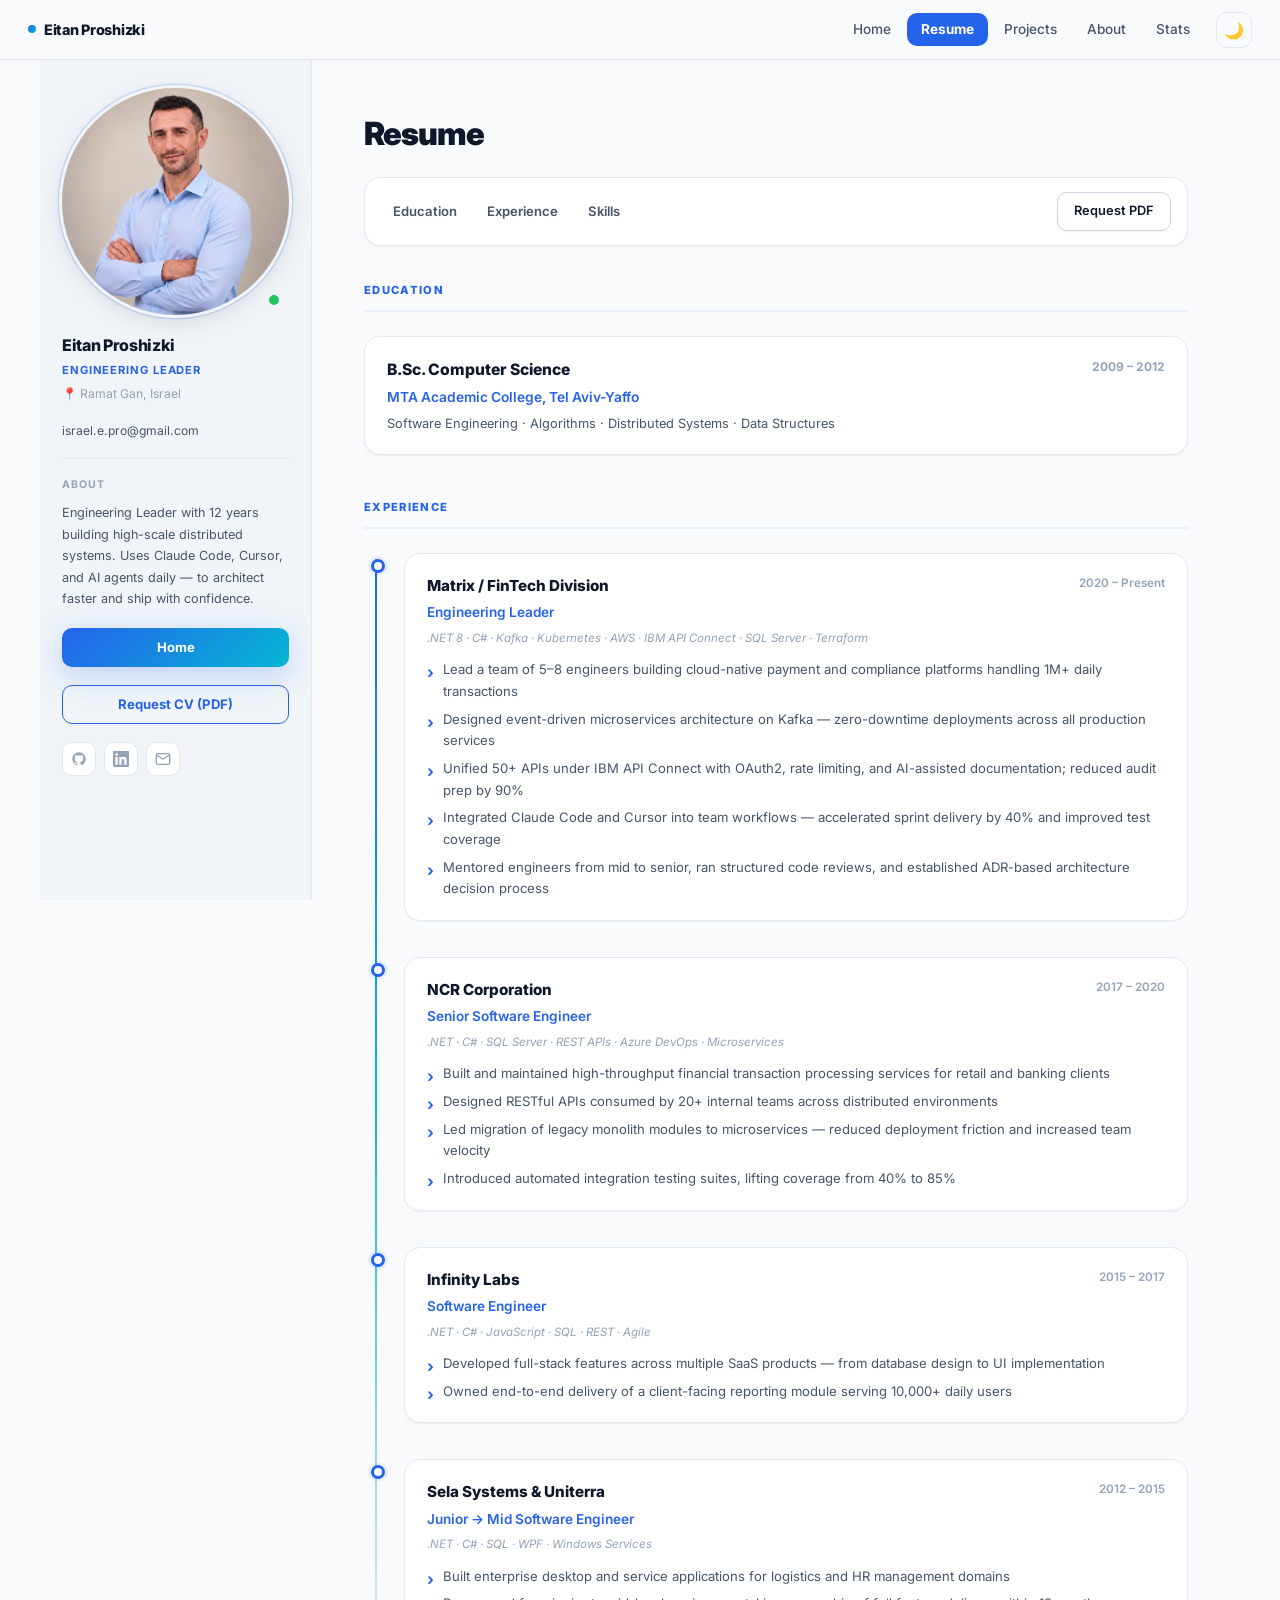
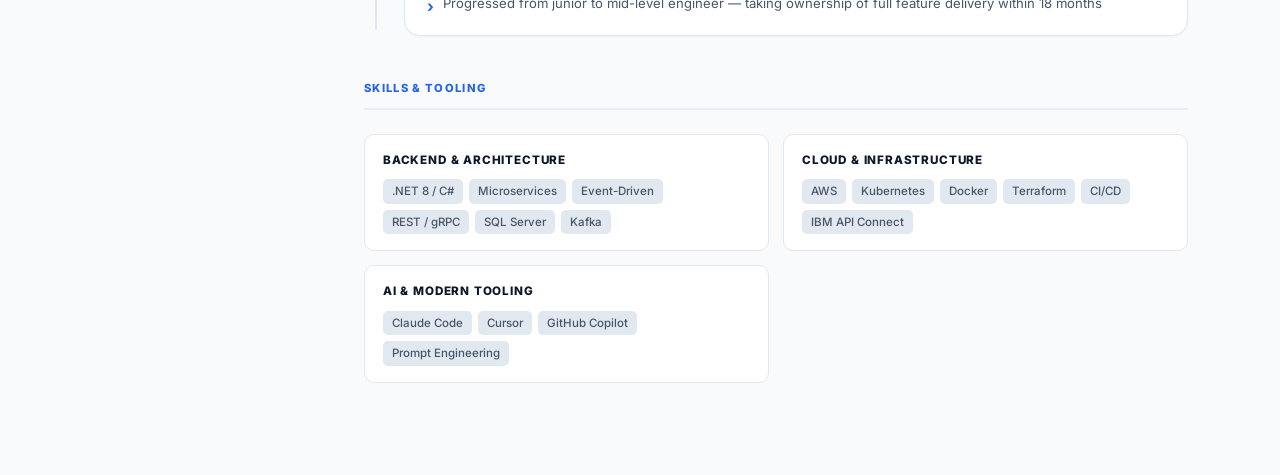
<file: resume.html>
<!DOCTYPE html>
<html lang="en" data-theme="light">
<head>
  <meta charset="UTF-8" />
  <meta name="viewport" content="width=device-width, initial-scale=1.0" />
  <title>Resume – Eitan Proshizki</title>
  <meta name="description" content="Resume for Eitan Proshizki, Engineering Leader focused on distributed systems, cloud infrastructure, and AI-augmented engineering workflows." />
  <meta property="og:title" content="Resume – Eitan Proshizki" />
  <meta property="og:description" content="Engineering Leader with 12 years building distributed systems, cloud infrastructure, and AI-augmented delivery workflows." />
  <meta property="og:image" content="https://IsraelEitan.github.io/avatar.png" />
  <meta property="og:url" content="https://IsraelEitan.github.io/resume.html" />
  <meta property="og:type" content="website" />
  <meta name="twitter:card" content="summary_large_image" />
  <link rel="icon" type="image/svg+xml" href="favicon.svg" />
  <link rel="stylesheet" href="style.css" />
  <script src="main.js" defer></script>
</head>
<body>
<div class="scroll-progress"></div>
<nav class="top-nav">
  <a href="index.html" class="nav-brand"><span class="nav-brand-dot"></span>Eitan Proshizki</a>
  <ul class="nav-links">
    <li><a href="index.html">Home</a></li>
    <li><a href="resume.html">Resume</a></li>
    <li><a href="projects.html">Projects</a></li>
    <li><a href="about.html">About</a></li>
    <li><a href="stats.html">Stats</a></li>
  </ul>
  <button class="theme-toggle" id="theme-toggle" aria-label="Toggle dark mode">🌙</button>
  <button class="mobile-menu-btn" id="mobile-menu-btn" aria-label="Open menu" aria-expanded="false"><span></span><span></span><span></span></button>
</nav>
<nav class="mobile-nav" id="mobile-nav">
  <a href="index.html">Home</a><a href="resume.html">Resume</a>
  <a href="projects.html">Projects</a><a href="about.html">About</a><a href="stats.html">Stats</a>
</nav>
<div class="layout">
  <aside class="sidebar">
    <div class="sidebar-avatar-wrap">
      <div class="sidebar-avatar"><img src="avatar.png" alt="Eitan Proshizki" /></div>
      <div class="sidebar-status"></div>
    </div>
    <div><div class="sidebar-name">Eitan Proshizki</div><div class="sidebar-role">Engineering Leader</div><div class="sidebar-location">📍 Ramat Gan, Israel</div></div>
    <a href="mailto:israel.e.pro@gmail.com" class="sidebar-email">israel.e.pro@gmail.com</a>
    <div class="sidebar-divider"></div>
    <div><div class="sidebar-label">About</div><p class="sidebar-bio">Engineering Leader with 12 years building high-scale distributed systems. Uses Claude Code, Cursor, and AI agents daily — to architect faster and ship with confidence.</p></div>
    <a href="index.html" class="sidebar-cta">Home</a>
    <a href="mailto:israel.e.pro@gmail.com?subject=CV%20Request" class="sidebar-cta-ghost">Request CV (PDF)</a>
    <div class="social-links">
      <a href="https://github.com/IsraelEitan" target="_blank" rel="noopener" class="social-link"><svg viewBox="0 0 24 24" fill="currentColor"><path d="M12 2C6.477 2 2 6.484 2 12.017c0 4.425 2.865 8.18 6.839 9.504.5.092.682-.217.682-.483 0-.237-.008-.868-.013-1.703-2.782.605-3.369-1.343-3.369-1.343-.454-1.158-1.11-1.466-1.11-1.466-.908-.62.069-.608.069-.608 1.003.07 1.531 1.032 1.531 1.032.892 1.53 2.341 1.088 2.91.832.092-.647.35-1.088.636-1.338-2.22-.253-4.555-1.113-4.555-4.951 0-1.093.39-1.988 1.029-2.688-.103-.253-.446-1.272.098-2.65 0 0 .84-.27 2.75 1.026A9.564 9.564 0 0112 6.844c.85.004 1.705.115 2.504.337 1.909-1.296 2.747-1.027 2.747-1.027.546 1.379.202 2.398.1 2.651.64.7 1.028 1.595 1.028 2.688 0 3.848-2.339 4.695-4.566 4.943.359.309.678.92.678 1.855 0 1.338-.012 2.419-.012 2.747 0 .268.18.58.688.482A10.019 10.019 0 0022 12.017C22 6.484 17.522 2 12 2z"/></svg></a>
      <a href="https://linkedin.com/in/eitan-pro" target="_blank" rel="noopener" class="social-link"><svg viewBox="0 0 24 24" fill="currentColor"><path d="M20.447 20.452h-3.554v-5.569c0-1.328-.027-3.037-1.852-3.037-1.853 0-2.136 1.445-2.136 2.939v5.667H9.351V9h3.414v1.561h.046c.477-.9 1.637-1.85 3.37-1.85 3.601 0 4.267 2.37 4.267 5.455v6.286zM5.337 7.433c-1.144 0-2.063-.926-2.063-2.065 0-1.138.92-2.063 2.063-2.063 1.14 0 2.064.925 2.064 2.063 0 1.139-.925 2.065-2.064 2.065zm1.782 13.019H3.555V9h3.564v11.452zM22.225 0H1.771C.792 0 0 .774 0 1.729v20.542C0 23.227.792 24 1.771 24h20.451C23.2 24 24 23.227 24 22.271V1.729C24 .774 23.2 0 22.222 0h.003z"/></svg></a>
      <a href="mailto:israel.e.pro@gmail.com" class="social-link"><svg viewBox="0 0 24 24" fill="none" stroke="currentColor" stroke-width="2"><path d="M4 4h16c1.1 0 2 .9 2 2v12c0 1.1-.9 2-2 2H4c-1.1 0-2-.9-2-2V6c0-1.1.9-2 2-2z"/><polyline points="22,6 12,12 2,6"/></svg></a>
    </div>
  </aside>
  <main class="content">
    <h1 class="page-title">Resume</h1>

    <div class="resume-topbar">
      <nav class="resume-nav">
        <a href="#education">Education</a>
        <a href="#experience">Experience</a>
        <a href="#skills">Skills</a>
      </nav>
      <a href="mailto:israel.e.pro@gmail.com?subject=CV%20Request" class="btn btn-secondary" style="font-size:0.8rem;padding:8px 16px;">Request PDF</a>
    </div>

    <section class="resume-section" id="education">
      <h2 class="resume-section-title">Education</h2>
      <div class="edu-item">
        <div>
          <div class="edu-degree">B.Sc. Computer Science</div>
          <div class="edu-school">MTA Academic College, Tel Aviv-Yaffo</div>
          <div class="edu-detail">Software Engineering · Algorithms · Distributed Systems · Data Structures</div>
        </div>
        <div class="edu-date">2009 – 2012</div>
      </div>
    </section>

    <section class="resume-section" id="experience">
      <h2 class="resume-section-title">Experience</h2>
      <div class="timeline">

        <div class="timeline-item">
          <div class="timeline-dot"></div>
          <div class="timeline-card">
            <div class="timeline-header">
              <div class="timeline-company">Matrix / FinTech Division</div>
              <div class="timeline-date">2020 – Present</div>
            </div>
            <div class="timeline-role">Engineering Leader</div>
            <div class="timeline-tech">.NET 8 · C# · Kafka · Kubernetes · AWS · IBM API Connect · SQL Server · Terraform</div>
            <ul class="timeline-bullets">
              <li>Lead a team of 5–8 engineers building cloud-native payment and compliance platforms handling 1M+ daily transactions</li>
              <li>Designed event-driven microservices architecture on Kafka — zero-downtime deployments across all production services</li>
              <li>Unified 50+ APIs under IBM API Connect with OAuth2, rate limiting, and AI-assisted documentation; reduced audit prep by 90%</li>
              <li>Integrated Claude Code and Cursor into team workflows — accelerated sprint delivery by 40% and improved test coverage</li>
              <li>Mentored engineers from mid to senior, ran structured code reviews, and established ADR-based architecture decision process</li>
            </ul>
          </div>
        </div>

        <div class="timeline-item">
          <div class="timeline-dot"></div>
          <div class="timeline-card">
            <div class="timeline-header">
              <div class="timeline-company">NCR Corporation</div>
              <div class="timeline-date">2017 – 2020</div>
            </div>
            <div class="timeline-role">Senior Software Engineer</div>
            <div class="timeline-tech">.NET · C# · SQL Server · REST APIs · Azure DevOps · Microservices</div>
            <ul class="timeline-bullets">
              <li>Built and maintained high-throughput financial transaction processing services for retail and banking clients</li>
              <li>Designed RESTful APIs consumed by 20+ internal teams across distributed environments</li>
              <li>Led migration of legacy monolith modules to microservices — reduced deployment friction and increased team velocity</li>
              <li>Introduced automated integration testing suites, lifting coverage from 40% to 85%</li>
            </ul>
          </div>
        </div>

        <div class="timeline-item">
          <div class="timeline-dot"></div>
          <div class="timeline-card">
            <div class="timeline-header">
              <div class="timeline-company">Infinity Labs</div>
              <div class="timeline-date">2015 – 2017</div>
            </div>
            <div class="timeline-role">Software Engineer</div>
            <div class="timeline-tech">.NET · C# · JavaScript · SQL · REST · Agile</div>
            <ul class="timeline-bullets">
              <li>Developed full-stack features across multiple SaaS products — from database design to UI implementation</li>
              <li>Owned end-to-end delivery of a client-facing reporting module serving 10,000+ daily users</li>
            </ul>
          </div>
        </div>

        <div class="timeline-item">
          <div class="timeline-dot"></div>
          <div class="timeline-card">
            <div class="timeline-header">
              <div class="timeline-company">Sela Systems &amp; Uniterra</div>
              <div class="timeline-date">2012 – 2015</div>
            </div>
            <div class="timeline-role">Junior → Mid Software Engineer</div>
            <div class="timeline-tech">.NET · C# · SQL · WPF · Windows Services</div>
            <ul class="timeline-bullets">
              <li>Built enterprise desktop and service applications for logistics and HR management domains</li>
              <li>Progressed from junior to mid-level engineer — taking ownership of full feature delivery within 18 months</li>
            </ul>
          </div>
        </div>

      </div>
    </section>

    <section class="resume-section" id="skills">
      <h2 class="resume-section-title">Skills &amp; Tooling</h2>
      <div class="skills-cats">
        <div class="skill-cat">
          <div class="skill-cat-title">Backend &amp; Architecture</div>
          <div class="skill-tags">
            <span class="skill-tag">.NET 8 / C#</span><span class="skill-tag">Microservices</span>
            <span class="skill-tag">Event-Driven</span><span class="skill-tag">REST / gRPC</span>
            <span class="skill-tag">SQL Server</span><span class="skill-tag">Kafka</span>
          </div>
        </div>
        <div class="skill-cat">
          <div class="skill-cat-title">Cloud &amp; Infrastructure</div>
          <div class="skill-tags">
            <span class="skill-tag">AWS</span><span class="skill-tag">Kubernetes</span>
            <span class="skill-tag">Docker</span><span class="skill-tag">Terraform</span>
            <span class="skill-tag">CI/CD</span><span class="skill-tag">IBM API Connect</span>
          </div>
        </div>
        <div class="skill-cat">
          <div class="skill-cat-title">AI &amp; Modern Tooling</div>
          <div class="skill-tags">
            <span class="skill-tag">Claude Code</span><span class="skill-tag">Cursor</span>
            <span class="skill-tag">GitHub Copilot</span><span class="skill-tag">Prompt Engineering</span>
</file>
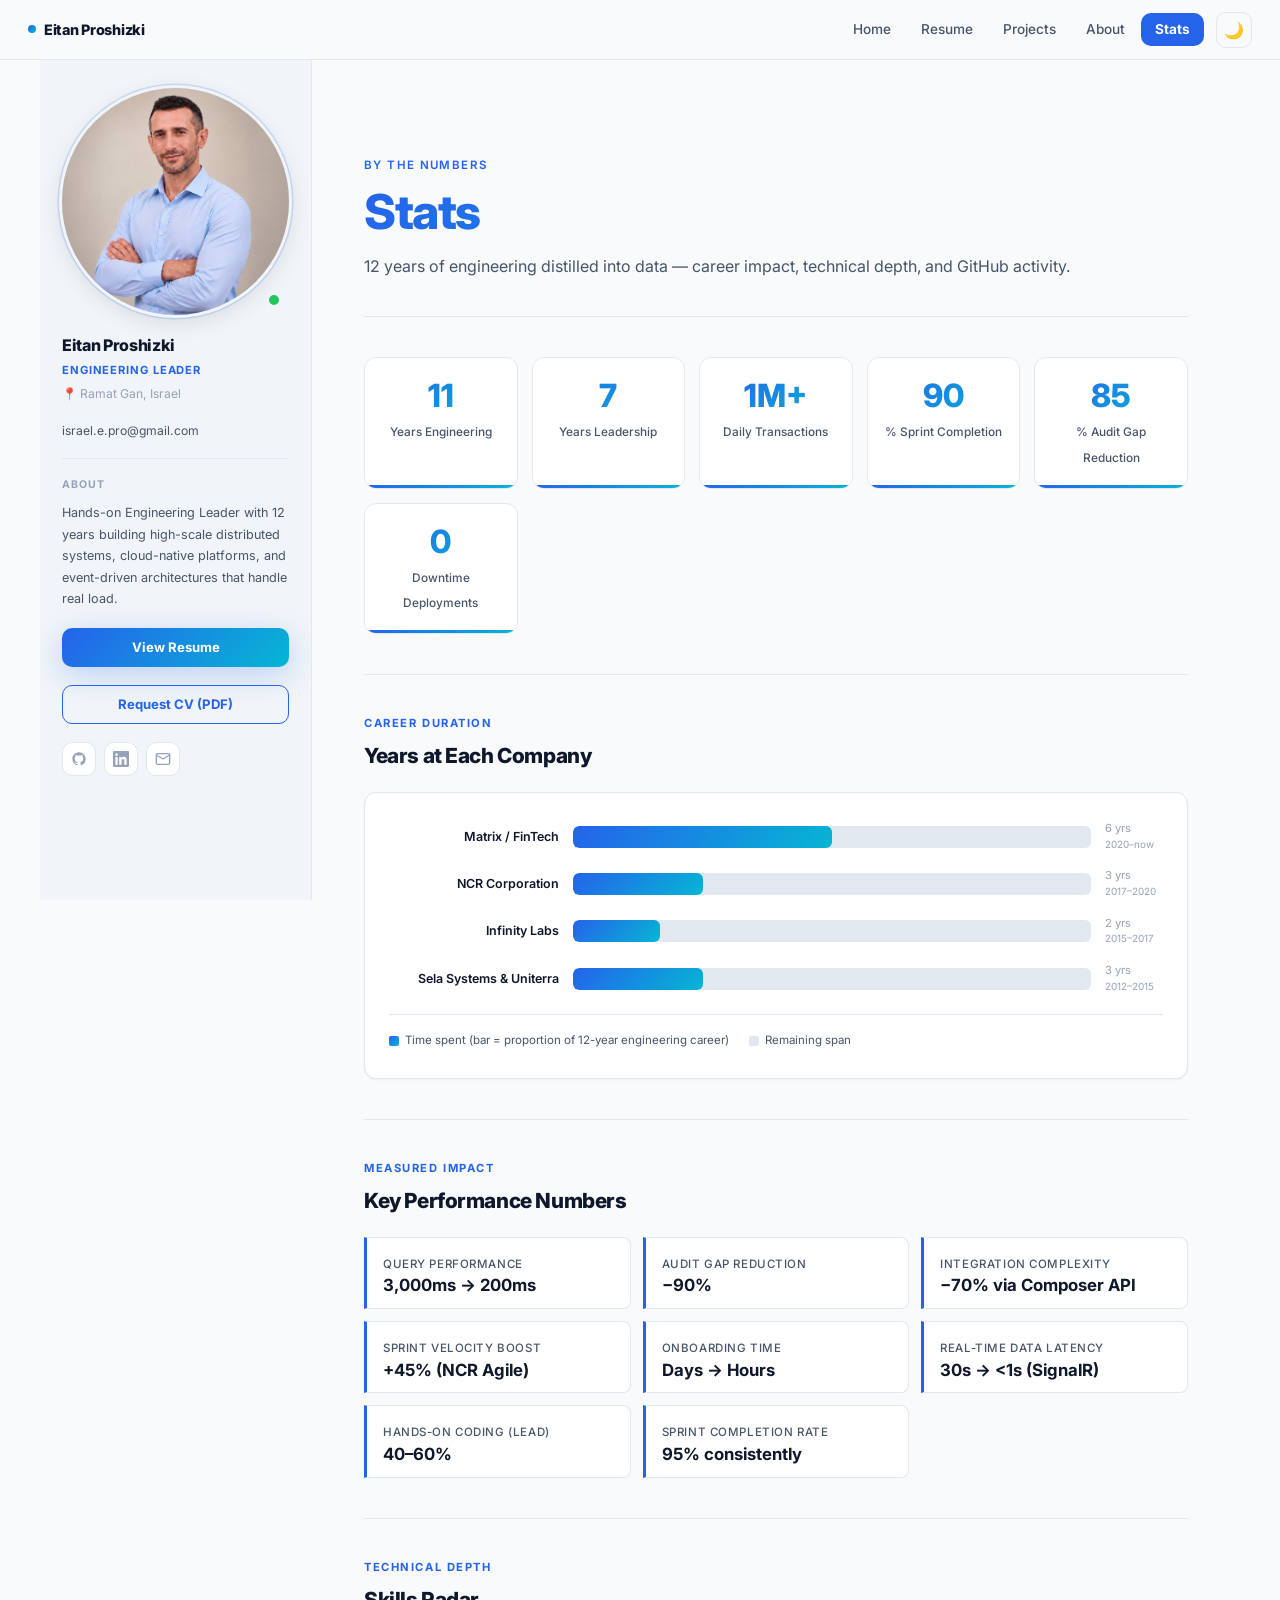
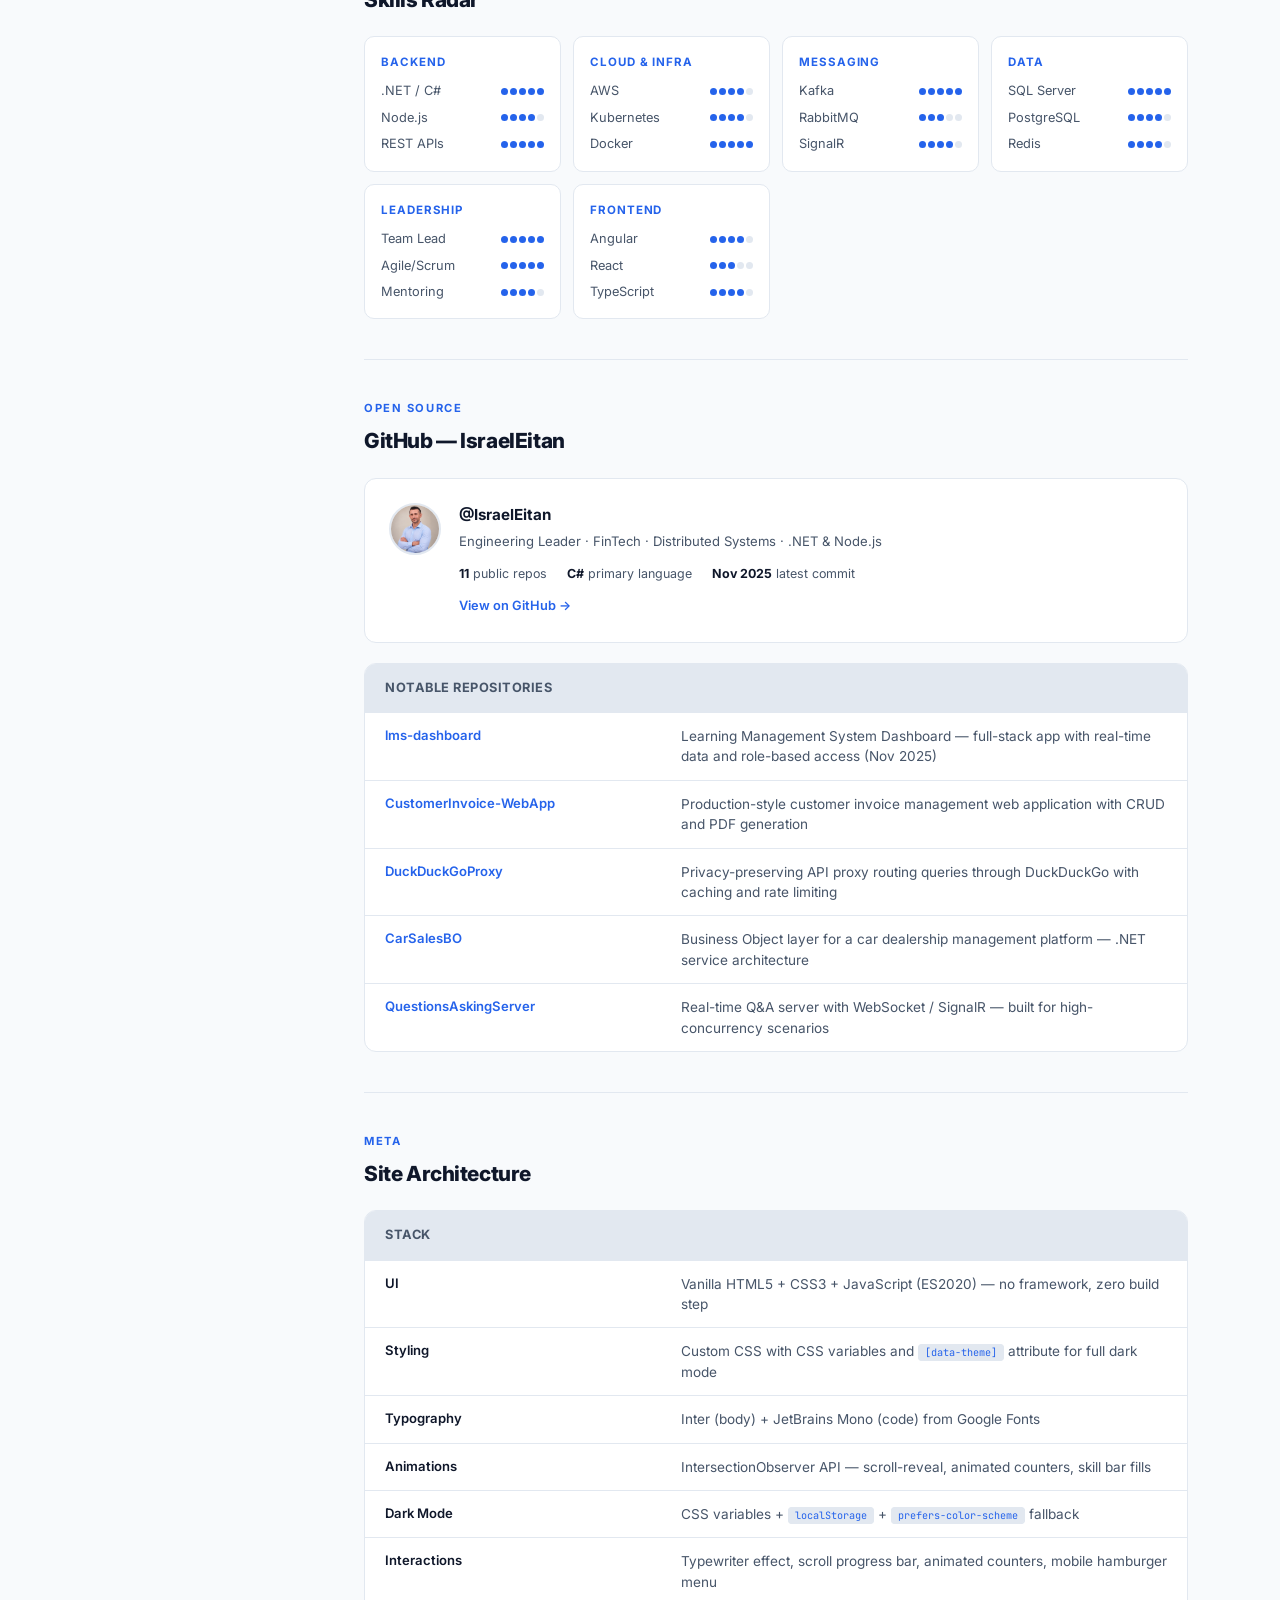
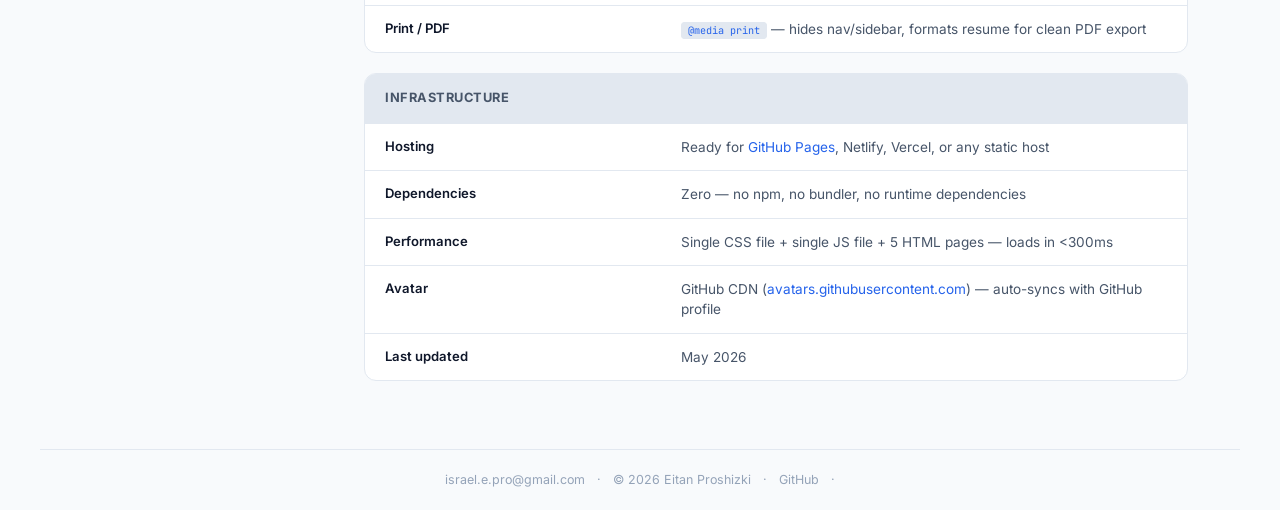
<file: stats.html>
<!DOCTYPE html>
<html lang="en" data-theme="light">
<head>
  <meta charset="UTF-8" />
  <meta name="viewport" content="width=device-width, initial-scale=1.0" />
  <title>Stats &#8211; Eitan Proshizki</title>
  <meta name="description" content="Career stats, GitHub data, and site architecture for Eitan Proshizki." />
  <meta property="og:title" content="Stats &#8211; Eitan Proshizki" />
  <meta property="og:description" content="Career stats, GitHub data, and site architecture for Eitan Proshizki." />
  <meta property="og:image" content="https://IsraelEitan.github.io/avatar.png" />
  <meta property="og:url" content="https://IsraelEitan.github.io/stats.html" />
  <meta property="og:type" content="website" />
  <meta name="twitter:card" content="summary_large_image" />
  <link rel="icon" type="image/svg+xml" href="favicon.svg" />
  <link rel="stylesheet" href="style.css" />
  <script src="main.js" defer></script>
  <style>
    .stats-hero { padding:48px 0 36px; border-bottom:1px solid var(--border); margin-bottom:40px; }
    .stats-hero-label { font-size:0.72rem; font-weight:600; letter-spacing:0.12em; text-transform:uppercase; color:var(--accent); margin-bottom:12px; }
    .stats-hero-title { font-size:clamp(2rem,4vw,3rem); font-weight:800; line-height:1.1; margin-bottom:14px; letter-spacing:-0.03em; }
    .stats-hero-subtitle { font-size:1rem; color:var(--text-secondary); line-height:1.7; }
    .kpi-grid { display:grid; grid-template-columns:repeat(auto-fit,minmax(140px,1fr)); gap:14px; margin:0 0 40px; }
    .kpi-card { background:var(--bg-card); border:1px solid var(--border); border-radius:12px; padding:22px 16px 18px; text-align:center; position:relative; overflow:hidden; transition:transform 0.2s,box-shadow 0.2s; }
    .kpi-card::after { content:''; position:absolute; bottom:0; left:0; right:0; height:3px; background:var(--gradient); }
    .kpi-card:hover { transform:translateY(-3px); box-shadow:0 10px 28px rgba(37,99,235,.12); }
    .kpi-value { font-size:2rem; font-weight:800; background:var(--gradient); -webkit-background-clip:text; -webkit-text-fill-color:transparent; background-clip:text; line-height:1; margin-bottom:6px; display:block; }
    .kpi-label { font-size:0.74rem; color:var(--text-secondary); font-weight:500; }
    .section-label { font-size:0.7rem; font-weight:700; letter-spacing:0.14em; text-transform:uppercase; color:var(--accent); margin-bottom:6px; }
    .section-h2 { font-size:1.3rem; font-weight:800; color:var(--text-primary); margin-bottom:20px; letter-spacing:-0.02em; }
    .section-divider { height:1px; background:var(--border); margin:40px 0; }
    .career-chart { background:var(--bg-card); border:1px solid var(--border); border-radius:12px; padding:28px 24px; margin:0 0 40px; }
    .career-chart-row { display:grid; grid-template-columns:170px 1fr 58px; align-items:center; gap:14px; margin-bottom:16px; }
    .career-chart-row:last-child { margin-bottom:0; }
    .chart-company { font-size:0.78rem; font-weight:600; color:var(--text-primary); text-align:right; white-space:nowrap; overflow:hidden; text-overflow:ellipsis; }
    .chart-bar-track { height:22px; background:var(--bg-hover); border-radius:6px; overflow:hidden; }
    .chart-bar-fill { height:100%; border-radius:6px; background:var(--gradient); width:0; transition:width 1.2s cubic-bezier(.16,1,.3,1); }
    .chart-bar-fill.animate { width:var(--bar-w); }
    .chart-year-label { font-size:0.7rem; color:var(--text-muted); line-height:1.4; }
    .chart-legend { display:flex; gap:20px; margin-top:20px; padding-top:16px; border-top:1px solid var(--border); flex-wrap:wrap; }
    .chart-legend-item { font-size:0.72rem; color:var(--text-secondary); display:flex; align-items:center; gap:6px; }
    .chart-legend-dot { width:10px; height:10px; border-radius:2px; flex-shrink:0; }
    .chart-legend-dot.grad { background:var(--gradient); }
    .chart-legend-dot.track { background:var(--bg-hover); border:1px solid var(--border); }
    .metrics-grid { display:grid; grid-template-columns:repeat(auto-fit,minmax(220px,1fr)); gap:12px; margin:0 0 40px; }
    .metric-row { background:var(--bg-card); border:1px solid var(--border); border-left:3px solid var(--accent); border-radius:0 8px 8px 0; padding:14px 16px; }
    .metric-label { font-size:0.72rem; color:var(--text-secondary); font-weight:500; margin-bottom:4px; }
    .metric-value { font-size:1.05rem; font-weight:700; color:var(--text-primary); }
    .radar-grid { display:grid; grid-template-columns:repeat(auto-fit,minmax(160px,1fr)); gap:12px; margin:0 0 40px; }
    .radar-category { background:var(--bg-card); border:1px solid var(--border); border-radius:10px; padding:16px; }
    .radar-cat-title { font-size:0.72rem; font-weight:700; letter-spacing:0.08em; text-transform:uppercase; color:var(--accent); margin-bottom:10px; }
    .radar-items { display:flex; flex-direction:column; gap:6px; }
    .radar-item { display:flex; align-items:center; gap:8px; font-size:0.8rem; color:var(--text-secondary); }
    .radar-level { display:flex; gap:2px; margin-left:auto; flex-shrink:0; }
    .radar-dot { width:7px; height:7px; border-radius:50%; background:var(--border); }
    .radar-dot.filled { background:var(--accent); }
    .gh-card { background:var(--bg-card); border:1px solid var(--border); border-radius:12px; padding:24px; margin-bottom:20px; display:flex; align-items:flex-start; gap:18px; }
    .gh-card-avatar { width:52px; height:52px; border-radius:50%; overflow:hidden; flex-shrink:0; border:2px solid var(--border); }
    .gh-card-avatar img { width:100%; height:100%; object-fit:cover; }
    .gh-card-meta { flex:1; min-width:0; }
    .gh-handle { font-size:0.95rem; font-weight:700; color:var(--text-primary); margin-bottom:4px; }
    .gh-handle a { color:inherit; text-decoration:none; }
    .gh-handle a:hover { color:var(--accent); }
    .gh-desc { font-size:0.82rem; color:var(--text-secondary); margin-bottom:12px; }
    .gh-stats-row { display:flex; gap:20px; flex-wrap:wrap; }
    .gh-stat { font-size:0.78rem; color:var(--text-secondary); }
    .gh-stat strong { color:var(--text-primary); font-weight:700; }
    .gh-link { display:inline-flex; align-items:center; gap:6px; margin-top:12px; font-size:0.8rem; color:var(--accent); text-decoration:none; font-weight:600; }
    .gh-link:hover { text-decoration:underline; }
    .v2-table-wrap { background:var(--bg-card); border:1px solid var(--border); border-radius:12px; overflow:hidden; margin-bottom:20px; }
    .v2-table-title { padding:14px 20px; font-size:0.8rem; font-weight:700; color:var(--text-secondary); background:var(--bg-hover); border-bottom:1px solid var(--border); letter-spacing:0.04em; }
    .v2-table { width:100%; border-collapse:collapse; font-size:0.85rem; }
    .v2-table tr { border-bottom:1px solid var(--border); }
    .v2-table tr:last-child { border-bottom:none; }
    .v2-table td { padding:13px 20px; vertical-align:top; color:var(--text-secondary); line-height:1.5; }
    .v2-table td:first-child { width:36%; font-weight:600; color:var(--text-primary); font-size:0.82rem; }
    .v2-table tr:hover td { background:var(--bg-hover); }
    .v2-table a { color:var(--accent); text-decoration:none; }
    .v2-table a:hover { text-decoration:underline; }
    code.inline { font-family:'JetBrains Mono',monospace; font-size:0.75em; background:var(--bg-hover); padding:1px 6px; border-radius:4px; border:1px solid var(--border); color:var(--accent); }
    @media (max-width:520px) {
      .career-chart-row { grid-template-columns:100px 1fr 42px; gap:8px; }
      .chart-company { font-size:0.7rem; }
    }
  </style>
</head>
<body>

<div class="scroll-progress"></div>

<nav class="top-nav">
  <a href="index.html" class="nav-brand">
    <span class="nav-brand-dot"></span>
    Eitan Proshizki
  </a>
  <ul class="nav-links">
    <li><a href="index.html">Home</a></li>
    <li><a href="resume.html">Resume</a></li>
    <li><a href="projects.html">Projects</a></li>
    <li><a href="about.html">About</a></li>
    <li><a href="stats.html">Stats</a></li>
  </ul>
  <button class="theme-toggle" id="theme-toggle" aria-label="Toggle dark mode">&#127769;</button>
  <button class="mobile-menu-btn" id="mobile-menu-btn" aria-label="Open menu" aria-expanded="false">
    <span></span><span></span><span></span>
  </button>
</nav>
<nav class="mobile-nav" id="mobile-nav">
  <a href="index.html">Home</a>
  <a href="resume.html">Resume</a>
  <a href="projects.html">Projects</a>
  <a href="about.html">About</a>
  <a href="stats.html">Stats</a>
</nav>

<div class="layout">
  <aside class="sidebar">
    <div class="sidebar-avatar-wrap">
      <div class="sidebar-avatar">
        <img src="avatar.png" alt="Eitan Proshizki" />
      </div>
      <div class="sidebar-status" title="Available for opportunities"></div>
    </div>
    <div>
      <div class="sidebar-name">Eitan Proshizki</div>
      <div class="sidebar-role">Engineering Leader</div>
      <div class="sidebar-location">&#128205; Ramat Gan, Israel</div>
    </div>
    <a href="mailto:israel.e.pro@gmail.com" class="sidebar-email">israel.e.pro@gmail.com</a>
    <div class="sidebar-divider"></div>
    <div>
      <div class="sidebar-label">About</div>
      <p class="sidebar-bio">Hands-on Engineering Leader with 12 years building high-scale distributed systems, cloud-native platforms, and event-driven architectures that handle real load.</p>
    </div>
    <a href="resume.html" class="sidebar-cta">View Resume</a>
    <a href="mailto:israel.e.pro@gmail.com?subject=CV%20Request" class="sidebar-cta-ghost">Request CV (PDF)</a>
    <div class="social-links">
      <a href="https://github.com/IsraelEitan" target="_blank" rel="noopener" class="social-link" title="GitHub">
        <svg viewBox="0 0 24 24" fill="currentColor"><path d="M12 2C6.477 2 2 6.484 2 12.017c0 4.425 2.865 8.18 6.839 9.504.5.092.682-.217.682-.483 0-.237-.008-.868-.013-1.703-2.782.605-3.369-1.343-3.369-1.343-.454-1.158-1.11-1.466-1.11-1.466-.908-.62.069-.608.069-.608 1.003.07 1.531 1.032 1.531 1.032.892 1.53 2.341 1.088 2.91.832.092-.647.35-1.088.636-1.338-2.22-.253-4.555-1.113-4.555-4.951 0-1.093.39-1.988 1.029-2.688-.103-.253-.446-1.272.098-2.65 0 0 .84-.27 2.75 1.026A9.564 9.564 0 0112 6.844c.85.004 1.705.115 2.504.337 1.909-1.296 2.747-1.027 2.747-1.027.546 1.379.202 2.398.1 2.651.64.7 1.028 1.595 1.028 2.688 0 3.848-2.339 4.695-4.566 4.943.359.309.678.92.678 1.855 0 1.338-.012 2.419-.012 2.747 0 .268.18.58.688.482A10.019 10.019 0 0022 12.017C22 6.484 17.522 2 12 2z"/></svg>
      </a>
      <a href="https://linkedin.com/in/eitan-pro" target="_blank" rel="noopener" class="social-link" title="LinkedIn">
        <svg viewBox="0 0 24 24" fill="currentColor"><path d="M20.447 20.452h-3.554v-5.569c0-1.328-.027-3.037-1.852-3.037-1.853 0-2.136 1.445-2.136 2.939v5.667H9.351V9h3.414v1.561h.046c.477-.9 1.637-1.85 3.37-1.85 3.601 0 4.267 2.37 4.267 5.455v6.286zM5.337 7.433c-1.144 0-2.063-.926-2.063-2.065 0-1.138.92-2.063 2.063-2.063 1.14 0 2.064.925 2.064 2.063 0 1.139-.925 2.065-2.064 2.065zm1.782 13.019H3.555V9h3.564v11.452zM22.225 0H1.771C.792 0 0 .774 0 1.729v20.542C0 23.227.792 24 1.771 24h20.451C23.2 24 24 23.227 24 22.271V1.729C24 .774 23.2 0 22.222 0h.003z"/></svg>
      </a>
      <a href="mailto:israel.e.pro@gmail.com" class="social-link" title="Email">
        <svg viewBox="0 0 24 24" fill="none" stroke="currentColor" stroke-width="2" stroke-linecap="round" stroke-linejoin="round"><path d="M4 4h16c1.1 0 2 .9 2 2v12c0 1.1-.9 2-2 2H4c-1.1 0-2-.9-2-2V6c0-1.1.9-2 2-2z"/><polyline points="22,6 12,12 2,6"/></svg>
      </a>
    </div>
</aside>

  <main class="content">

    <!-- Hero -->
    <div class="stats-hero reveal">
      <div class="stats-hero-label">By the numbers</div>
      <h1 class="stats-hero-title gradient-text">Stats</h1>
      <p class="stats-hero-subtitle">12 years of engineering distilled into data &#8212; career impact, technical depth, and GitHub activity.</p>
    </div>

    <!-- KPI Cards -->
    <div class="kpi-grid reveal">
      <div class="kpi-card">
        <span class="kpi-value count-up" data-target="12">0</span>
        <span class="kpi-label">Years Engineering</span>
      </div>
      <div class="kpi-card">
        <span class="kpi-value count-up" data-target="7">0</span>
        <span class="kpi-label">Years Leadership</span>
      </div>
      <div class="kpi-card">
        <span class="kpi-value">1M+</span>
        <span class="kpi-label">Daily Transactions</span>
      </div>
      <div class="kpi-card">
        <span class="kpi-value count-up" data-target="95">0</span>
        <span class="kpi-label">% Sprint Completion</span>
      </div>
      <div class="kpi-card">
        <span class="kpi-value count-up" data-target="90">0</span>
        <span class="kpi-label">% Audit Gap Reduction</span>
      </div>
      <div class="kpi-card">
        <span class="kpi-value">0</span>
        <span class="kpi-label">Downtime Deployments</span>
      </div>
    </div>

    <div class="section-divider"></div>

    <!-- Career Bar Chart -->
    <div class="reveal">
      <div class="section-label">Career Duration</div>
      <div class="section-h2">Years at Each Company</div>
    </div>

    <div class="career-chart reveal" id="career-chart">
      <div class="career-chart-row">
        <div class="chart-company">Matrix / FinTech</div>
        <div class="chart-bar-track"><div class="chart-bar-fill" style="--bar-w:50%"></div></div>
        <div class="chart-year-label">6 yrs<br><span style="font-size:.62rem;color:var(--text-muted)">2020&#8211;now</span></div>
      </div>
      <div class="career-chart-row">
        <div class="chart-company">NCR Corporation</div>
        <div class="chart-bar-track"><div class="chart-bar-fill" style="--bar-w:25%"></div></div>
        <div class="chart-year-label">3 yrs<br><span style="font-size:.62rem;color:var(--text-muted)">2017&#8211;2020</span></div>
      </div>
      <div class="career-chart-row">
        <div class="chart-company">Infinity Labs</div>
        <div class="chart-bar-track"><div class="chart-bar-fill" style="--bar-w:16.7%"></div></div>
        <div class="chart-year-label">2 yrs<br><span style="font-size:.62rem;color:var(--text-muted)">2015&#8211;2017</span></div>
      </div>
      <div class="career-chart-row">
        <div class="chart-company">Sela Systems &amp; Uniterra</div>
        <div class="chart-bar-track"><div class="chart-bar-fill" style="--bar-w:25%"></div></div>
        <div class="chart-year-label">3 yrs<br><span style="font-size:.62rem;color:var(--text-muted)">2012&#8211;2015</span></div>
      </div>
      <div class="chart-legend">
        <div class="chart-legend-item"><div class="chart-legend-dot grad"></div>Time spent (bar = proportion of 12-year engineering career)</div>
        <div class="chart-legend-item"><div class="chart-legend-dot track"></div>Remaining span</div>
      </div>
    </div>

    <div class="section-divider"></div>

    <!-- Impact Metrics -->
    <div class="reveal">
      <div class="section-label">Measured Impact</div>
      <div class="section-h2">Key Performance Numbers</div>
    </div>

    <div class="metrics-grid reveal">
      <div class="metric-row"><div class="metric-label">Query Performance</div><div class="metric-value">3,000ms &#8594; 200ms</div></div>
      <div class="metric-row"><div class="metric-label">Audit Gap Reduction</div><div class="metric-value">&#8722;90%</div></div>
      <div class="metric-row"><div class="metric-label">Integration Complexity</div><div class="metric-value">&#8722;70% via Composer API</div></div>
      <div class="metric-row"><div class="metric-label">Sprint Velocity Boost</div><div class="metric-value">+45% (NCR Agile)</div></div>
      <div class="metric-row"><div class="metric-label">Onboarding Time</div><div class="metric-value">Days &#8594; Hours</div></div>
      <div class="metric-row"><div class="metric-label">Real-Time Data Latency</div><div class="metric-value">30s &#8594; &lt;1s (SignalR)</div></div>
      <div class="metric-row"><div class="metric-label">Hands-On Coding (Lead)</div><div class="metric-value">40&#8211;60%</div></div>
      <div class="metric-row"><div class="metric-label">Sprint Completion Rate</div><div class="metric-value">95% consistently</div></div>
    </div>

    <div class="section-divider"></div>

    <!-- Tech Radar -->
    <div class="reveal">
      <div class="section-label">Technical Depth</div>
      <div class="section-h2">Skills Radar</div>
    </div>

    <div class="radar-grid reveal">
      <div class="radar-category">
        <div class="radar-cat-title">Backend</div>
        <div class="radar-items">
          <div class="radar-item">.NET / C#<div class="radar-level"><div class="radar-dot filled"></div><div class="radar-dot filled"></div><div class="radar-dot filled"></div><div class="radar-dot filled"></div><div class="radar-dot filled"></div></div></div>
          <div class="radar-item">Node.js<div class="radar-level"><div class="radar-dot filled"></div><div class="radar-dot filled"></div><div class="radar-dot filled"></div><div class="radar-dot filled"></div><div class="radar-dot"></div></div></div>
          <div class="radar-item">REST APIs<div class="radar-level"><div class="radar-dot filled"></div><div class="radar-dot filled"></div><div class="radar-dot filled"></div><div class="radar-dot filled"></div><div class="radar-dot filled"></div></div></div>
        </div>
      </div>
      <div class="radar-category">
        <div class="radar-cat-title">Cloud &amp; Infra</div>
        <div class="radar-items">
          <div class="radar-item">AWS<div class="radar-level"><div class="radar-dot filled"></div><div class="radar-dot filled"></div><div class="radar-dot filled"></div><div class="radar-dot filled"></div><div class="radar-dot"></div></div></div>
          <div class="radar-item">Kubernetes<div class="radar-level"><div class="radar-dot filled"></div><div class="radar-dot filled"></div><div class="radar-dot filled"></div><div class="radar-dot filled"></div><div class="radar-dot"></div></div></div>
          <div class="radar-item">Docker<div class="radar-level"><div class="radar-dot filled"></div><div class="radar-dot filled"></div><div class="radar-dot filled"></div><div class="radar-dot filled"></div><div class="radar-dot filled"></div></div></div>
        </div>
      </div>
      <div class="radar-category">
        <div class="radar-cat-title">Messaging</div>
        <div class="radar-items">
          <div class="radar-item">Kafka<div class="radar-level"><div class="radar-dot filled"></div><div class="radar-dot filled"></div><div class="radar-dot filled"></div><div class="radar-dot filled"></div><div class="radar-dot filled"></div></div></div>
          <div class="radar-item">RabbitMQ<div class="radar-level"><div class="radar-dot filled"></div><div class="radar-dot filled"></div><div class="radar-dot filled"></div><div class="radar-dot"></div><div class="radar-dot"></div></div></div>
          <div class="radar-item">SignalR<div class="radar-level"><div class="radar-dot filled"></div><div class="radar-dot filled"></div><div class="radar-dot filled"></div><div class="radar-dot filled"></div><div class="radar-dot"></div></div></div>
        </div>
      </div>
      <div class="radar-category">
        <div class="radar-cat-title">Data</div>
        <div class="radar-items">
          <div class="radar-item">SQL Server<div class="radar-level"><div class="radar-dot filled"></div><div class="radar-dot filled"></div><div class="radar-dot filled"></div><div class="radar-dot filled"></div><div class="radar-dot filled"></div></div></div>
          <div class="radar-item">PostgreSQL<div class="radar-level"><div class="radar-dot filled"></div><div class="radar-dot filled"></div><div class="radar-dot filled"></div><div class="radar-dot filled"></div><div class="radar-dot"></div></div></div>
          <div class="radar-item">Redis<div class="radar-level"><div class="radar-dot filled"></div><div class="radar-dot filled"></div><div class="radar-dot filled"></div><div class="radar-dot filled"></div><div class="radar-dot"></div></div></div>
        </div>
      </div>
      <div class="radar-category">
        <div class="radar-cat-title">Leadership</div>
        <div class="radar-items">
          <div class="radar-item">Team Lead<div class="radar-level"><div class="radar-dot filled"></div><div class="radar-dot filled"></div><div class="radar-dot filled"></div><div class="radar-dot filled"></div><div class="radar-dot filled"></div></div></div>
          <div class="radar-item">Agile/Scrum<div class="radar-level"><div class="radar-dot filled"></div><div class="radar-dot filled"></div><div class="radar-dot filled"></div><div class="radar-dot filled"></div><div class="radar-dot filled"></div></div></div>
          <div class="radar-item">Mentoring<div class="radar-level"><div class="radar-dot filled"></div><div class="radar-dot filled"></div><div class="radar-dot filled"></div><div class="radar-dot filled"></div><div class="radar-dot"></div></div></div>
        </div>
      </div>
      <div class="radar-category">
        <div class="radar-cat-title">Frontend</div>
        <div class="radar-items">
          <div class="radar-item">Angular<div class="radar-level"><div class="radar-dot filled"></div><div class="radar-dot filled"></div><div class="radar-dot filled"></div><div class="radar-dot filled"></div><div class="radar-dot"></div></div></div>
          <div class="radar-item">React<div class="radar-level"><div class="radar-dot filled"></div><div class="radar-dot filled"></div><div class="radar-dot filled"></div><div class="radar-dot"></div><div class="radar-dot"></div></div></div>
          <div class="radar-item">TypeScript<div class="radar-level"><div class="radar-dot filled"></div><div class="radar-dot filled"></div><div class="radar-dot filled"></div><div class="radar-dot filled"></div><div class="radar-dot"></div></div></div>
        </div>
      </div>
    </div>

    <div class="section-divider"></div>

    <!-- GitHub -->
    <div class="reveal">
      <div class="section-label">Open Source</div>
      <div class="section-h2">GitHub &#8212; IsraelEitan</div>
    </div>

    <div class="gh-card reveal">
      <div class="gh-card-avatar"><img src="avatar.png" alt="IsraelEitan" /></div>
      <div class="gh-card-meta">
        <div class="gh-handle"><a href="https://github.com/IsraelEitan" target="_blank" rel="noopener">@IsraelEitan</a></div>
        <div class="gh-desc">Engineering Leader &middot; FinTech &middot; Distributed Systems &middot; .NET &amp; Node.js</div>
        <div class="gh-stats-row">
          <div class="gh-stat"><strong>11</strong> public repos</div>
          <div class="gh-stat"><strong>C#</strong> primary language</div>
          <div class="gh-stat"><strong>Nov 2025</strong> latest commit</div>
        </div>
        <a href="https://github.com/IsraelEitan" target="_blank" rel="noopener" class="gh-link">View on GitHub &#8594;</a>
      </div>
    </div>

    <div class="v2-table-wrap reveal">
      <div class="v2-table-title">NOTABLE REPOSITORIES</div>
      <table class="v2-table">
        <tbody>
          <tr><td><a href="https://github.com/IsraelEitan/lms-dashboard" target="_blank" rel="noopener">lms-dashboard</a></td><td>Learning Management System Dashboard &#8212; full-stack app with real-time data and role-based access (Nov 2025)</td></tr>
          <tr><td><a href="https://github.com/IsraelEitan/CustomerInvoice-WebApp" target="_blank" rel="noopener">CustomerInvoice-WebApp</a></td><td>Production-style customer invoice management web application with CRUD and PDF generation</td></tr>
          <tr><td><a href="https://github.com/IsraelEitan/DuckDuckGoProxy" target="_blank" rel="noopener">DuckDuckGoProxy</a></td><td>Privacy-preserving API proxy routing queries through DuckDuckGo with caching and rate limiting</td></tr>
          <tr><td><a href="https://github.com/IsraelEitan/CarSalesBO" target="_blank" rel="noopener">CarSalesBO</a></td><td>Business Object layer for a car dealership management platform &#8212; .NET service architecture</td></tr>
          <tr><td><a href="https://github.com/IsraelEitan/QuestionsAskingServer" target="_blank" rel="noopener">QuestionsAskingServer</a></td><td>Real-time Q&amp;A server with WebSocket / SignalR &#8212; built for high-concurrency scenarios</td></tr>
        </tbody>
      </table>
    </div>

    <div class="section-divider"></div>

    <!-- Site Architecture -->
    <div class="reveal">
      <div class="section-label">Meta</div>
      <div class="section-h2">Site Architecture</div>
    </div>

    <div class="v2-table-wrap reveal">
      <div class="v2-table-title">STACK</div>
      <table class="v2-table">
        <tbody>
          <tr><td>UI</td><td>Vanilla HTML5 + CSS3 + JavaScript (ES2020) &#8212; no framework, zero build step</td></tr>
          <tr><td>Styling</td><td>Custom CSS with CSS variables and <code class="inline">[data-theme]</code> attribute for full dark mode</td></tr>
          <tr><td>Typography</td><td>Inter (body) + JetBrains Mono (code) from Google Fonts</td></tr>
          <tr><td>Animations</td><td>IntersectionObserver API &#8212; scroll-reveal, animated counters, skill bar fills</td></tr>
          <tr><td>Dark Mode</td><td>CSS variables + <code class="inline">localStorage</code> + <code class="inline">prefers-color-scheme</code> fallback</td></tr>
          <tr><td>Interactions</td><td>Typewriter effect, scroll progress bar, animated counters, mobile hamburger menu</td></tr>
          <tr><td>Print / PDF</td><td><code class="inline">@media print</code> &#8212; hides nav/sidebar, formats resume for clean PDF export</td></tr>
        </tbody>
      </table>
    </div>

    <div class="v2-table-wrap reveal">
      <div class="v2-table-title">INFRASTRUCTURE</div>
      <table class="v2-table">
        <tbody>
          <tr><td>Hosting</td><td>Ready for <a href="https://pages.github.com" target="_blank" rel="noopener">GitHub Pages</a>, Netlify, Vercel, or any static host</td></tr>
          <tr><td>Dependencies</td><td>Zero &#8212; no npm, no bundler, no runtime dependencies</td></tr>
          <tr><td>Performance</td><td>Single CSS file + single JS file + 5 HTML pages &#8212; loads in &lt;300ms</td></tr>
          <tr><td>Avatar</td><td>GitHub CDN (<a href="https://avatars.githubusercontent.com/u/63506205" target="_blank" rel="noopener">avatars.githubusercontent.com</a>) &#8212; auto-syncs with GitHub profile</td></tr>
          <tr><td>Last updated</td><td>May 2026</td></tr>
        </tbody>
      </table>
    </div>

  </main>
</div>

<script>
(function() {
  var chart = document.getElementById('career-chart');
  if (!chart) return;
  var fills = chart.querySelectorAll('.chart-bar-fill');
  var obs = new IntersectionObserver(function(entries) {
    entries.forEach(function(entry) {
      if (!entry.isIntersecting) return;
      fills.forEach(function(f) { f.classList.add('animate'); });
      obs.disconnect();
    });
  }, { threshold: 0.3 });
  obs.observe(chart);
})();
</script>

<footer class="site-footer">
  <span>israel.e.pro@gmail.com</span>
  <span>·</span>
  <span>© <span class="current-year">2026</span> Eitan Proshizki</span>
  <span>·</span>
  <a href="https://github.com/IsraelEitan" target="_blank" rel="noopener">GitHub</a>
  <span>·</span>
  <a href="https://linkedin.c
</file>
<file: style.css>
/* ================================================================
   EITAN PROSHIZKI — Premium Personal Site  v2.0
   ================================================================ */

@import url('https://fonts.googleapis.com/css2?family=Inter:wght@300;400;500;600;700;800;900&family=JetBrains+Mono:wght@400;500&display=swap');

/* ── Design Tokens ── */
:root {
  --grad-from:   #2563EB;
  --grad-to:     #06B6D4;
  --gradient:    linear-gradient(135deg, var(--grad-from), var(--grad-to));
  --bg-page:     #F8FAFC;
  --bg-card:     #FFFFFF;
  --bg-sidebar:  #F1F5F9;
  --bg-hover:    #E2E8F0;
  --bg-code:     #F1F5F9;
  --text-primary:   #0F172A;
  --text-secondary: #475569;
  --text-muted:     #94A3B8;
  --accent:         #2563EB;
  --accent-2:       #06B6D4;
  --accent-light:   rgba(37,99,235,0.08);
  --accent-text:    #1D4ED8;
  --green:          #22C55E;
  --green-light:    rgba(34,197,94,0.1);
  --border:         #E2E8F0;
  --border-strong:  #CBD5E1;
  --dot-color:      rgba(37,99,235,0.12);
  --shadow-sm:   0 1px 2px rgba(0,0,0,0.05);
  --shadow:      0 4px 6px rgba(0,0,0,0.07),0 1px 3px rgba(0,0,0,0.06);
  --shadow-md:   0 10px 25px rgba(0,0,0,0.1),0 4px 10px rgba(0,0,0,0.05);
  --shadow-lg:   0 20px 40px rgba(0,0,0,0.12);
  --shadow-blue: 0 8px 30px rgba(37,99,235,0.25);
  --sidebar-w:  272px;
  --nav-h:      60px;
  --radius:     10px;
  --radius-lg:  16px;
  --font:  'Inter', system-ui, sans-serif;
  --mono:  'JetBrains Mono', 'Fira Code', monospace;
}

[data-theme="dark"] {
  --bg-page:     #030712;
  --bg-card:     #0F172A;
  --bg-sidebar:  #0F172A;
  --bg-hover:    #1E293B;
  --bg-code:     #1E293B;
  --text-primary:   #F8FAFC;
  --text-secondary: #CBD5E1;
  --text-muted:     #64748B;
  --accent:         #3B82F6;
  --accent-2:       #22D3EE;
  --accent-light:   rgba(59,130,246,0.12);
  --accent-text:    #93C5FD;
  --green:          #4ADE80;
  --green-light:    rgba(74,222,128,0.12);
  --border:         #1E293B;
  --border-strong:  #334155;
  --dot-color:      rgba(59,130,246,0.12);
  --shadow-sm:   0 1px 2px rgba(0,0,0,0.5);
  --shadow:      0 4px 6px rgba(0,0,0,0.5);
  --shadow-md:   0 10px 25px rgba(0,0,0,0.5);
  --shadow-lg:   0 20px 40px rgba(0,0,0,0.6);
  --shadow-blue: 0 8px 30px rgba(59,130,246,0.2);
}

/* ── Reset ── */
*,*::before,*::after { box-sizing:border-box; margin:0; padding:0; }
html { font-size:16px; scroll-behavior:smooth; }
body {
  font-family:var(--font);
  background:var(--bg-page);
  color:var(--text-primary);
  line-height:1.6;
  transition:background 0.25s,color 0.25s;
  min-height:100vh;
  -webkit-font-smoothing:antialiased;
}
a { color:var(--accent); text-decoration:none; transition:color 0.15s; }
a:hover { color:var(--accent-text); }
img { max-width:100%; display:block; }
button { font-family:var(--font); cursor:pointer; }

/* ── Scroll Progress ── */
.scroll-progress {
  position:fixed; top:0; left:0; z-index:999;
  height:3px; width:0%;
  background:var(--gradient);
  transition:width 0.1s linear;
  border-radius:0 3px 3px 0;
}

/* ── Navigation ── */
.top-nav {
  position:sticky; top:0; z-index:100;
  height:var(--nav-h);
  background:rgba(248,250,252,0.9);
  backdrop-filter:blur(12px);
  -webkit-backdrop-filter:blur(12px);
  border-bottom:1px solid var(--border);
  display:flex; align-items:center;
  padding:0 28px; gap:4px;
}
[data-theme="dark"] .top-nav { background:rgba(3,7,18,0.9); }
.nav-brand {
  font-weight:800; font-size:0.9rem; letter-spacing:-0.02em;
  color:var(--text-primary); margin-right:auto;
  display:flex; align-items:center; gap:8px;
}
.nav-brand-dot { width:8px; height:8px; border-radius:50%; background:var(--gradient); }
.nav-links { display:flex; align-items:center; gap:2px; list-style:none; }
.nav-links a {
  display:block; padding:6px 14px;
  border-radius:var(--radius); font-size:0.85rem; font-weight:500;
  color:var(--text-secondary); transition:all 0.15s;
}
.nav-links a:hover { background:var(--bg-hover); color:var(--text-primary); }
.nav-links a.active { background:var(--accent-light); color:var(--accent); font-weight:600; }
.theme-toggle {
  width:36px; height:36px;
  border-radius:var(--radius); border:1px solid var(--border);
  background:transparent; cursor:pointer;
  display:flex; align-items:center; justify-content:center;
  margin-left:8px; color:var(--text-secondary);
  transition:all 0.15s; font-size:1rem;
}
.theme-toggle:hover { background:var(--bg-hover); color:var(--text-primary); }
.mobile-menu-btn {
  display:none; width:36px; height:36px;
  border-radius:var(--radius); border:1px solid var(--border);
  background:transparent; flex-direction:column;
  align-items:center; justify-content:center; gap:5px;
  margin-left:8px; cursor:pointer;
}
.mobile-menu-btn span { display:block; width:18px; height:2px; background:var(--text-secondary); border-radius:1px; transition:all 0.2s; }
.mobile-nav {
  display:none; position:fixed; top:var(--nav-h); left:0; right:0;
  background:var(--bg-card); border-bottom:1px solid var(--border);
  z-index:99; padding:16px 24px 24px; box-shadow:var(--shadow-md);
}
.mobile-nav.open { display:block; }
.mobile-nav a { display:block; padding:12px 0; font-size:1rem; font-weight:500; color:var(--text-secondary); border-bottom:1px solid var(--border); }
.mobile-nav a:last-child { border-bottom:none; }

/* ── Layout ── */
.layout {
  display:grid;
  grid-template-columns:var(--sidebar-w) 1fr;
  min-height:calc(100vh - var(--nav-h));
  max-width:1200px; margin:0 auto;
}

/* ── Sidebar ── */
.sidebar {
  position:sticky; top:var(--nav-h);
  height:calc(100vh - var(--nav-h));
  overflow-y:auto; overflow-x:hidden;
  background:var(--bg-sidebar);
  border-right:1px solid var(--border);
  padding:28px 22px;
  display:flex; flex-direction:column; gap:18px;
}

/* Avatar — circle, professional ring (no harsh border) */
.sidebar-avatar-wrap {
  position:relative; width:100%;
  display:flex; flex-direction:column; align-items:center;
}
.sidebar-avatar {
  width:100%; aspect-ratio:1/1;
  border-radius:50%; overflow:hidden;
  border:none;
  /* Elegant double-ring: background gap → thin accent ring → soft drop shadow */
  box-shadow:
    0 0 0 3px var(--bg-sidebar),
    0 0 0 4.5px rgba(37,99,235,0.18),
    0 6px 24px rgba(0,0,0,0.12);
}
[data-theme="dark"] .sidebar-avatar {
  box-shadow:
    0 0 0 3px var(--bg-sidebar),
    0 0 0 4.5px rgba(59,130,246,0.25),
    0 6px 24px rgba(0,0,0,0.4);
}
.sidebar-avatar img { width:100%; height:100%; object-fit:cover; object-position:center top; }
.sidebar-status {
  position:absolute; bottom:8px; right:8px;
  width:14px; height:14px; border-radius:50%;
  background:var(--green); border:2px solid var(--bg-sidebar);
}

.sidebar-name { font-size:1rem; font-weight:800; letter-spacing:-0.02em; color:var(--text-primary); }
.sidebar-role { font-size:0.7rem; font-weight:700; color:var(--accent); text-transform:uppercase; letter-spacing:0.08em; margin-top:3px; }
.sidebar-location { font-size:0.76rem; color:var(--text-muted); margin-top:4px; }
.sidebar-email { font-size:0.76rem; color:var(--text-secondary); word-break:break-all; }
.sidebar-divider { height:1px; background:var(--border); flex-shrink:0; }
.sidebar-label { font-size:0.66rem; font-weight:700; text-transform:uppercase; letter-spacing:0.1em; color:var(--text-muted); margin-bottom:8px; }
.sidebar-bio { font-size:0.79rem; color:var(--text-secondary); line-height:1.7; }
.sidebar-cta {
  display:block; padding:9px 16px;
  background:var(--gradient); color:#fff;
  border-radius:var(--radius); font-size:0.82rem; font-weight:700;
  text-align:center; transition:opacity 0.15s,box-shadow 0.15s;
  box-shadow:var(--shadow-blue);
}
.sidebar-cta:hover { opacity:0.88; color:#fff; }
.social-links { display:flex; gap:8px; }
.social-link {
  width:34px; height:34px; border-radius:var(--radius);
  border:1px solid var(--border); background:var(--bg-card);
  display:flex; align-items:center; justify-content:center;
  color:var(--text-muted); transition:all 0.15s;
}
.social-link svg { width:16px; height:16px; }
.social-link:hover { color:var(--accent); border-color:var(--accent); background:var(--accent-light); transform:translateY(-2px); }
.sidebar-footer { font-size:0.68rem; color:var(--text-muted); margin-top:auto; padding-top:12px; }

/* ── Content ── */
.content { padding:48px 52px; min-width:0; }

/* ── Hero ── */
.hero { position:relative; padding-bottom:48px; }
.hero-bg {
  position:absolute; inset:-48px -52px 0;
  background-image:radial-gradient(var(--dot-color) 1px,transparent 1px);
  background-size:28px 28px;
  pointer-events:none; z-index:0;
  mask-image:linear-gradient(to bottom,rgba(0,0,0,0.5) 0%,rgba(0,0,0,0) 100%);
}
.hero-inner { position:relative; z-index:1; }
.available-badge {
  display:inline-flex; align-items:center; gap:8px;
  padding:6px 14px; border-radius:20px;
  background:var(--green-light); border:1px solid rgba(34,197,94,0.3);
  font-size:0.78rem; font-weight:600; color:var(--green);
  margin-bottom:24px;
}
.available-dot {
  width:7px; height:7px; border-radius:50%;
  background:var(--green); flex-shrink:0;
  animation:pulse-green 2s infinite;
}
@keyframes pulse-green {
  0%,100% { opacity:1; box-shadow:0 0 0 0 rgba(34,197,94,0.4); }
  50% { opacity:0.8; box-shadow:0 0 0 6px rgba(34,197,94,0); }
}
.hero-headline {
  font-size:2.8rem; font-weight:900; letter-spacing:-0.04em;
  line-height:1.1; color:var(--text-primary);
  margin-bottom:20px; max-width:620px;
}
.hero-sub { font-size:1rem; color:var(--text-secondary); line-height:1.75; max-width:540px; margin-bottom:32px; }
.typewriter { min-height:1.3em; }
.typewriter-cursor { animation:blink 1s step-end infinite; color:var(--accent); }
@keyframes blink { 0%,100% { opacity:1; } 50% { opacity:0; } }
.hero-ctas { display:flex; gap:12px; flex-wrap:wrap; margin-bottom:40px; }

/* ── Buttons ── */
.btn {
  display:inline-flex; align-items:center; gap:7px;
  padding:11px 22px; border-radius:var(--radius);
  font-size:0.875rem; font-weight:600;
  transition:all 0.18s; text-decoration:none; border:none;
  font-family:var(--font); cursor:pointer;
}
.btn-primary { background:var(--gradient); color:#fff; box-shadow:var(--shadow-blue); }
.btn-primary:hover { opacity:0.88; color:#fff; transform:translateY(-1px); }
.btn-secondary { background:var(--bg-card); color:var(--text-primary); border:1px solid var(--border-strong); box-shadow:var(--shadow-sm); }
.btn-secondary:hover { background:var(--bg-hover); color:var(--text-primary); transform:translateY(-1px); }

/* ── Stats Row ── */
.stats-row {
  display:flex; margin:0 0 40px;
  border:1px solid var(--border); border-radius:var(--radius-lg);
  background:var(--bg-card); overflow:hidden; box-shadow:var(--shadow-sm);
}
.stat-item { flex:1; padding:20px 16px; text-align:center; border-right:1px solid var(--border); }
.stat-item:last-child { border-right:none; }
.stat-value {
  display:block; font-size:1.6rem; font-weight:900; letter-spacing:-0.03em;
  background:var(--gradient); -webkit-background-clip:text; -webkit-text-fill-color:transparent; background-clip:text;
}
.stat-label { display:block; font-size:0.68rem; font-weight:600; text-transform:uppercase; letter-spacing:0.08em; color:var(--text-muted); margin-top:2px; }

/* ── Tech Pills ── */
.tech-section { margin-bottom:40px; }
.tech-section-label { font-size:0.7rem; font-weight:700; text-transform:uppercase; letter-spacing:0.1em; color:var(--text-muted); margin-bottom:10px; }
.tech-pills { display:flex; flex-wrap:wrap; gap:7px; }
.tech-pill {
  font-size:0.75rem; font-weight:600; font-family:var(--mono);
  padding:4px 12px; border-radius:20px;
  border:1px solid var(--border); background:var(--bg-card);
  color:var(--text-secondary); cursor:default; transition:all 0.15s;
}
.tech-pill:hover { transform:translateY(-2px); box-shadow:var(--shadow); }
.pill-dotnet  { border-color:#7C3AED44; color:#7C3AED; background:#7C3AED11; }
.pill-kafka   { border-color:#EA580C44; color:#EA580C; background:#EA580C11; }
.pill-k8s     { border-color:#2563EB44; color:#2563EB; background:#2563EB11; }
.pill-aws     { border-color:#F9731644; color:#F97316; background:#F9731611; }
.pill-docker  { border-color:#0891B244; color:#0891B2; background:#0891B211; }
.pill-node    { border-color:#22C55E44; color:#22C55E; background:#22C55E11; }
.pill-ts      { border-color:#3B82F644; color:#3B82F6; background:#3B82F611; }
.pill-sql     { border-color:#94A3B844; color:#64748B; background:#94A3B811; }
.pill-tf      { border-color:#7C3AED44; color:#9333EA; background:#9333EA11; }
.pill-api     { border-color:#06B6D444; color:#06B6D4; background:#06B6D411; }
.pill-ci      { border-color:#22C55E44; color:#16A34A; background:#22C55E11; }
.pill-git     { border-color:#F9731644; color:#EA580C; background:#F9731611; }

/* ── Code Card ── */
.code-card {
  background:var(--bg-code); border:1px solid var(--border);
  border-radius:var(--radius-lg); overflow:hidden;
  margin-bottom:40px; box-shadow:var(--shadow);
}
.code-card-header {
  display:flex; align-items:center; gap:6px;
  padding:10px 16px; border-bottom:1px solid var(--border);
  background:var(--bg-card);
}
.code-dot { width:11px; height:11px; border-radius:50%; }
.code-dot-r { background:#FF5F57; }
.code-dot-y { background:#FFBD2E; }
.code-dot-g { background:#28CA41; }
.code-filename { font-family:var(--mono); font-size:0.75rem; color:var(--text-muted); margin-left:6px; }
.code-card pre { padding:20px 24px; font-family:var(--mono); font-size:0.8rem; line-height:1.8; overflow-x:auto; color:var(--text-primary); }
.code-key    { color:#7C3AED; }
.code-str    { color:#22C55E; }
.code-num    { color:#F97316; }
.code-comment{ color:var(--text-muted); font-style:italic; }
.code-fn     { color:#2563EB; }
.code-ok     { color:#22C55E; }

/* ── Gradient Text ── */
.gradient-text { background:var(--gradient); -webkit-background-clip:text; -webkit-text-fill-color:transparent; background-clip:text; }

/* ── Section ── */
.section-header { display:flex; align-items:center; justify-content:space-between; margin-bottom:20px; }
.section-title { font-size:1.15rem; font-weight:800; letter-spacing:-0.02em; color:var(--text-primary); }
.section-link { font-size:0.8rem; font-weight:600; color:var(--accent); }
.section-link:hover { color:var(--accent-text); }
.section-divider { height:1px; background:var(--border); margin:48px 0; }

/* ── Project Cards ── */
.projects-grid { display:grid; grid-template-columns:1fr 1fr; gap:16px; }
.project-card {
  background:var(--bg-card); border:1px solid var(--border);
  border-radius:var(--radius-lg); overflow:hidden;
  transition:all 0.2s; box-shadow:var(--shadow-sm); display:flex; flex-direction:column;
}
.project-card:hover { border-color:var(--accent); box-shadow:var(--shadow-md); transform:translateY(-3px); }
.project-card-top { height:80px; display:flex; align-items:center; justify-content:center; position:relative; overflow:hidden; }
.project-top-blue   { background:linear-gradient(135deg,#2563EB22,#06B6D422); }
.project-top-purple { background:linear-gradient(135deg,#7C3AED22,#A855F722); }
.project-top-green  { background:linear-gradient(135deg,#05965522,#22C55E22); }
.project-top-orange { background:linear-gradient(135deg,#EA580C22,#F9731622); }
.project-top-cyan   { background:linear-gradient(135deg,#0891B222,#06B6D422); }
.project-card-body { padding:18px 20px 20px; flex:1; display:flex; flex-direction:column; }
.project-tag { font-size:0.67rem; font-weight:700; text-transform:uppercase; letter-spacing:0.08em; color:var(--text-muted); margin-bottom:6px; }
.project-name { font-size:0.95rem; font-weight:700; color:var(--text-primary); margin-bottom:8px; line-height:1.3; }
.project-desc { font-size:0.8rem; color:var(--text-secondary); line-height:1.65; flex:1; }
.project-metrics { display:flex; gap:12px; margin:14px 0 0; padding-top:14px; border-top:1px solid var(--border); }
.metric { text-align:center; flex:1; }
.metric-value { font-size:0.95rem; font-weight:800; display:block; line-height:1; }
.metric-label { font-size:0.63rem; color:var(--text-muted); font-weight:600; text-transform:uppercase; letter-spacing:0.05em; display:block; margin-top:3px; }
.metric-blue  .metric-value { color:var(--accent); }
.metric-green .metric-value { color:var(--green); }
.metric-orange .metric-value { color:#F97316; }
.project-tech-tags { display:flex; flex-wrap:wrap; gap:5px; margin-top:12px; }
.project-tech-tag { font-size:0.68rem; padding:2px 8px; border-radius:4px; background:var(--bg-hover); color:var(--text-muted); font-weight:500; font-family:var(--mono); }
.project-link { display:inline-flex; align-items:center; gap:4px; font-size:0.76rem; color:var(--accent); font-weight:700; margin-top:12px; transition:gap 0.15s; }
.project-link:hover { gap:8px; }

/* ── Timeline ── */
.timeline { position:relative; padding-left:40px; }
.timeline::before {
  content:''; position:absolute; left:11px; top:6px; bottom:6px;
  width:2px; background:linear-gradient(to bottom,var(--accent),var(--accent-2),var(--border));
  border-radius:1px;
}
.timeline-item { position:relative; margin-bottom:36px; }
.timeline-item:last-child { margin-bottom:0; }
.timeline-dot {
  position:absolute; left:-33px; top:6px;
  width:14px; height:14px; border-radius:50%;
  background:var(--bg-page); border:3px solid var(--accent);
  box-shadow:0 0 0 3px var(--accent-light); transition:all 0.2s;
}
.timeline-item:hover .timeline-dot { background:var(--accent); box-shadow:var(--shadow-blue); }
.timeline-card {
  background:var(--bg-card); border:1px solid var(--border);
  border-radius:var(--radius-lg); padding:20px 22px;
  transition:all 0.2s; box-shadow:var(--shadow-sm);
}
.timeline-card:hover { border-color:var(--accent); box-shadow:var(--shadow); transform:translateX(3px); }
.timeline-header { display:flex; align-items:flex-start; justify-content:space-between; gap:12px; margin-bottom:4px; }
.timeline-company { font-size:0.95rem; font-weight:800; color:var(--text-primary); }
.timeline-date { font-size:0.73rem; color:var(--text-muted); font-weight:600; white-space:nowrap; flex-shrink:0; }
.timeline-role { font-size:0.85rem; font-weight:600; color:var(--accent); margin-bottom:6px; }
.timeline-tech { font-size:0.72rem; color:var(--text-muted); font-style:italic; margin-bottom:12px; line-height:1.5; }
.timeline-bullets { list-style:none; display:flex; flex-direction:column; gap:6px; }
.timeline-bullets li { font-size:0.82rem; color:var(--text-secondary); padding-left:16px; position:relative; line-height:1.65; }
.timeline-bullets li::before { content:'›'; position:absolute; left:0; color:var(--accent); font-weight:700; font-size:1rem; }

/* ── Skill Bars ── */
.skills-visual { display:flex; flex-direction:column; gap:16px; margin-bottom:48px; }
.skill-bar-header { display:flex; justify-content:space-between; align-items:center; margin-bottom:8px; }
.skill-bar-name { font-size:0.85rem; font-weight:600; color:var(--text-primary); }
.skill-bar-pct  { font-size:0.78rem; font-weight:700; color:var(--accent); }
.skill-bar-track { height:8px; background:var(--bg-hover); border-radius:4px; overflow:hidden; }
.skill-bar-fill { height:100%; width:0%; border-radius:4px; background:var(--gradient); transition:width 1.2s cubic-bezier(0.22,1,0.36,1); }
.resume-section-title {
  font-size:0.7rem; font-weight:800; text-transform:uppercase;
  letter-spacing:0.12em; color:var(--accent);
  margin-bottom:24px; padding-bottom:10px;
  border-bottom:2px solid var(--accent-light);
}
.page-title {
  font-size:2rem;
  font-weight:900;
  letter-spacing:-0.03em;
  color:var(--text-primary);
  margin-bottom:18px;
}
.resume-topbar {
  display:flex;
  align-items:center;
  justify-content:space-between;
  gap:14px;
  flex-wrap:wrap;
  padding:14px 16px;
  background:var(--bg-card);
  border:1px solid var(--border);
  border-radius:var(--radius-lg);
  box-shadow:var(--shadow-sm);
  margin-bottom:36px;
}
.resume-nav {
  display:flex;
  align-items:center;
  gap:6px;
  flex-wrap:wrap;
}
.resume-nav a {
  display:inline-flex;
  align-items:center;
  min-height:34px;
  padding:7px 12px;
  border-radius:var(--radius);
  color:var(--text-secondary);
  font-size:0.82rem;
  font-weight:600;
}
.resume-nav a:hover {
  background:var(--accent-light);
  color:var(--accent);
}
.resume-section {
  margin-bottom:44px;
}
.edu-item {
  display:flex;
  align-items:flex-start;
  justify-content:space-between;
  gap:20px;
  padding:20px 22px;
  background:var(--bg-card);
  border:1px solid var(--border);
  border-radius:var(--radius-lg);
  box-shadow:var(--shadow-sm);
}
.edu-degree {
  font-size:0.98rem;
  font-weight:800;
  color:var(--text-primary);
  margin-bottom:4px;
}
.edu-school {
  font-size:0.86rem;
  font-weight:600;
  color:var(--accent);
  margin-bottom:6px;
}
.edu-detail {
  font-size:0.8rem;
  color:var(--text-secondary);
  line-height:1.6;
}
.edu-date {
  flex-shrink:0;
  color:var(--text-muted);
  font-size:0.75rem;
  font-weight:700;
  white-space:nowrap;
}
.skills-cats { display:grid; grid-template-columns:1fr 1fr; gap:14px; }
.skill-cat { background:var(--bg-card); border:1px solid var(--border); border-radius:var(--radius); padding:16px 18px; transition:border-color 0.15s; }
.skill-cat:hover { border-color:var(--accent); }
.skill-cat-title { font-size:0.73rem; font-weight:800; text-transform:uppercase; letter-spacing:0.07em; color:var(--text-primary); margin-bottom:10px; }
.skill-tags { display:flex; flex-wrap:wrap; gap:6px; }
.skill-tag { font-size:0.72rem; padding:3px 9px; background:var(--bg-hover); border-radius:5px; color:var(--text-secondary); font-weight:500; }

/* ── Stats Page ── */
.stats-big-grid { display:grid; grid-template-columns:repeat(3,1fr); gap:14px; margin-bottom:40px; }
.stat-card {
  background:var(--bg-card); border:1px solid var(--border);
  border-radius:var(--radius-lg); padding:24px 20px; text-align:center;
  box-shadow:var(--shadow-sm); transition:all 0.2s; position:relative; overflow:hidden;
}
.stat-card::after { content:''; position:absolute; bottom:0; left:0; right:0; height:3px; background:var(--gradient); transform:scaleX(0); transition:transform 0.3s; transform-origin:left; }
.stat-card:hover::after { transform:scaleX(1); }
.stat-card:hover { border-color:var(--accent); box-shadow:var(--shadow); }
.stat-card-value { font-size:2rem; font-weight:900; letter-spacing:-0.03em; line-height:1; margin-bottom:6px; display:block; }
.stat-card-label { font-size:0.68rem; font-weight:700; text-transform:uppercase; letter-spacing:0.08em; color:var(--text-muted); display:block; margin-top:4px; }
.stat-card-sublabel { font-size:0.72rem; color:var(--text-muted); margin-top:6px; display:block; }
.stat-card-blue   .stat-card-value { color:var(--accent); }
.stat-card-green  .stat-card-value { color:var(--green); }
.stat-card-purple .stat-card-value { color:#7C3AED; }
.stat-card-orange .stat-card-value { color:#F97316; }
.stat-card-cyan   .stat-card-value { color:var(--accent-2); }

/* Career Chart */
.career-chart { background:var(--bg-card); border:1px solid var(--border); border-radius:var(--radius-lg); padding:28px; margin-bottom:40px; box-shadow:var(--shadow-sm); }
.chart-title { font-size:0.85rem; font-weight:700; color:var(--text-primary); margin-bottom:24px; }
.career-bars { display:flex; flex-direction:column; gap:14px; }
.career-bar-row { display:grid; grid-template-columns:130px 1fr 60px; align-items:center; gap:14px; }
.career-co { font-size:0.8rem; font-weight:600; color:var(--text-secondary); text-align:right; }
.career-track { height:10px; background:var(--bg-hover); border-radius:5px; overflow:hidden; }
.career-fill { height:100%; border-radius:5px; background:var(--gradient); width:0; transition:width 1.4s cubic-bezier(0.22,1,0.36,1); }
.career-yr { font-size:0.75rem; color:var(--text-muted); font-weight:600; }

/* Impact Grid */
.impact-grid { display:grid; grid-template-columns:repeat(4,1fr); gap:12px; margin-bottom:40px; }
.impact-card {
  background:var(--bg-card); border:1px solid var(--border);
  border-radius:var(--radius-lg); padding:20px 16px; text-align:center;
  box-shadow:var(--shadow-sm); transition:all 0.2s;
}
.impact-card:hover { border-color:var(--accent); box-shadow:var(--shadow); }
.impact-num { font-size:1.6rem; font-weight:900; letter-spacing:-0.03em; display:block; }
.impact-lbl { font-size:0.68rem; color:var(--text-muted); font-weight:600; text-transform:uppercase; letter-spacing:0.06em; display:block; margin-top:4px; }
.impact-blue   .impact-num { color:var(--accent); }
.impact-green  .impact-num { color:var(--green); }
.impact-purple .impact-num { color:#7C3AED; }
.impact-orange .impact-num { color:#F97316; }

/* ── About Page ── */
.about-intro {
  font-size:1rem; color:var(--text-secondary); line-height:1.85; margin-bottom:40px;
  padding:24px 28px; background:var(--bg-card); border:1px solid var(--border);
  border-radius:var(--radius-lg); border-left:4px solid var(--accent); box-shadow:var(--shadow-sm);
}
.about-section { margin-bottom:34px; }
.about-section-title { font-size:0.95rem; font-weight:800; color:var(--text-primary); margin-bottom:12px; letter-spacing:-0.01em; }
.about-text { font-size:0.88rem; color:var(--text-secondary); line-height:1.85; }
.about-list { list-style:none; display:flex; flex-direction:column; gap:9px; margin-top:12px; }
.about-list li { font-size:0.87rem; color:var(--text-secondary); padding-left:22px; position:relative; line-height:1.65; }
.about-list li::before { content:'→'; position:absolute; left:0; color:var(--accent); font-weight:700; font-size:0.85rem; }
.about-divider { height:1px; background:var(--border); margin:28px 0; }
.currently-row { display:grid; grid-template-columns:1fr 1fr; gap:16px; }
.currently-card { background:var(--bg-card); border:1px solid var(--border); border-radius:var(--radius); padding:18px; }
.currently-card-title { font-size:0.68rem; font-weight:800; text-transform:uppercase; letter-spacing:0.09em; color:var(--text-muted); margin-bottom:7px; }
.currently-card-text { font-size:0.84rem; color:var(--text-secondary); line-height:1.65; }

/* ── Reveal Animation (non-blocking — content always visible) ── */
.reveal { opacity:1; }

/* ── Responsive ── */
@media (max-width:900px) {
  .layout { grid-template-columns:1fr; }
  .sidebar { position:static; height:auto; overflow:visible; border-right:none; border-bottom:1px solid var(--border); padding:24px; }
  .projects-grid { grid-template-columns:1fr; }
  .stats-row { flex-wrap:wrap; }
  .stat-item { flex:1 1 calc(50% - 1px); border-bottom:1px solid var(--border); }
  .stat-item:last-child { border-bottom:none; }
  .hero-headline { font-size:2rem; }
  .nav-links { display:none; }
  .mobile-menu-btn { display:flex; }
  .stats-big-grid { grid-template-columns:1fr 1fr; }
  .impact-grid { grid-template-columns:1fr 1fr; }
}
@media (max-width:600px) {
  html,
  body {
    max-width:100%;
    overflow-x:hidden;
  }
  .top-nav {
    display:grid;
    grid-template-columns:minmax(0, 1fr) 34px 34px;
    padding:0 12px;
    gap:8px;
  }
  .nav-brand {
    min-width:0;
    margin-right:0;
    overflow:hidden;
    text-overflow:ellipsis;
    white-space:nowrap;
  }
  .theme-toggle,
  .mobile-menu-btn {
    width:34px;
    height:34px;
    margin-left:0;
    flex-shrink:0;
  }
  .layout,
  .sidebar,
  .content {
    width:100%;
    max-width:100%;
    overflow-x:hidden;
  }
  .sidebar > *,
  .content > * {
    min-width:0;
    max-width:100%;
  }
  .hero-headline { font-size:1.6rem; }
  .content { padding:28px 20px; }
  .stats-big-grid { grid-template-columns:1fr; }
  .skills-cats { grid-template-columns:1fr; }
  .sidebar { flex-direction:column; }
  .sidebar-avatar-wrap { width:72px; }
  .sidebar-email,
  .sidebar-bio {
    overflow-wrap:anywhere;
    max-width:min(320px, calc(100vw - 56px));
  }
  .hero-sub,
  .about-text,
  .about-section-text,
  .project-desc {
    max-width:min(320px, calc(100vw - 56px));
  }
  .resume-topbar {
    display:grid;
    grid-template-columns:1fr;
    align-items:stretch;
    max-width:100%;
    overflow:hidden;
  }
  .resume-nav { width:100%; }
  .resume-nav a { flex:1 1 30%; justify-content:center; min-width:0; }
  .resume-topbar > .btn { width:100%; justify-content:center; }
  .edu-item { flex-direction:column; gap:10px; }
  .edu-date { white-space:normal; }
}

/* ── Ghost CTA button (sidebar) ── */
.sidebar-cta-ghost {
  display:block; padding:8px 16px;
  background:transparent; color:var(--accent);
  border:1px solid var(--accent); border-radius:var(--radius);
  font-size:0.82rem; font-weight:700;
  text-align:center; transition:all 0.15s;
}
.sidebar-cta-ghost:hover { background:var(--accent-light); color:var(--accent); }

/* ── Home CTA block ── */
.home-cta-block { text-align:center; padding:56px 0 64px; }
.home-cta-title { font-size:1.7rem; font-weight:900; letter-spacing:-0.03em; margin-bottom:12px; }
.home-cta-sub { color:var(--text-secondary); margin-bottom:28px; font-size:0.95rem; }
.home-cta-btns { display:flex; gap:12px; justify-content:center; flex-wrap:wrap; }

/* ── Site Footer ── */
.site-footer {
  display:flex; align-items:center; justify-content:center;
  gap:12px; flex-wrap:wrap;
  padding:20px 28px;
  border-top:1px solid var(--border);
  font-size:0.78rem; color:var(--text-muted);
  background:var(--bg-page);
  max-width:1200px; margin:0 auto;
}
.site-footer a { color:var(--text-muted); transition:color 0.15s; }
.site-footer a:hover { color:var(--accent); }

/* ── Stronger active nav ── */
.nav-links a.active {
  background:var(--accent); color:#fff !important; font-weight:700;
}
.nav-links a.active:hover { background:var(--accent); opacity:0.9; }

/* ── Better mobile ── */
@media (max-width:900px) {
  .sidebar { flex-direction:row; flex-wrap:wrap; align-items:flex-start; gap:12px; padding:20px; }
  .sidebar-avatar-wrap { width:72px; flex-shrink:0; }
  .sidebar-avatar { width:72px; height:72px; border-radius:12px; }
  .sidebar-footer { display:none; }
  .home-cta-title { font-size:1.3rem; }
}
@media (max-width:600px) {
  .projects-grid { grid-template-columns:1fr; }
  .hero-headline { font-size:1.75rem; }
  .sidebar { flex-direction:column; }
  .sidebar-avatar-wrap { width:72px; }
  .sidebar-email,
  .sidebar-bio { overflow-wrap:anywhere; }
  .stats-row { flex-direction:column; }
  .stat-item { border-right:none; border-bottom:1px solid var(--border); }
  .stat-item:last-child { border-bottom:none; }
  .site-footer { flex-direction:column; gap:6px; text-align:center; }
}

/* ── AI Tools Section ── */
.ai-tools-section { margin-bottom: 0; }
.ai-tools-header { margin-bottom: 16px; }
.ai-tools-label { font-size:0.7rem; font-weight:700; text-transform:uppercase; letter-spacing:0.1em; color:var(--text-muted); }
.ai-tools-sublabel { font-size:0.8rem; color:var(--text-secondary); margin-top:4px; }
.ai-tools-grid { display:grid; grid-template-columns:repeat(4,1fr); gap:12px; }
.ai-tool-card {
  background:var(--bg-card); border:1px solid var(--border);
  border-radius:var(--radius-lg); padding:18px 16px;
  transition:all 0.2s; box-shadow:var(--shadow-sm);
}
.ai-tool-card:hover { border-color:var(--accent); box-shadow:var(--shadow); transform:translateY(-2px); }
.ai-tool-icon {
  width:36px; height:36px; border-radius:10px;
  display:flex; align-items:center; justify-content:center;
  margin-bottom:12px;
}
.ai-icon-claude  { background:linear-gradient(135deg,#6366F1,#8B5CF6); color:#fff; }
.ai-icon-cursor  { background:linear-gradient(135deg,#0F172A,#334155); color:#fff; }
.ai-icon-copilot { background:linear-gradient(135deg,#2563EB,#06B6D4); color:#fff; }
.ai-icon-prompt  { background:linear-gradient(135deg,#22C55E,#06B6D4); color:#fff; }
.ai-tool-name { font-size:0.85rem; font-weight:700; color:var(--text-primary); margin-bottom:6px; }
.ai-tool-desc { font-size:0.75rem; color:var(--text-secondary); line-height:1.6; }

/* AI tech pills */
.pill-ai-claude  { border-color:#6366F144; color:#6366F1; background:#6366F111; }
.pill-ai-cursor  { border-color:#33415544; color:#475569; background:#33415511; }
.pill-ai-copilot { border-color:#2563EB44; color:#2563EB; background:#2563EB11; }.pill-ai-prompt  { border-color:#22C55E44; color:#15803D; background:#22C55E11; }
.pill-ai-agents  { border-color:#7C3AED44; color:#7C3AED; background:#7C3AED11; }
.pill-ai-openai  { border-color:#06B6D444; color:#0891B2; background:#06B6D411; }

@media (max-width:900px) { .ai-tools-grid { grid-template-columns:1fr 1fr; } }
@media (max-width:600px) { .ai-tools-grid { grid-template-columns:1fr; } }

/* ── AI Section — Enhanced Header ── */
.ai-tools-eyebrow {
  font-size:0.68rem; font-weight:700; text-transform:uppercase;
  letter-spacing:0.14em; color:var(--accent); margin-bottom:6px;
}
.ai-tools-title {
  font-size:1.35rem; font-weight:800; letter-spacing:-0.03em;
  color:var(--text-primary); line-height:1.2; margin-bottom:8px;
}
.ai-tools-subtitle {
  font-size:0.875rem; color:var(--text-secondary);
  line-height:1.7; margin-bottom:22px; max-width:560px;
}

/* ── AI Tool Card — gradient top-bar on hover ── */
.ai-tool-card { position:relative; overflow:hidden; }
.ai-tool-card::before {
  content:''; position:absolute; top:0; left:0; right:0; height:2px;
  background:var(--gradient);
  transform:scaleX(0); transform-origin:left;
  transition:transform 0.28s cubic-bezier(0.22,1,0.36,1);
}
.ai-tool-card:hover::before { transform:scaleX(1); }
.ai-tool-use {
  font-size:0.71rem; color:var(--text-muted);
  margin-top:8px; line-height:1.55; font-style:italic;
}
.ai-tool-badge {
  display:inline-block; font-size:0.6rem; font-weight:700;
  padding:2px 8px; border-radius:20px; margin-top:10px;
  background:var(--accent-light); color:var(--accent);
  text-transform:uppercase; letter-spacing:0.07em;
}

/* ── AI Terminal Card ── */
.ai-terminal {
  background:#0D1117;
  border:1px solid #21262D;
  border-radius:var(--radius-lg);
  overflow:hidden;
  margin-top:18px;
  box-shadow:0 12px 40px rgba(0,0,0,0.3), 0 2px 8px rgba(0,0,0,0.2);
  font-family:var(--mono);
}
.ai-terminal-bar {
  background:#161B22; border-bottom:1px solid #21262D;
  padding:10px 16px; display:flex; align-items:center; gap:6px;
}
.ai-terminal-dot { width:11px; height:11px; border-radius:50%; flex-shrink:0; }
.ai-terminal-dot-r { background:#FF5F57; }
.ai-terminal-dot-y { background:#FFBD2E; }
.ai-terminal-dot-g { background:#28CA41; }
.ai-terminal-title { font-size:0.72rem; color:#8B949E; margin-left:8px; }
.ai-terminal-badge {
  margin-left:auto; font-size:0.6rem; font-weight:700;
  padding:2px 8px; border-radius:20px;
  background:rgba(126,231,135,0.12); color:#7EE787;
  text-transform:uppercase; letter-spacing:0.07em; border:1px solid rgba(126,231,135,0.2);
}
.ai-terminal-body {
  padding:20px 24px; font-size:0.77rem; line-height:2;
}
.ai-t-prompt  { color:#7EE787; }
.ai-t-cmd     { color:#E6EDF3; }
.ai-t-step    { color:#8B949E; }
.ai-t-ok      { color:#7EE787; font-weight:600; }
.ai-t-result  { color:#A5D6FF; padding-left:4px; }
.ai-t-accent  { color:#D2A8FF; padding-left:4px; }
.ai-t-blank   { display:block; height:0.5em; }
.ai-t-cursor  {
  display:inline-block; width:8px; height:1.1em;
  background:#7EE787; vertical-align:text-bottom;
  animation:blink 1s step-end infinite; margin-left:2px;
  border-radius:1px;
}

/* ── Prompt Engineering Showcase ── */
.prompt-showcase {
  background:var(--bg-code); border:1px solid var(--border);
  border-radius:var(--radius-lg); overflow:hidden;
  box-shadow:var(--shadow);
}
.prompt-showcase-bar {
  display:flex; align-items:center; gap:6px;
  padding:10px 16px; background:var(--bg-card);
  border-bottom:1px solid var(--border);
}
.prompt-showcase-title { font-size:0.72rem; color:var(--text-muted); font-family:var(--mono); margin-left:8px; }
.prompt-showcase-tag {
  margin-left:auto; font-size:0.6rem; font-weight:700;
  padding:2px 8px; border-radius:20px;
  background:var(--accent-light); color:var(--accent);
  text-transform:uppercase; letter-spacing:0.07em;
}
.prompt-showcase-body {
  padding:20px 24px; font-family:var(--mono);
  font-size:0.77rem; line-height:1.9;
}
.ps-role    { color:#7C3AED; }
.ps-label   { color:var(--text-muted); font-style:italic; }
.ps-ctx     { color:var(--text-secondary); }
.ps-task    { color:#22C55E; }
.ps-format  { color:#F97316; }
.ps-cot     { color:#06B6D4; }
.ps-comment { color:var(--text-muted); }

/* ── AI Workflow Row ── */
.ai-workflow-row {
  display:grid; grid-template-columns:1fr auto 1fr auto 1fr;
  align-items:center; gap:8px;
  margin:18px 0 0; padding:16px 20px;
  background:var(--bg-card); border:1px solid var(--border);
  border-radius:var(--radius-lg); box-shadow:var(--shadow-sm);
}
.ai-workflow-step { text-align:center; }
.ai-workflow-step-icon {
  width:36px; height:36px; border-radius:10px;
  display:flex; align-items:center; justify-content:center;
  margin:0 auto 6px; font-size:1rem;
}
.ai-workflow-step-icon-blue   { background:rgba(37,99,235,0.1); }
.ai-workflow-step-icon-purple { background:rgba(124,58,237,0.1); }
.ai-workflow-step-icon-green  { background:rgba(34,197,94,0.1); }
.ai-workflow-step-name { font-size:0.75rem; font-weight:700; color:var(--text-primary); }
.ai-workflow-step-desc { font-size:0.67rem; color:var(--text-muted); margin-top:2px; line-height:1.4; }
.ai-workflow-arrow { color:var(--text-muted); font-size:1.1rem; flex-shrink:0; }

@media (max-width:700px) {
  .ai-workflow-row { grid-template-columns:1fr; }
  .ai-workflow-arrow { display:none; }
  .ai-terminal-body { font-size:0.72rem; padding:14px 16px; }
}

/* ── Sidebar dark mode ghost button fix ── */
[data-theme="dark"] .sidebar-cta-ghost { border-color:var(--accent); color:var(--accent-text); }

/* ── Stat Detail (Task 2.3) ── */
.stat-detail {
  display: block;
  font-size: 0.68rem;
  color: var(--text-muted, #888);
  margin-top: 4px;
  line-height: 1.4;
  max-width: 140px;
  text-align: center;
}

/* ── How I Work Section (Task 2.4) ── */
.how-i-work-section {
  margin-top: 8px;
}

.how-i-work-eyebrow {
  font-size: 0.7rem;
  font-weight: 700;
  letter-spacing: 0.12em;
  text-transform: uppercase;
  color: var(--accent);
  margin-bottom: 6px;
}

.how-i-work-title {
  font-size: 1.45rem;
  font-weight: 700;
  color: var(--text-primary);
  margin-bottom: 20px;
}

.how-i-work-grid {
  display: grid;
  grid-template-columns: repeat(3, 1fr);
  gap: 16px;
}

.how-i-work-card {
  background: var(--bg-card);
  border: 1px solid var(--border);
  border-radius: 12px;
  padding: 20px;
}

.how-i-work-icon {
  font-size: 1.5rem;
  margin-bottom: 10px;
}

.how-i-work-card-title {
  font-size: 0.9rem;
  font-weight: 700;
  color: var(--text-primary);
  margin-bottom: 8px;
}

.how-i-work-card-body {
  font-size: 0.82rem;
  color: var(--text-muted, var(--text-secondary));
  line-height: 1.65;
}

@media (max-width: 768px) {
  .how-i-work-grid {
    grid-template-columns: 1fr;
  }
}
</file>
